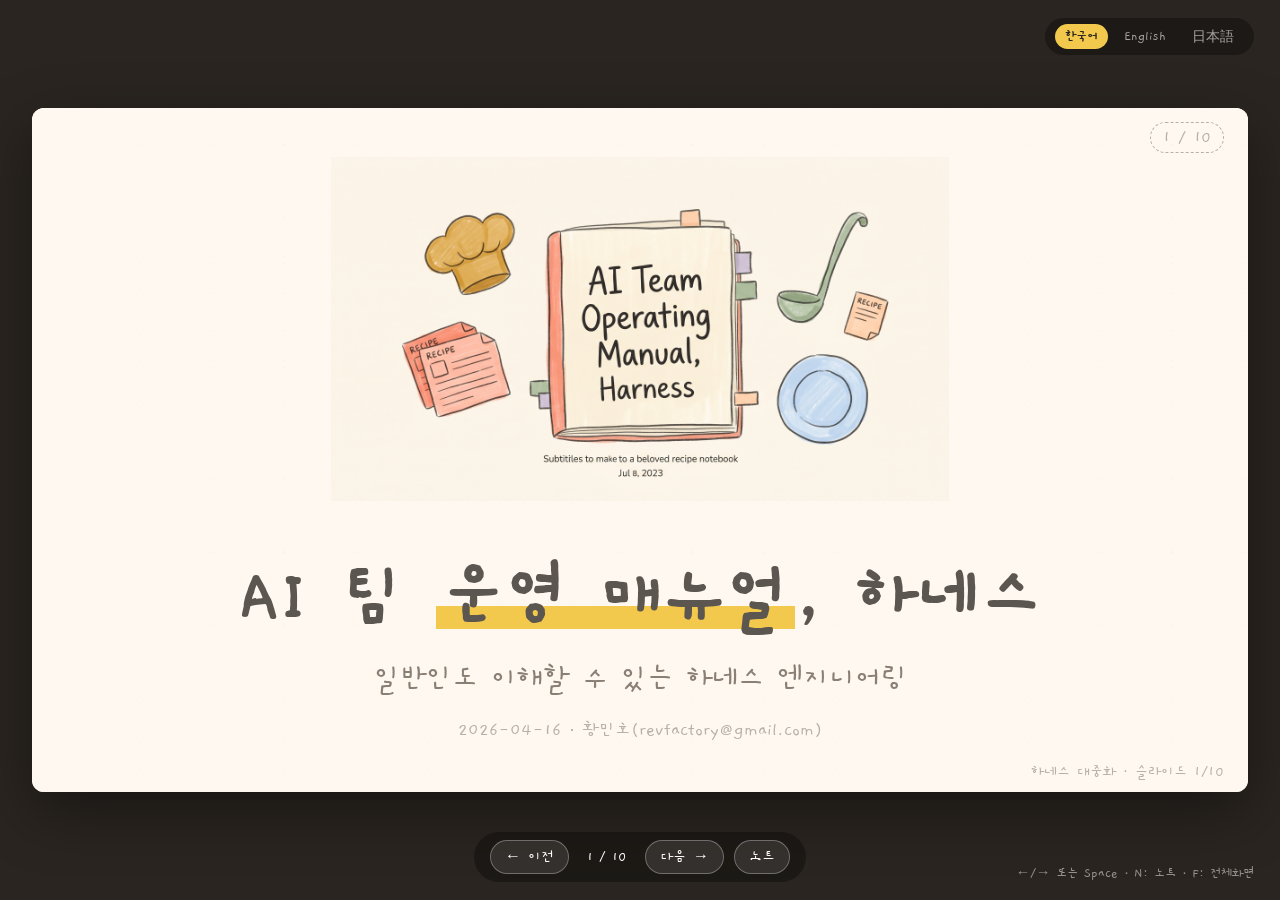
<file: index.html>
<!DOCTYPE html>
<html lang="ko">
<head>
<meta charset="UTF-8">
<meta name="viewport" content="width=device-width, initial-scale=1.0">
<title>하네스 대중화 슬라이드 — AI 팀 운영 매뉴얼, 하네스</title>
<style>
@import url('https://fonts.googleapis.com/css2?family=Gaegu:wght@400;700&family=Nanum+Pen+Script&family=Kalam:wght@400;700&family=Shippori+Mincho:wght@500&display=swap');
* { margin: 0; padding: 0; box-sizing: border-box; }
html, body {
  background: #2a2520;
  color: #5C5650;
  font-family: var(--deck-font), 'Gaegu', 'Nanum Pen Script', sans-serif;
  overflow: hidden;
  height: 100%;
}
html[lang="en"] { --deck-font: 'Kalam', 'Gaegu', sans-serif; }
html[lang="ja"] { --deck-font: 'Shippori Mincho', 'ヒラギノ角ゴシック W3', 'Gaegu', sans-serif; }
html[lang="ko"] { --deck-font: 'Gaegu', 'Nanum Pen Script', sans-serif; }
body {
  display: flex;
  align-items: center;
  justify-content: center;
  min-height: 100vh;
}
.deck {
  position: relative;
  width: 95vw;
  max-width: 1600px;
  aspect-ratio: 16 / 9;
  background: #FFF8F0;
  box-shadow: 0 20px 60px rgba(0,0,0,0.4);
  overflow: hidden;
  border-radius: 12px;
}
.slide {
  position: absolute;
  inset: 0;
  padding: 4% 5%;
  display: none;
  flex-direction: column;
  background: #FFF8F0;
}
.slide.active { display: flex; }
.slide::before {
  content: "";
  position: absolute;
  inset: 0;
  background-image:
    radial-gradient(rgba(184,176,168,0.05) 1px, transparent 1px),
    radial-gradient(rgba(184,176,168,0.03) 1px, transparent 1px);
  background-size: 24px 24px, 37px 37px;
  background-position: 0 0, 12px 19px;
  pointer-events: none;
}
.slide-content {
  position: relative;
  display: flex;
  gap: 3%;
  width: 100%;
  height: 100%;
  z-index: 1;
}
.slide-layout-center { flex-direction: column; align-items: center; justify-content: center; text-align: center; }
.slide-layout-image-text { flex-direction: row; align-items: center; }
.slide-layout-text-image { flex-direction: row-reverse; align-items: center; }
.slide-layout-full-image { flex-direction: column; align-items: center; justify-content: center; }
.illustration { flex: 1; display: flex; align-items: center; justify-content: center; overflow: hidden; }
.illustration img {
  max-width: 100%;
  max-height: 100%;
  object-fit: contain;
  filter: drop-shadow(2px 3px 0 rgba(184,176,168,0.3));
}
.slide-layout-full-image .illustration { flex: none; width: 80%; height: 70%; }
.text-area { flex: 1; padding: 0 2%; display: flex; flex-direction: column; justify-content: center; }
.text-area.center { text-align: center; align-items: center; }
h1 { font-size: 3.6rem; color: #5C5650; margin-bottom: 1rem; line-height: 1.2; }
h1 .mustard {
  background: linear-gradient(to bottom, transparent 62%, #F2C94C 62%, #F2C94C 92%, transparent 92%);
  padding: 0 6px;
}
h1 .coral { color: #F4A39C; }
.subtitle { font-size: 1.8rem; color: #8A7F75; margin-bottom: 1.2rem; }
.message {
  font-size: 1.6rem;
  color: #6B8962;
  font-weight: 700;
  margin-bottom: 1.5rem;
  padding: 0.6rem 1rem;
  background: rgba(168,197,160,0.18);
  border-left: 5px solid #A8C5A0;
  border-radius: 6px;
}
ul.bullets { list-style: none; padding: 0; margin: 0; }
ul.bullets li {
  font-size: 1.6rem;
  color: #5C5650;
  padding: 0.5rem 0 0.5rem 2.4rem;
  position: relative;
  line-height: 1.5;
}
ul.bullets li::before {
  content: "✦";
  position: absolute;
  left: 0.5rem;
  color: #F2C94C;
  font-size: 1.8rem;
}
.slide-layout-center h1 { font-size: 4.8rem; }
.slide-layout-center .subtitle { font-size: 2rem; }
.slide-meta {
  position: absolute;
  bottom: 1.5%;
  right: 2%;
  font-size: 1rem;
  color: #B8B0A8;
  z-index: 2;
}
.slide-num {
  position: absolute;
  top: 2%;
  right: 2%;
  font-size: 1.1rem;
  color: #B8B0A8;
  padding: 4px 12px;
  border: 1.5px dashed #B8B0A8;
  border-radius: 20px;
  z-index: 2;
}
.controls {
  position: fixed;
  bottom: 2vh;
  left: 50%;
  transform: translateX(-50%);
  display: flex;
  gap: 10px;
  background: rgba(0,0,0,0.3);
  padding: 8px 16px;
  border-radius: 30px;
  backdrop-filter: blur(6px);
  z-index: 100;
  color: #fff;
  font-size: 0.95rem;
}
.controls button {
  background: rgba(255,255,255,0.1);
  border: 1px solid rgba(255,255,255,0.3);
  color: #fff;
  padding: 6px 14px;
  border-radius: 20px;
  cursor: pointer;
  font-family: inherit;
  font-size: 1rem;
}
.controls button:hover { background: rgba(255,255,255,0.25); }
.counter { align-self: center; padding: 0 8px; }
.help {
  position: fixed;
  bottom: 2vh;
  right: 2vw;
  color: rgba(255,255,255,0.5);
  font-size: 0.9rem;
  z-index: 100;
}
.lang-switcher {
  position: fixed;
  top: 2vh;
  right: 2vw;
  display: flex;
  gap: 6px;
  background: rgba(0,0,0,0.3);
  padding: 6px 10px;
  border-radius: 20px;
  backdrop-filter: blur(6px);
  z-index: 100;
  font-size: 0.9rem;
}
.lang-switcher a {
  color: rgba(255,255,255,0.6);
  text-decoration: none;
  padding: 3px 10px;
  border-radius: 14px;
  transition: all 0.15s;
}
.lang-switcher a:hover { color: #fff; background: rgba(255,255,255,0.15); }
.lang-switcher a.active {
  color: #2a2520;
  background: #F2C94C;
  font-weight: 700;
}
.speaker-notes { display: none; }
body.notes-visible .speaker-notes {
  display: block;
  position: fixed;
  bottom: 8vh;
  left: 2vw;
  width: 30vw;
  max-height: 40vh;
  overflow: auto;
  background: rgba(255,253,247,0.95);
  border: 2px solid #A8C5A0;
  border-radius: 12px;
  padding: 16px;
  font-size: 0.95rem;
  color: #5C5650;
  line-height: 1.5;
  z-index: 99;
}
.speaker-notes h4 { color: #6B8962; margin-bottom: 8px; }
</style>
</head>
<body>
<div class="lang-switcher"><a href="index.html" class="active">한국어</a><a href="index_EN.html" class="">English</a><a href="index_JA.html" class="">日本語</a></div>
<div class="deck" id="deck">

  <section class="slide active" data-notes="안녕하세요. 오늘 약 10분간 하네스라는 개념에 대해 이야기하겠습니다. 이 발표의 목표는 하네스가 무엇인지 개념적으로 이해하는 것. 코딩을 배우거나 실습하는 자리가 아닙니다. 레시피를 읽는 시간입니다.">
    <span class="slide-num">1 / 10</span>
    <div class="slide-content slide-layout-center">
      <div class="illustration" style="height: 55%;">
        <img src="_workspace/visual/images/slide_01.png" alt="표지 일러스트">
      </div>
      <div class="text-area center" style="flex: none; margin-top: 2rem;">
        <h1>AI 팀 <span class="mustard">운영 매뉴얼</span>, 하네스</h1>
        <p class="subtitle">일반인도 이해할 수 있는 하네스 엔지니어링</p>
        <p style="color:#B8B0A8; font-size:1.2rem;">2026-04-16 · 황민호(revfactory@gmail.com)</p>
      </div>
    </div>
    <div class="slide-meta">하네스 대중화 · 슬라이드 1/10</div>
  </section>

  <section class="slide" data-notes="AI 챗봇에게 한 번에 너무 많은 일을 시키면 뒤죽박죽이 됩니다. AI가 멍청해서가 아니라, 사람도 혼자 코스 요리를 차릴 수 없듯이요. 그래서 여러 셰프, 여러 역할이 필요합니다.">
    <span class="slide-num">2 / 10</span>
    <div class="slide-content slide-layout-image-text">
      <div class="illustration"><img src="_workspace/visual/images/slide_02.png" alt="훅 일러스트"></div>
      <div class="text-area">
        <h1>AI 하나에게 <span class="coral">다 시키면</span>?</h1>
        <p class="message">혼자 코스 요리를 다 차리면 헤맨다.</p>
        <ul class="bullets">
          <li>&quot;기획서 검토하고 수정하고 보고서 만들어줘&quot;</li>
          <li>결과는? 뒤죽박죽</li>
          <li>우리도 혼자서 코스 요리를 다 차리지 않는다</li>
        </ul>
      </div>
    </div>
    <div class="slide-meta">하네스 대중화 · 슬라이드 2/10</div>
  </section>

  <section class="slide" data-notes="AI는 &#x27;한 대 쓰는 시대&#x27;에서 &#x27;팀으로 엮는 시대&#x27;로 바뀌고 있는데, 우리 개념은 챗봇 한 대에 멈춰 있습니다. 이 격차가 커지면 과신·불신이 생깁니다. 만들지 않더라도 읽을 수는 있어야 합니다.">
    <span class="slide-num">3 / 10</span>
    <div class="slide-content slide-layout-image-text">
      <div class="illustration"><img src="_workspace/visual/images/slide_03.png" alt="문제 정의 일러스트"></div>
      <div class="text-area">
        <h1>왜 지금 <span class="mustard">하네스 이해</span>가 필요한가</h1>
        <p class="message">AI는 팀으로 엮는 시대인데, 우리 개념은 챗봇 한 대에 멈춰 있다.</p>
        <ul class="bullets">
          <li>AI는 &quot;한 대 쓰는 시대&quot;에서 &quot;팀으로 엮는 시대&quot;로 변화</li>
          <li>만들지 않더라도, 읽을 수는 있어야 한다</li>
          <li>이해는 기초 리터러시 — 코딩 몰라도 된다</li>
        </ul>
      </div>
    </div>
    <div class="slide-meta">하네스 대중화 · 슬라이드 3/10</div>
  </section>

  <section class="slide" data-notes="호통치는 주방이 아니라 서로 &#x27;이 간 어때?&#x27;라고 코멘트하는 팀 주방입니다. 각 셰프는 역할이 있고, 헤드셰프가 조율합니다. 이 전체를 매일 잘 돌아가게 만드는 운영 매뉴얼이 바로 하네스입니다.">
    <span class="slide-num">4 / 10</span>
    <div class="slide-content slide-layout-image-text">
      <div class="illustration"><img src="_workspace/visual/images/slide_04.png" alt="팀 주방 일러스트"></div>
      <div class="text-area">
        <h1>호통치는 주방이 아닌, <span class="mustard">협업</span>하는 팀 주방</h1>
        <p class="message">하네스는 우리가 AI 팀에게 역할을 나눠주는 주방 운영 매뉴얼이다.</p>
        <ul class="bullets">
          <li>이건 독재 주방이 아니에요</li>
          <li>서로 &quot;이 간은 어때?&quot;라고 코멘트하는 팀</li>
          <li>이 주방의 운영 매뉴얼 = 하네스</li>
        </ul>
      </div>
    </div>
    <div class="slide-meta">하네스 대중화 · 슬라이드 4/10</div>
  </section>

  <section class="slide" data-notes="각 역할을 AI 용어로 이어봅니다. 에이전트 = AI 셰프, 오케스트레이터 = 헤드셰프, 스킬 = 레시피 카드, 하네스 = 운영 매뉴얼. 하네스는 사고파는 제품이 아니라 우리가 짜는 설계 방식입니다.">
    <span class="slide-num">5 / 10</span>
    <div class="slide-content slide-layout-image-text">
      <div class="illustration"><img src="_workspace/visual/images/slide_05.png" alt="개념 매핑 일러스트"></div>
      <div class="text-area">
        <h1>주방의 역할 = <span class="coral">AI의 역할</span></h1>
        <p class="message">에이전트 · 오케스트레이터 · 스킬 · 하네스가 어떤 주방 역할인지 안다.</p>
        <ul class="bullets">
          <li>에이전트 = AI 셰프 (역할을 맡은 AI)</li>
          <li>오케스트레이터 = 헤드셰프 (조율자)</li>
          <li>스킬 = 레시피 카드 / 하네스 = 운영 매뉴얼</li>
        </ul>
      </div>
    </div>
    <div class="slide-meta">하네스 대중화 · 슬라이드 5/10</div>
  </section>

  <section class="slide" data-notes="하네스 이해는 3단계로 나뉩니다. 입문 1~10분이면 한 문장으로 말할 수 있고, 중급 30분이면 흐름도를 그릴 수 있고, 심화 60~90분이면 10분 설명이 가능합니다. 첫 단계에서 멈춰도 됩니다.">
    <span class="slide-num">6 / 10</span>
    <div class="slide-content slide-layout-image-text">
      <div class="illustration"><img src="_workspace/visual/images/slide_06.png" alt="학습 경로 일러스트"></div>
      <div class="text-area">
        <h1><span class="mustard">3분</span>이면 감, <span class="mustard">30분</span>이면 그림, <span class="mustard">1시간</span>이면 설명</h1>
        <p class="message">3단계 학습 경로로 누구나 자기 속도에 맞게 이해할 수 있다.</p>
        <ul class="bullets">
          <li>입문 (1~10분): 하네스를 한 문장으로 말할 수 있다</li>
          <li>중급 (30분): 다섯 요소의 흐름도를 그릴 수 있다</li>
          <li>심화 (60~90분): 타인에게 10분간 설명할 수 있다</li>
        </ul>
      </div>
    </div>
    <div class="slide-meta">하네스 대중화 · 슬라이드 6/10</div>
  </section>

  <section class="slide" data-notes="가장 흔한 5가지 오해를 바로잡습니다. 1) 하네스는 제품이 아니라 설계 방식. 2) AI는 스스로 판단하는 게 아니라 설계 범위 안에서 선택. 3) 사람 없이 돌아가는 게 아니라 사람이 짜고 고친다. 4) 한 번 배우면 기억하는 게 아니라 매번 기억을 잃는다. 5) 코딩 몰라도 이해 가능.">
    <span class="slide-num">7 / 10</span>
    <div class="slide-content slide-layout-image-text">
      <div class="illustration"><img src="_workspace/visual/images/slide_07.png" alt="오개념 일러스트"></div>
      <div class="text-area">
        <h1>이건 <span class="coral">아니에요</span> — 흔한 오해 5가지</h1>
        <p class="message">가장 흔한 5가지 오해를 미리 바로잡는다.</p>
        <ul class="bullets">
          <li>✗ &quot;AI 제품이다&quot; → ✓ 설계 방식이다</li>
          <li>✗ &quot;AI가 스스로 판단&quot; → ✓ 설계된 범위 안에서 선택</li>
          <li>✗ &quot;사람 없이 돌아간다&quot; → ✓ 사람이 짜고 사람이 고친다</li>
        </ul>
      </div>
    </div>
    <div class="slide-meta">하네스 대중화 · 슬라이드 7/10</div>
  </section>

  <section class="slide" data-notes="김장, 이사, 소풍. 일상에도 하네스적 구조가 있습니다. 역할을 나누고, 누군가 조율하고, 매뉴얼이 있는 순간이요. 여러분의 일상에서도 비슷한 순간을 하나 찾아보세요.">
    <span class="slide-num">8 / 10</span>
    <div class="slide-content slide-layout-full-image">
      <div class="text-area center" style="flex: none; margin-bottom: 1rem;">
        <h1>일상에서 찾는 <span class="mustard">하네스적 순간</span></h1>
        <p class="message">내 일상에서 하네스적 순간을 찾을 수 있다.</p>
      </div>
      <div class="illustration"><img src="_workspace/visual/images/slide_08.png" alt="일상 장면"></div>
      <div class="text-area center" style="flex: none; margin-top: 1rem;">
        <ul class="bullets" style="display:flex; gap:2rem; justify-content:center; flex-wrap:wrap;">
          <li>김장: 절이기·양념·속 — 역할 분담</li>
          <li>이사: 포장·운반·배치 — 조율자</li>
          <li>소풍: 장보기·요리·자리 — 체크리스트</li>
        </ul>
      </div>
    </div>
    <div class="slide-meta">하네스 대중화 · 슬라이드 8/10</div>
  </section>

  <section class="slide" data-notes="세 문장으로 요약합니다. 1) 하네스는 AI 팀 운영 매뉴얼 — 제품이 아니라 설계 방식. 2) 사람이 짜고 AI가 실행한다 — 주어는 &#x27;우리&#x27;. 3) AI 셰프는 매번 기억을 잃는다 — 그래서 메모리 설계가 필요.">
    <span class="slide-num">9 / 10</span>
    <div class="slide-content slide-layout-image-text">
      <div class="illustration"><img src="_workspace/visual/images/slide_09.png" alt="핵심 정리 일러스트"></div>
      <div class="text-area">
        <h1><span class="mustard">세 문장</span>으로 기억하세요</h1>
        <p class="message">하네스의 본질을 세 문장과 자가 점검으로 다진다.</p>
        <ul class="bullets">
          <li>하네스는 AI 팀 운영 매뉴얼이다 — 제품이 아니라 설계 방식</li>
          <li>사람이 짜고, AI가 실행한다 — 주어는 항상 &quot;우리&quot;</li>
          <li>AI 셰프는 매번 기억을 잃는다 — 그래서 메모리 설계가 필요</li>
        </ul>
      </div>
    </div>
    <div class="slide-meta">하네스 대중화 · 슬라이드 9/10</div>
  </section>

  <section class="slide" data-notes="이해만으로 충분합니다. 오늘 10분을 함께하셨다면 입문 목표는 달성입니다. 더 알고 싶다면 중급 30분, 심화 90분 경로가 있습니다. 이해와 만들기는 다른 능력입니다. 감사합니다.">
    <span class="slide-num">10 / 10</span>
    <div class="slide-content slide-layout-image-text">
      <div class="illustration"><img src="_workspace/visual/images/slide_10.png" alt="다음 단계 일러스트"></div>
      <div class="text-area">
        <h1>더 알고 <span class="coral">싶다면</span></h1>
        <p class="message">이해 다음의 길이 열려 있다.</p>
        <ul class="bullets">
          <li>이해만으로 충분 — 오늘 여기까지가 입문 완료</li>
          <li>중급 30분 · 심화 90분 경로 준비됨</li>
          <li>만들기는 별도 경로 — 이해와 만들기는 다른 능력</li>
        </ul>
      </div>
    </div>
    <div class="slide-meta">하네스 대중화 · 슬라이드 10/10 · 감사합니다</div>
  </section>

</div>

<div class="speaker-notes">
  <h4>발표자 노트</h4>
  <p id="noteContent"></p>
</div>

<div class="controls">
  <button id="prevBtn">← 이전</button>
  <span class="counter"><span id="curNum">1</span> / 10</span>
  <button id="nextBtn">다음 →</button>
  <button id="notesBtn">노트</button>
</div>

<div class="help">←/→ 또는 Space · N: 노트 · F: 전체화면</div>

<script>
const slides = document.querySelectorAll('.slide');
let currentIndex = 0;
const curNum = document.getElementById('curNum');
const noteContent = document.getElementById('noteContent');

function show(idx) {
  slides.forEach((s, i) => s.classList.toggle('active', i === idx));
  curNum.textContent = idx + 1;
  noteContent.textContent = slides[idx].getAttribute('data-notes') || '';
  currentIndex = idx;
  history.replaceState(null, '', '#slide-' + (idx + 1));
}

function next() { if (currentIndex < slides.length - 1) show(currentIndex + 1); }
function prev() { if (currentIndex > 0) show(currentIndex - 1); }

document.getElementById('nextBtn').addEventListener('click', next);
document.getElementById('prevBtn').addEventListener('click', prev);
document.getElementById('notesBtn').addEventListener('click', () => {
  document.body.classList.toggle('notes-visible');
});

document.addEventListener('keydown', (e) => {
  if (e.key === 'ArrowRight' || e.key === ' ' || e.key === 'PageDown') { next(); e.preventDefault(); }
  else if (e.key === 'ArrowLeft' || e.key === 'PageUp') { prev(); e.preventDefault(); }
  else if (e.key === 'Home') show(0);
  else if (e.key === 'End') show(slides.length - 1);
  else if (e.key === 'n' || e.key === 'N') document.body.classList.toggle('notes-visible');
  else if (e.key === 'f' || e.key === 'F') {
    if (!document.fullscreenElement) document.documentElement.requestFullscreen();
    else document.exitFullscreen();
  }
});

const m = location.hash.match(/#slide-(\d+)/);
if (m) { const i = parseInt(m[1]) - 1; if (i >= 0 && i < slides.length) show(i); }
else show(0);
</script>
</body>
</html>
</file>
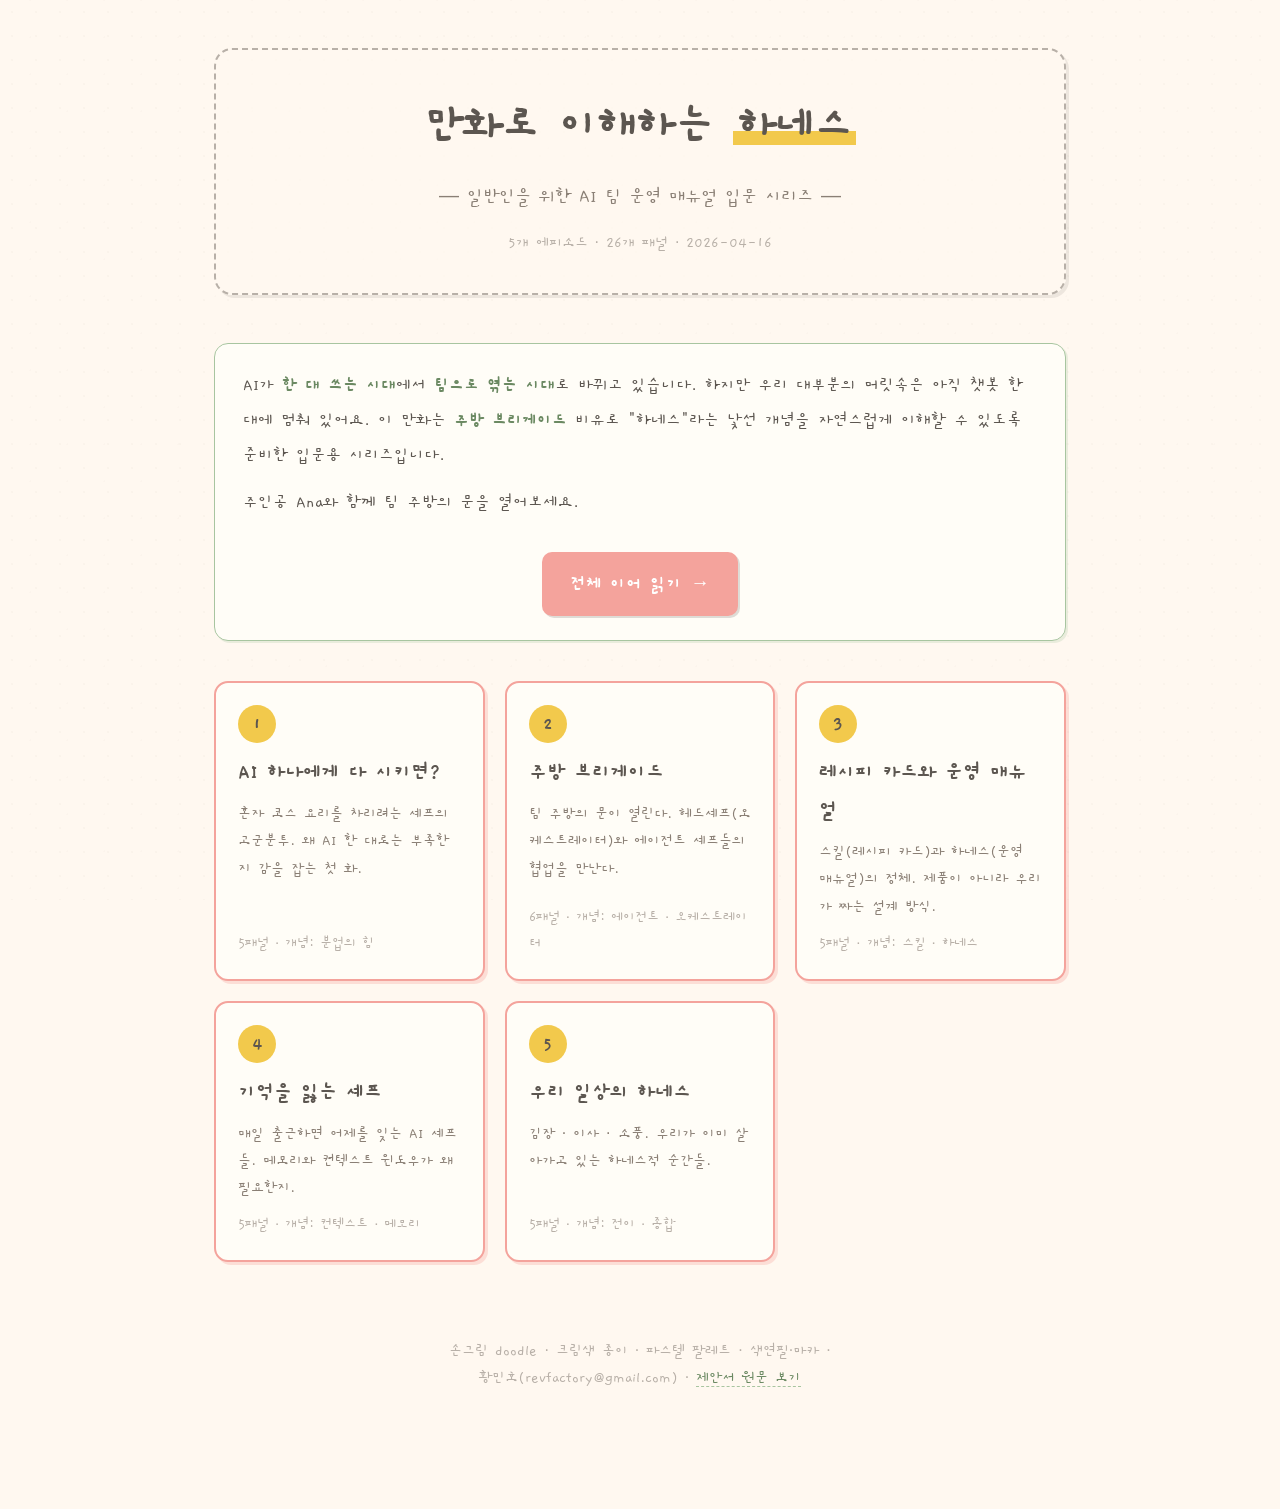
<file: 만화_하네스이해/index.html>
<!DOCTYPE html>
<html lang="ko">
<head>
<meta charset="UTF-8">
<meta name="viewport" content="width=device-width, initial-scale=1.0">
<title>만화로 이해하는 하네스 — 일반인을 위한 하네스 대중화 시리즈</title>
<style>
  @import url('https://fonts.googleapis.com/css2?family=Gaegu:wght@400;700&family=Nanum+Pen+Script&display=swap');
  * { margin: 0; padding: 0; box-sizing: border-box; }
  html, body {
    background: #FFF8F0;
    color: #5C5650;
    font-family: 'Gaegu', 'Nanum Pen Script', sans-serif;
    line-height: 1.7;
    min-height: 100%;
  }
  body::before {
    content: "";
    position: fixed; inset: 0;
    background-image:
      radial-gradient(rgba(184,176,168,0.06) 1px, transparent 1px),
      radial-gradient(rgba(184,176,168,0.04) 1px, transparent 1px);
    background-size: 24px 24px, 37px 37px;
    background-position: 0 0, 12px 19px;
    pointer-events: none;
    z-index: 0;
  }
  .wrap {
    max-width: 900px;
    margin: 0 auto;
    padding: 48px 24px 96px;
    position: relative;
    z-index: 1;
  }
  header {
    text-align: center;
    margin-bottom: 48px;
    padding: 36px 24px;
    background: rgba(255,248,240,0.7);
    border: 2px dashed #B8B0A8;
    border-radius: 18px;
    box-shadow: 3px 3px 0 rgba(184,176,168,0.25);
  }
  h1 {
    font-size: clamp(2rem, 5vw, 3rem);
    color: #5C5650;
    margin-bottom: 12px;
    letter-spacing: -0.5px;
  }
  h1 .accent {
    background: linear-gradient(to bottom, transparent 60%, #F2C94C 60%, #F2C94C 90%, transparent 90%);
    padding: 0 4px;
  }
  .subtitle {
    font-size: 1.25rem;
    color: #8A7F75;
    margin-bottom: 16px;
  }
  .meta {
    font-size: 1rem;
    color: #B8B0A8;
  }

  .intro {
    background: #FFFDF7;
    border: 1.5px solid #A8C5A0;
    border-radius: 14px;
    padding: 24px 28px;
    margin-bottom: 40px;
    font-size: 1.15rem;
    line-height: 1.9;
    box-shadow: 2px 2px 0 rgba(168,197,160,0.25);
  }
  .intro strong { color: #6B8962; }

  .episodes {
    display: grid;
    gap: 20px;
    grid-template-columns: repeat(auto-fit, minmax(260px, 1fr));
  }
  .ep-card {
    background: #FFFDF7;
    border: 2px solid #F4A39C;
    border-radius: 14px;
    padding: 22px;
    text-decoration: none;
    color: inherit;
    transition: all 0.2s ease;
    box-shadow: 3px 3px 0 rgba(244,163,156,0.3);
    display: flex;
    flex-direction: column;
    gap: 10px;
  }
  .ep-card:hover {
    transform: translate(-2px, -2px);
    box-shadow: 5px 5px 0 rgba(244,163,156,0.5);
  }
  .ep-card .num {
    display: inline-block;
    width: 38px; height: 38px;
    background: #F2C94C;
    border-radius: 50%;
    text-align: center;
    line-height: 38px;
    font-weight: 700;
    color: #5C5650;
    font-size: 1.2rem;
  }
  .ep-card h2 {
    font-size: 1.4rem;
    color: #5C5650;
  }
  .ep-card .ep-desc {
    color: #8A7F75;
    font-size: 1rem;
  }
  .ep-card .ep-panels {
    color: #B8B0A8;
    font-size: 0.95rem;
    margin-top: auto;
  }

  .footer {
    margin-top: 56px;
    text-align: center;
    color: #B8B0A8;
    font-size: 1rem;
    padding: 20px;
  }
  .footer a { color: #6B8962; text-decoration: none; border-bottom: 1.5px dashed #A8C5A0; }

  .full-read {
    display: inline-block;
    margin-top: 12px;
    padding: 14px 28px;
    background: #F4A39C;
    color: #fff;
    border-radius: 10px;
    text-decoration: none;
    font-weight: 700;
    font-size: 1.2rem;
    box-shadow: 2px 2px 0 rgba(92,86,80,0.2);
    transition: all 0.2s ease;
  }
  .full-read:hover {
    transform: translate(-1px, -1px);
    box-shadow: 3px 3px 0 rgba(92,86,80,0.3);
  }

  @media (max-width: 520px) {
    .wrap { padding: 24px 12px 72px; }
    header { padding: 24px 16px; }
    .intro { padding: 18px 18px; font-size: 1.05rem; }
  }
</style>
</head>
<body>
<div class="wrap">
  <header>
    <h1>만화로 이해하는 <span class="accent">하네스</span></h1>
    <p class="subtitle">— 일반인을 위한 AI 팀 운영 매뉴얼 입문 시리즈 —</p>
    <p class="meta">5개 에피소드 · 26개 패널 · 2026-04-16</p>
  </header>

  <section class="intro">
    <p>AI가 <strong>한 대 쓰는 시대</strong>에서 <strong>팀으로 엮는 시대</strong>로 바뀌고 있습니다. 하지만 우리 대부분의 머릿속은 아직 챗봇 한 대에 멈춰 있어요. 이 만화는 <strong>주방 브리게이드</strong> 비유로 "하네스"라는 낯선 개념을 자연스럽게 이해할 수 있도록 준비한 입문용 시리즈입니다.</p>
    <p style="margin-top:12px;">주인공 Ana와 함께 팀 주방의 문을 열어보세요.</p>
    <p style="text-align:center;margin-top:20px;">
      <a class="full-read" href="all.html">전체 이어 읽기 →</a>
    </p>
  </section>

  <div class="episodes">
    <a class="ep-card" href="ep1.html">
      <span class="num">1</span>
      <h2>AI 하나에게 다 시키면?</h2>
      <p class="ep-desc">혼자 코스 요리를 차리려는 셰프의 고군분투. 왜 AI 한 대로는 부족한지 감을 잡는 첫 화.</p>
      <p class="ep-panels">5패널 · 개념: 분업의 힘</p>
    </a>
    <a class="ep-card" href="ep2.html">
      <span class="num">2</span>
      <h2>주방 브리게이드</h2>
      <p class="ep-desc">팀 주방의 문이 열린다. 헤드셰프(오케스트레이터)와 에이전트 셰프들의 협업을 만난다.</p>
      <p class="ep-panels">6패널 · 개념: 에이전트 · 오케스트레이터</p>
    </a>
    <a class="ep-card" href="ep3.html">
      <span class="num">3</span>
      <h2>레시피 카드와 운영 매뉴얼</h2>
      <p class="ep-desc">스킬(레시피 카드)과 하네스(운영 매뉴얼)의 정체. 제품이 아니라 우리가 짜는 설계 방식.</p>
      <p class="ep-panels">5패널 · 개념: 스킬 · 하네스</p>
    </a>
    <a class="ep-card" href="ep4.html">
      <span class="num">4</span>
      <h2>기억을 잃는 셰프</h2>
      <p class="ep-desc">매일 출근하면 어제를 잊는 AI 셰프들. 메모리와 컨텍스트 윈도우가 왜 필요한지.</p>
      <p class="ep-panels">5패널 · 개념: 컨텍스트 · 메모리</p>
    </a>
    <a class="ep-card" href="ep5.html">
      <span class="num">5</span>
      <h2>우리 일상의 하네스</h2>
      <p class="ep-desc">김장 · 이사 · 소풍. 우리가 이미 살아가고 있는 하네스적 순간들.</p>
      <p class="ep-panels">5패널 · 개념: 전이 · 종합</p>
    </a>
  </div>

  <p class="footer">
    손그림 doodle · 크림색 종이 · 파스텔 팔레트 · 색연필·마카 · <br>
    황민호(revfactory@gmail.com) · <a href="../하네스_대중화_제안서.md">제안서 원문 보기</a>
  </p>
</div>
</body>
</html>
</file>
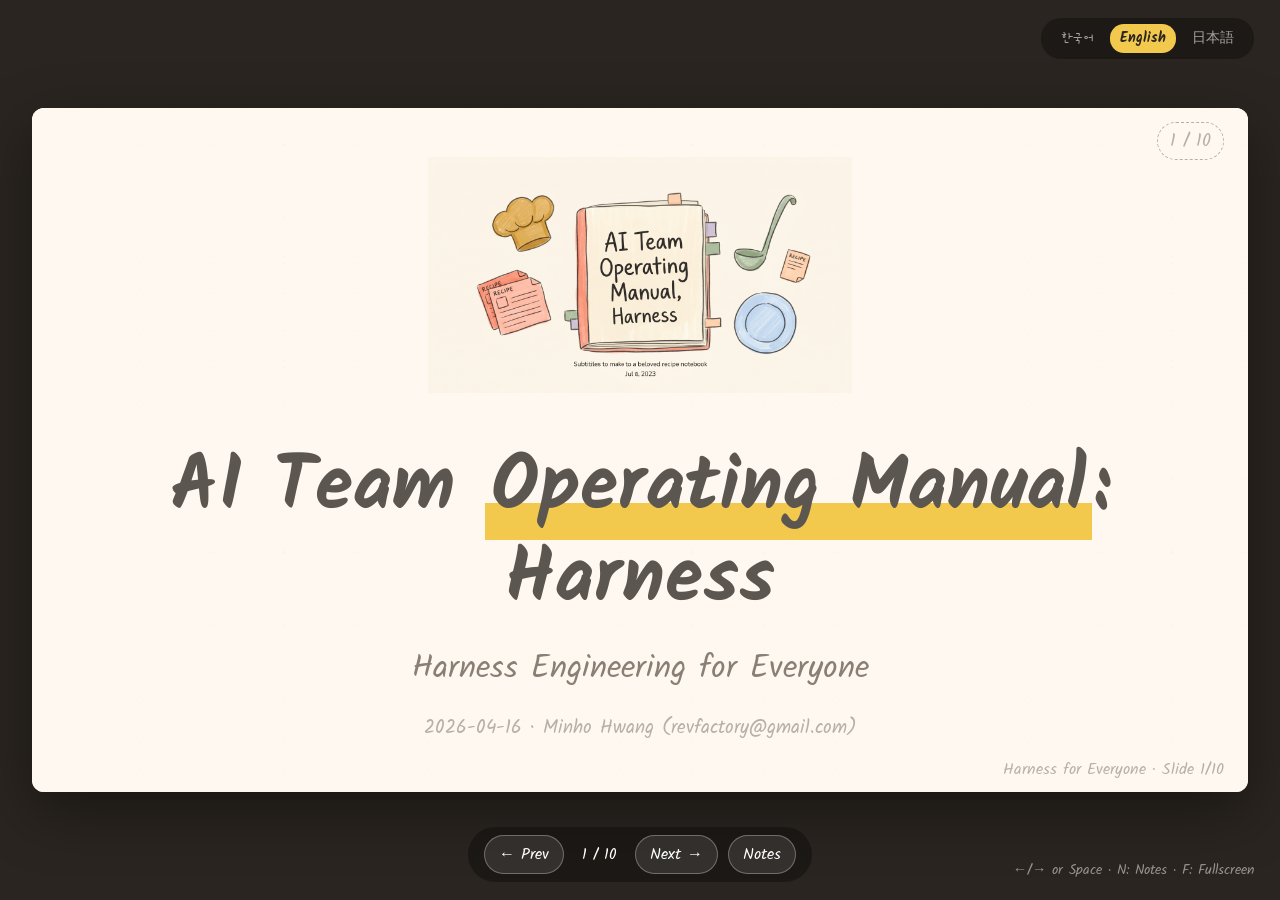
<file: index_EN.html>
<!DOCTYPE html>
<html lang="en">
<head>
<meta charset="UTF-8">
<meta name="viewport" content="width=device-width, initial-scale=1.0">
<title>Harness for Everyone — AI Team Operating Manual</title>
<style>
@import url('https://fonts.googleapis.com/css2?family=Gaegu:wght@400;700&family=Nanum+Pen+Script&family=Kalam:wght@400;700&family=Shippori+Mincho:wght@500&display=swap');
* { margin: 0; padding: 0; box-sizing: border-box; }
html, body {
  background: #2a2520;
  color: #5C5650;
  font-family: var(--deck-font), 'Gaegu', 'Nanum Pen Script', sans-serif;
  overflow: hidden;
  height: 100%;
}
html[lang="en"] { --deck-font: 'Kalam', 'Gaegu', sans-serif; }
html[lang="ja"] { --deck-font: 'Shippori Mincho', 'ヒラギノ角ゴシック W3', 'Gaegu', sans-serif; }
html[lang="ko"] { --deck-font: 'Gaegu', 'Nanum Pen Script', sans-serif; }
body {
  display: flex;
  align-items: center;
  justify-content: center;
  min-height: 100vh;
}
.deck {
  position: relative;
  width: 95vw;
  max-width: 1600px;
  aspect-ratio: 16 / 9;
  background: #FFF8F0;
  box-shadow: 0 20px 60px rgba(0,0,0,0.4);
  overflow: hidden;
  border-radius: 12px;
}
.slide {
  position: absolute;
  inset: 0;
  padding: 4% 5%;
  display: none;
  flex-direction: column;
  background: #FFF8F0;
}
.slide.active { display: flex; }
.slide::before {
  content: "";
  position: absolute;
  inset: 0;
  background-image:
    radial-gradient(rgba(184,176,168,0.05) 1px, transparent 1px),
    radial-gradient(rgba(184,176,168,0.03) 1px, transparent 1px);
  background-size: 24px 24px, 37px 37px;
  background-position: 0 0, 12px 19px;
  pointer-events: none;
}
.slide-content {
  position: relative;
  display: flex;
  gap: 3%;
  width: 100%;
  height: 100%;
  z-index: 1;
}
.slide-layout-center { flex-direction: column; align-items: center; justify-content: center; text-align: center; }
.slide-layout-image-text { flex-direction: row; align-items: center; }
.slide-layout-text-image { flex-direction: row-reverse; align-items: center; }
.slide-layout-full-image { flex-direction: column; align-items: center; justify-content: center; }
.illustration { flex: 1; display: flex; align-items: center; justify-content: center; overflow: hidden; }
.illustration img {
  max-width: 100%;
  max-height: 100%;
  object-fit: contain;
  filter: drop-shadow(2px 3px 0 rgba(184,176,168,0.3));
}
.slide-layout-full-image .illustration { flex: none; width: 80%; height: 70%; }
.text-area { flex: 1; padding: 0 2%; display: flex; flex-direction: column; justify-content: center; }
.text-area.center { text-align: center; align-items: center; }
h1 { font-size: 3.6rem; color: #5C5650; margin-bottom: 1rem; line-height: 1.2; }
h1 .mustard {
  background: linear-gradient(to bottom, transparent 62%, #F2C94C 62%, #F2C94C 92%, transparent 92%);
  padding: 0 6px;
}
h1 .coral { color: #F4A39C; }
.subtitle { font-size: 1.8rem; color: #8A7F75; margin-bottom: 1.2rem; }
.message {
  font-size: 1.6rem;
  color: #6B8962;
  font-weight: 700;
  margin-bottom: 1.5rem;
  padding: 0.6rem 1rem;
  background: rgba(168,197,160,0.18);
  border-left: 5px solid #A8C5A0;
  border-radius: 6px;
}
ul.bullets { list-style: none; padding: 0; margin: 0; }
ul.bullets li {
  font-size: 1.6rem;
  color: #5C5650;
  padding: 0.5rem 0 0.5rem 2.4rem;
  position: relative;
  line-height: 1.5;
}
ul.bullets li::before {
  content: "✦";
  position: absolute;
  left: 0.5rem;
  color: #F2C94C;
  font-size: 1.8rem;
}
.slide-layout-center h1 { font-size: 4.8rem; }
.slide-layout-center .subtitle { font-size: 2rem; }
.slide-meta {
  position: absolute;
  bottom: 1.5%;
  right: 2%;
  font-size: 1rem;
  color: #B8B0A8;
  z-index: 2;
}
.slide-num {
  position: absolute;
  top: 2%;
  right: 2%;
  font-size: 1.1rem;
  color: #B8B0A8;
  padding: 4px 12px;
  border: 1.5px dashed #B8B0A8;
  border-radius: 20px;
  z-index: 2;
}
.controls {
  position: fixed;
  bottom: 2vh;
  left: 50%;
  transform: translateX(-50%);
  display: flex;
  gap: 10px;
  background: rgba(0,0,0,0.3);
  padding: 8px 16px;
  border-radius: 30px;
  backdrop-filter: blur(6px);
  z-index: 100;
  color: #fff;
  font-size: 0.95rem;
}
.controls button {
  background: rgba(255,255,255,0.1);
  border: 1px solid rgba(255,255,255,0.3);
  color: #fff;
  padding: 6px 14px;
  border-radius: 20px;
  cursor: pointer;
  font-family: inherit;
  font-size: 1rem;
}
.controls button:hover { background: rgba(255,255,255,0.25); }
.counter { align-self: center; padding: 0 8px; }
.help {
  position: fixed;
  bottom: 2vh;
  right: 2vw;
  color: rgba(255,255,255,0.5);
  font-size: 0.9rem;
  z-index: 100;
}
.lang-switcher {
  position: fixed;
  top: 2vh;
  right: 2vw;
  display: flex;
  gap: 6px;
  background: rgba(0,0,0,0.3);
  padding: 6px 10px;
  border-radius: 20px;
  backdrop-filter: blur(6px);
  z-index: 100;
  font-size: 0.9rem;
}
.lang-switcher a {
  color: rgba(255,255,255,0.6);
  text-decoration: none;
  padding: 3px 10px;
  border-radius: 14px;
  transition: all 0.15s;
}
.lang-switcher a:hover { color: #fff; background: rgba(255,255,255,0.15); }
.lang-switcher a.active {
  color: #2a2520;
  background: #F2C94C;
  font-weight: 700;
}
.speaker-notes { display: none; }
body.notes-visible .speaker-notes {
  display: block;
  position: fixed;
  bottom: 8vh;
  left: 2vw;
  width: 30vw;
  max-height: 40vh;
  overflow: auto;
  background: rgba(255,253,247,0.95);
  border: 2px solid #A8C5A0;
  border-radius: 12px;
  padding: 16px;
  font-size: 0.95rem;
  color: #5C5650;
  line-height: 1.5;
  z-index: 99;
}
.speaker-notes h4 { color: #6B8962; margin-bottom: 8px; }
</style>
</head>
<body>
<div class="lang-switcher"><a href="index.html" class="">한국어</a><a href="index_EN.html" class="active">English</a><a href="index_JA.html" class="">日本語</a></div>
<div class="deck" id="deck">

  <section class="slide active" data-notes="Hello. For about 10 minutes today, we&#x27;ll talk about the concept of &#x27;Harness.&#x27; The goal isn&#x27;t to learn coding — it&#x27;s to understand what a Harness is, conceptually. Today is about reading the recipe, not becoming the chef.">
    <span class="slide-num">1 / 10</span>
    <div class="slide-content slide-layout-center">
      <div class="illustration" style="height: 55%;">
        <img src="_workspace/visual/images/slide_01.png" alt="Cover illustration">
      </div>
      <div class="text-area center" style="flex: none; margin-top: 2rem;">
        <h1>AI Team <span class="mustard">Operating Manual</span>: Harness</h1>
        <p class="subtitle">Harness Engineering for Everyone</p>
        <p style="color:#B8B0A8; font-size:1.2rem;">2026-04-16 · Minho Hwang (revfactory@gmail.com)</p>
      </div>
    </div>
    <div class="slide-meta">Harness for Everyone · Slide 1/10</div>
  </section>

  <section class="slide" data-notes="Hand a chatbot too many things at once and it gets jumbled — not because AI is stupid, but because even we don&#x27;t plate a full course alone. That&#x27;s why multiple chefs, multiple roles, are needed.">
    <span class="slide-num">2 / 10</span>
    <div class="slide-content slide-layout-image-text">
      <div class="illustration"><img src="_workspace/visual/images/slide_02.png" alt="Hook illustration"></div>
      <div class="text-area">
        <h1>What if one AI <span class="coral">does it all</span>?</h1>
        <p class="message">A lone chef trying to plate a full course will flounder.</p>
        <ul class="bullets">
          <li>&quot;Review the proposal, revise it, and write the report too.&quot;</li>
          <li>The result? A jumbled mess.</li>
          <li>We don&#x27;t cook a full course alone, either.</li>
        </ul>
      </div>
    </div>
    <div class="slide-meta">Harness for Everyone · Slide 2/10</div>
  </section>

  <section class="slide" data-notes="AI is shifting from &#x27;using one&#x27; to &#x27;weaving a team,&#x27; but our mental model still stops at one chatbot. When that gap widens, we get overconfidence and mistrust. You don&#x27;t have to build Harnesses — but you should be able to read them.">
    <span class="slide-num">3 / 10</span>
    <div class="slide-content slide-layout-image-text">
      <div class="illustration"><img src="_workspace/visual/images/slide_03.png" alt="Problem illustration"></div>
      <div class="text-area">
        <h1>Why <span class="mustard">understanding Harness</span> matters now</h1>
        <p class="message">AI is becoming a team, but our vocabulary is still stuck on &quot;just one chatbot.&quot;</p>
        <ul class="bullets">
          <li>AI is shifting from &quot;using one&quot; to &quot;weaving a team&quot;</li>
          <li>Even if you don&#x27;t build one, you should be able to read one</li>
          <li>Understanding is basic literacy — no coding required</li>
        </ul>
      </div>
    </div>
    <div class="slide-meta">Harness for Everyone · Slide 3/10</div>
  </section>

  <section class="slide" data-notes="Not a kitchen of shouting orders, but a team kitchen where chefs comment &#x27;how&#x27;s the seasoning?&#x27; Each chef has a role; the head chef coordinates. The operating manual that keeps it running day after day — that&#x27;s Harness.">
    <span class="slide-num">4 / 10</span>
    <div class="slide-content slide-layout-image-text">
      <div class="illustration"><img src="_workspace/visual/images/slide_04.png" alt="Team kitchen illustration"></div>
      <div class="text-area">
        <h1>Not a dictatorial kitchen — a <span class="mustard">collaborative</span> team kitchen</h1>
        <p class="message">Harness is the kitchen operating manual we write to divide roles among AI chefs.</p>
        <ul class="bullets">
          <li>This isn&#x27;t a dictatorial kitchen</li>
          <li>Chefs say &quot;how&#x27;s the seasoning?&quot; to each other</li>
          <li>This kitchen&#x27;s operating manual = Harness</li>
        </ul>
      </div>
    </div>
    <div class="slide-meta">Harness for Everyone · Slide 4/10</div>
  </section>

  <section class="slide" data-notes="Now we map each role to its AI term. Agent = AI chef. Orchestrator = head chef. Skill = recipe card. Harness = operating manual. A Harness isn&#x27;t a product you buy — it&#x27;s a design we craft.">
    <span class="slide-num">5 / 10</span>
    <div class="slide-content slide-layout-image-text">
      <div class="illustration"><img src="_workspace/visual/images/slide_05.png" alt="Concept mapping illustration"></div>
      <div class="text-area">
        <h1>Kitchen roles = <span class="coral">AI roles</span></h1>
        <p class="message">Know which kitchen role each term — Agent, Orchestrator, Skill, Harness — maps to.</p>
        <ul class="bullets">
          <li>Agent = AI chef (an AI with a role)</li>
          <li>Orchestrator = head chef (coordinator)</li>
          <li>Skill = recipe card / Harness = operating manual</li>
        </ul>
      </div>
    </div>
    <div class="slide-meta">Harness for Everyone · Slide 5/10</div>
  </section>

  <section class="slide" data-notes="Understanding Harness has three stages. Beginner (1–10 min): one sentence. Intermediate (30 min): draw the flow. Advanced (60–90 min): explain for 10 minutes. Stopping at stage one is perfectly fine.">
    <span class="slide-num">6 / 10</span>
    <div class="slide-content slide-layout-image-text">
      <div class="illustration"><img src="_workspace/visual/images/slide_06.png" alt="Learning path illustration"></div>
      <div class="text-area">
        <h1><span class="mustard">3 min</span> for a feel, <span class="mustard">30 min</span> for the picture, <span class="mustard">1 hour</span> to explain</h1>
        <p class="message">A three-stage path — anyone can grasp it at their own pace.</p>
        <ul class="bullets">
          <li>Beginner (1–10 min): Say Harness in one sentence</li>
          <li>Intermediate (30 min): Draw the flow of five parts</li>
          <li>Advanced (60–90 min): Explain it to someone for 10 min</li>
        </ul>
      </div>
    </div>
    <div class="slide-meta">Harness for Everyone · Slide 6/10</div>
  </section>

  <section class="slide" data-notes="Five common misunderstandings. 1) Harness isn&#x27;t a product — it&#x27;s a design. 2) AI doesn&#x27;t decide on its own — it picks within a scope. 3) It doesn&#x27;t run without humans — we write and maintain it. 4) It doesn&#x27;t learn permanently — it forgets each session. 5) No coding needed to understand it.">
    <span class="slide-num">7 / 10</span>
    <div class="slide-content slide-layout-image-text">
      <div class="illustration"><img src="_workspace/visual/images/slide_07.png" alt="Misconceptions illustration"></div>
      <div class="text-area">
        <h1>Not this — <span class="coral">5 common myths</span></h1>
        <p class="message">Clear up the five most common misconceptions up front.</p>
        <ul class="bullets">
          <li>✗ &quot;It&#x27;s an AI product&quot; → ✓ It&#x27;s a design approach</li>
          <li>✗ &quot;AI decides on its own&quot; → ✓ It chooses within a designed scope</li>
          <li>✗ &quot;It runs without humans&quot; → ✓ Humans write and fix it</li>
        </ul>
      </div>
    </div>
    <div class="slide-meta">Harness for Everyone · Slide 7/10</div>
  </section>

  <section class="slide" data-notes="Kimjang, moving, a picnic — everyday life already has harness-like structures. Dividing roles, coordinating, following a plan. Try to find a moment like that in your own week.">
    <span class="slide-num">8 / 10</span>
    <div class="slide-content slide-layout-full-image">
      <div class="text-area center" style="flex: none; margin-bottom: 1rem;">
        <h1><span class="mustard">Harness moments</span> in everyday life</h1>
        <p class="message">You can spot a harness-like moment in your own everyday life.</p>
      </div>
      <div class="illustration"><img src="_workspace/visual/images/slide_08.png" alt="Daily life scene"></div>
      <div class="text-area center" style="flex: none; margin-top: 1rem;">
        <ul class="bullets" style="display:flex; gap:2rem; justify-content:center; flex-wrap:wrap;">
          <li>Kimjang: salting · seasoning · stuffing — role split</li>
          <li>Moving: packing · carrying · placing — coordinator</li>
          <li>Picnic: shopping · cooking · seating — checklist</li>
        </ul>
      </div>
    </div>
    <div class="slide-meta">Harness for Everyone · Slide 8/10</div>
  </section>

  <section class="slide" data-notes="Three sentences to carry away. 1) Harness is the AI team operating manual — not a product, but a design. 2) Humans write, AI runs — the subject is always &#x27;we.&#x27; 3) AI chefs forget each time — which is why memory design matters.">
    <span class="slide-num">9 / 10</span>
    <div class="slide-content slide-layout-image-text">
      <div class="illustration"><img src="_workspace/visual/images/slide_09.png" alt="Key summary illustration"></div>
      <div class="text-area">
        <h1>Remember it in <span class="mustard">three sentences</span></h1>
        <p class="message">Lock in the essence of Harness with three sentences and a self-check.</p>
        <ul class="bullets">
          <li>Harness is the AI team operating manual — not a product, a design</li>
          <li>Humans write, AI runs — the subject is always &quot;we&quot;</li>
          <li>AI chefs forget each time — so memory design matters</li>
        </ul>
      </div>
    </div>
    <div class="slide-meta">Harness for Everyone · Slide 9/10</div>
  </section>

  <section class="slide" data-notes="Understanding alone is enough. If you stayed 10 minutes with us, the beginner goal is done. Want more? 30-minute intermediate and 90-minute advanced paths await. Understanding and building are different skills. Thank you.">
    <span class="slide-num">10 / 10</span>
    <div class="slide-content slide-layout-image-text">
      <div class="illustration"><img src="_workspace/visual/images/slide_10.png" alt="Next steps illustration"></div>
      <div class="text-area">
        <h1>If you want to <span class="coral">go further</span></h1>
        <p class="message">A path opens beyond understanding.</p>
        <ul class="bullets">
          <li>Understanding is enough — today completes the beginner goal</li>
          <li>Intermediate (30 min) and advanced (90 min) paths are ready</li>
          <li>Building is a separate track — different skill from understanding</li>
        </ul>
      </div>
    </div>
    <div class="slide-meta">Harness for Everyone · Slide 10/10 · Thank you</div>
  </section>

</div>

<div class="speaker-notes">
  <h4>Speaker Notes</h4>
  <p id="noteContent"></p>
</div>

<div class="controls">
  <button id="prevBtn">← Prev</button>
  <span class="counter"><span id="curNum">1</span> / 10</span>
  <button id="nextBtn">Next →</button>
  <button id="notesBtn">Notes</button>
</div>

<div class="help">←/→ or Space · N: Notes · F: Fullscreen</div>

<script>
const slides = document.querySelectorAll('.slide');
let currentIndex = 0;
const curNum = document.getElementById('curNum');
const noteContent = document.getElementById('noteContent');

function show(idx) {
  slides.forEach((s, i) => s.classList.toggle('active', i === idx));
  curNum.textContent = idx + 1;
  noteContent.textContent = slides[idx].getAttribute('data-notes') || '';
  currentIndex = idx;
  history.replaceState(null, '', '#slide-' + (idx + 1));
}

function next() { if (currentIndex < slides.length - 1) show(currentIndex + 1); }
function prev() { if (currentIndex > 0) show(currentIndex - 1); }

document.getElementById('nextBtn').addEventListener('click', next);
document.getElementById('prevBtn').addEventListener('click', prev);
document.getElementById('notesBtn').addEventListener('click', () => {
  document.body.classList.toggle('notes-visible');
});

document.addEventListener('keydown', (e) => {
  if (e.key === 'ArrowRight' || e.key === ' ' || e.key === 'PageDown') { next(); e.preventDefault(); }
  else if (e.key === 'ArrowLeft' || e.key === 'PageUp') { prev(); e.preventDefault(); }
  else if (e.key === 'Home') show(0);
  else if (e.key === 'End') show(slides.length - 1);
  else if (e.key === 'n' || e.key === 'N') document.body.classList.toggle('notes-visible');
  else if (e.key === 'f' || e.key === 'F') {
    if (!document.fullscreenElement) document.documentElement.requestFullscreen();
    else document.exitFullscreen();
  }
});

const m = location.hash.match(/#slide-(\d+)/);
if (m) { const i = parseInt(m[1]) - 1; if (i >= 0 && i < slides.length) show(i); }
else show(0);
</script>
</body>
</html>
</file>
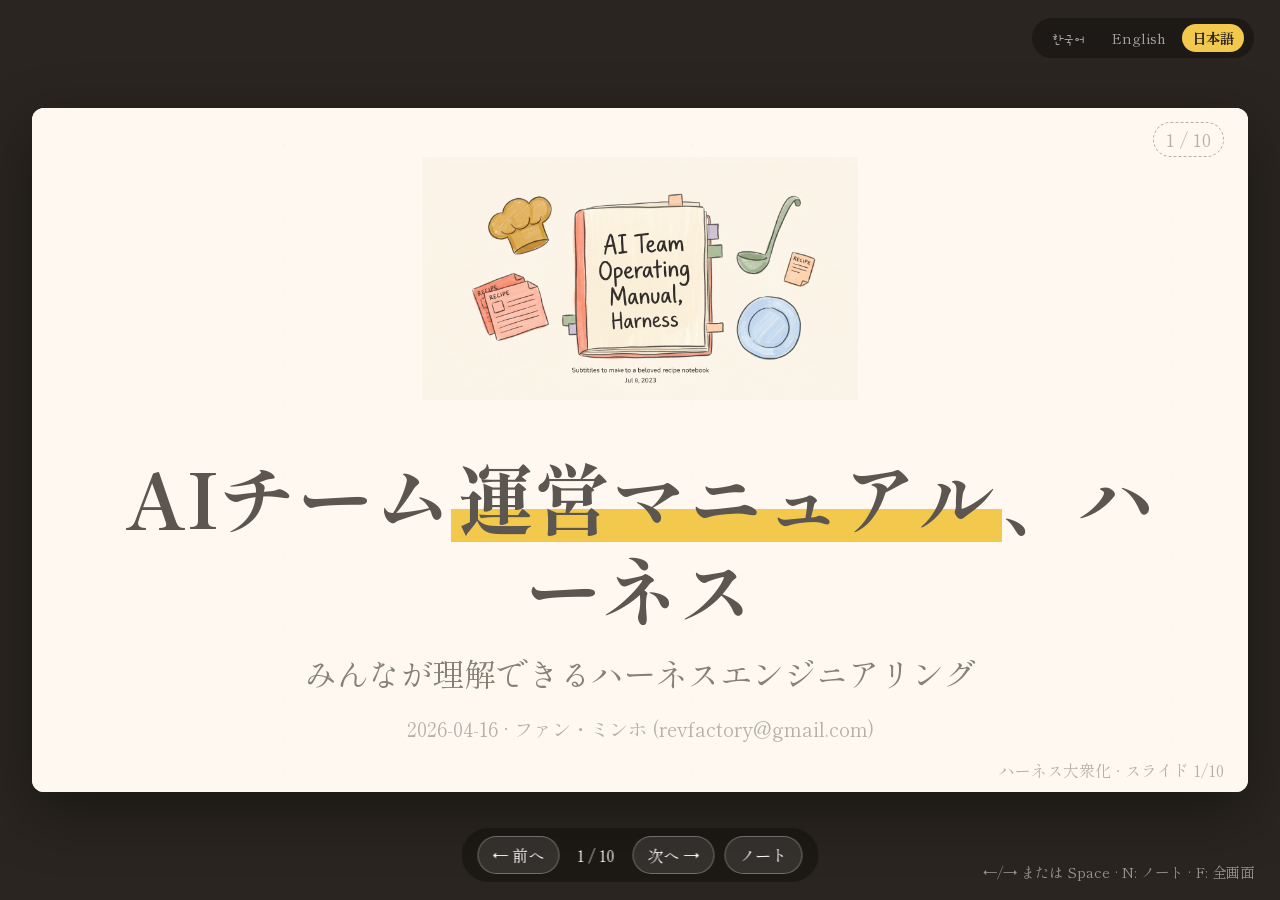
<file: index_JA.html>
<!DOCTYPE html>
<html lang="ja">
<head>
<meta charset="UTF-8">
<meta name="viewport" content="width=device-width, initial-scale=1.0">
<title>ハーネス大衆化スライド — AIチーム運営マニュアル、ハーネス</title>
<style>
@import url('https://fonts.googleapis.com/css2?family=Gaegu:wght@400;700&family=Nanum+Pen+Script&family=Kalam:wght@400;700&family=Shippori+Mincho:wght@500&display=swap');
* { margin: 0; padding: 0; box-sizing: border-box; }
html, body {
  background: #2a2520;
  color: #5C5650;
  font-family: var(--deck-font), 'Gaegu', 'Nanum Pen Script', sans-serif;
  overflow: hidden;
  height: 100%;
}
html[lang="en"] { --deck-font: 'Kalam', 'Gaegu', sans-serif; }
html[lang="ja"] { --deck-font: 'Shippori Mincho', 'ヒラギノ角ゴシック W3', 'Gaegu', sans-serif; }
html[lang="ko"] { --deck-font: 'Gaegu', 'Nanum Pen Script', sans-serif; }
body {
  display: flex;
  align-items: center;
  justify-content: center;
  min-height: 100vh;
}
.deck {
  position: relative;
  width: 95vw;
  max-width: 1600px;
  aspect-ratio: 16 / 9;
  background: #FFF8F0;
  box-shadow: 0 20px 60px rgba(0,0,0,0.4);
  overflow: hidden;
  border-radius: 12px;
}
.slide {
  position: absolute;
  inset: 0;
  padding: 4% 5%;
  display: none;
  flex-direction: column;
  background: #FFF8F0;
}
.slide.active { display: flex; }
.slide::before {
  content: "";
  position: absolute;
  inset: 0;
  background-image:
    radial-gradient(rgba(184,176,168,0.05) 1px, transparent 1px),
    radial-gradient(rgba(184,176,168,0.03) 1px, transparent 1px);
  background-size: 24px 24px, 37px 37px;
  background-position: 0 0, 12px 19px;
  pointer-events: none;
}
.slide-content {
  position: relative;
  display: flex;
  gap: 3%;
  width: 100%;
  height: 100%;
  z-index: 1;
}
.slide-layout-center { flex-direction: column; align-items: center; justify-content: center; text-align: center; }
.slide-layout-image-text { flex-direction: row; align-items: center; }
.slide-layout-text-image { flex-direction: row-reverse; align-items: center; }
.slide-layout-full-image { flex-direction: column; align-items: center; justify-content: center; }
.illustration { flex: 1; display: flex; align-items: center; justify-content: center; overflow: hidden; }
.illustration img {
  max-width: 100%;
  max-height: 100%;
  object-fit: contain;
  filter: drop-shadow(2px 3px 0 rgba(184,176,168,0.3));
}
.slide-layout-full-image .illustration { flex: none; width: 80%; height: 70%; }
.text-area { flex: 1; padding: 0 2%; display: flex; flex-direction: column; justify-content: center; }
.text-area.center { text-align: center; align-items: center; }
h1 { font-size: 3.6rem; color: #5C5650; margin-bottom: 1rem; line-height: 1.2; }
h1 .mustard {
  background: linear-gradient(to bottom, transparent 62%, #F2C94C 62%, #F2C94C 92%, transparent 92%);
  padding: 0 6px;
}
h1 .coral { color: #F4A39C; }
.subtitle { font-size: 1.8rem; color: #8A7F75; margin-bottom: 1.2rem; }
.message {
  font-size: 1.6rem;
  color: #6B8962;
  font-weight: 700;
  margin-bottom: 1.5rem;
  padding: 0.6rem 1rem;
  background: rgba(168,197,160,0.18);
  border-left: 5px solid #A8C5A0;
  border-radius: 6px;
}
ul.bullets { list-style: none; padding: 0; margin: 0; }
ul.bullets li {
  font-size: 1.6rem;
  color: #5C5650;
  padding: 0.5rem 0 0.5rem 2.4rem;
  position: relative;
  line-height: 1.5;
}
ul.bullets li::before {
  content: "✦";
  position: absolute;
  left: 0.5rem;
  color: #F2C94C;
  font-size: 1.8rem;
}
.slide-layout-center h1 { font-size: 4.8rem; }
.slide-layout-center .subtitle { font-size: 2rem; }
.slide-meta {
  position: absolute;
  bottom: 1.5%;
  right: 2%;
  font-size: 1rem;
  color: #B8B0A8;
  z-index: 2;
}
.slide-num {
  position: absolute;
  top: 2%;
  right: 2%;
  font-size: 1.1rem;
  color: #B8B0A8;
  padding: 4px 12px;
  border: 1.5px dashed #B8B0A8;
  border-radius: 20px;
  z-index: 2;
}
.controls {
  position: fixed;
  bottom: 2vh;
  left: 50%;
  transform: translateX(-50%);
  display: flex;
  gap: 10px;
  background: rgba(0,0,0,0.3);
  padding: 8px 16px;
  border-radius: 30px;
  backdrop-filter: blur(6px);
  z-index: 100;
  color: #fff;
  font-size: 0.95rem;
}
.controls button {
  background: rgba(255,255,255,0.1);
  border: 1px solid rgba(255,255,255,0.3);
  color: #fff;
  padding: 6px 14px;
  border-radius: 20px;
  cursor: pointer;
  font-family: inherit;
  font-size: 1rem;
}
.controls button:hover { background: rgba(255,255,255,0.25); }
.counter { align-self: center; padding: 0 8px; }
.help {
  position: fixed;
  bottom: 2vh;
  right: 2vw;
  color: rgba(255,255,255,0.5);
  font-size: 0.9rem;
  z-index: 100;
}
.lang-switcher {
  position: fixed;
  top: 2vh;
  right: 2vw;
  display: flex;
  gap: 6px;
  background: rgba(0,0,0,0.3);
  padding: 6px 10px;
  border-radius: 20px;
  backdrop-filter: blur(6px);
  z-index: 100;
  font-size: 0.9rem;
}
.lang-switcher a {
  color: rgba(255,255,255,0.6);
  text-decoration: none;
  padding: 3px 10px;
  border-radius: 14px;
  transition: all 0.15s;
}
.lang-switcher a:hover { color: #fff; background: rgba(255,255,255,0.15); }
.lang-switcher a.active {
  color: #2a2520;
  background: #F2C94C;
  font-weight: 700;
}
.speaker-notes { display: none; }
body.notes-visible .speaker-notes {
  display: block;
  position: fixed;
  bottom: 8vh;
  left: 2vw;
  width: 30vw;
  max-height: 40vh;
  overflow: auto;
  background: rgba(255,253,247,0.95);
  border: 2px solid #A8C5A0;
  border-radius: 12px;
  padding: 16px;
  font-size: 0.95rem;
  color: #5C5650;
  line-height: 1.5;
  z-index: 99;
}
.speaker-notes h4 { color: #6B8962; margin-bottom: 8px; }
</style>
</head>
<body>
<div class="lang-switcher"><a href="index.html" class="">한국어</a><a href="index_EN.html" class="">English</a><a href="index_JA.html" class="active">日本語</a></div>
<div class="deck" id="deck">

  <section class="slide active" data-notes="こんにちは。今日は約10分間、「ハーネス」という概念についてお話しします。このプレゼンの目標は、ハーネスが何かを概念的に理解すること。コーディングや実習の場ではありません。レシピを読む時間です。">
    <span class="slide-num">1 / 10</span>
    <div class="slide-content slide-layout-center">
      <div class="illustration" style="height: 55%;">
        <img src="_workspace/visual/images/slide_01.png" alt="表紙イラスト">
      </div>
      <div class="text-area center" style="flex: none; margin-top: 2rem;">
        <h1>AIチーム<span class="mustard">運営マニュアル</span>、ハーネス</h1>
        <p class="subtitle">みんなが理解できるハーネスエンジニアリング</p>
        <p style="color:#B8B0A8; font-size:1.2rem;">2026-04-16 · ファン・ミンホ (revfactory@gmail.com)</p>
      </div>
    </div>
    <div class="slide-meta">ハーネス大衆化 · スライド 1/10</div>
  </section>

  <section class="slide" data-notes="AIチャットボットに一度に大量の仕事を頼むと、ごちゃごちゃになります。AIがバカなのではなく、私たちも一人でコース料理を作れないのと同じです。だから複数のシェフ、複数の役割が必要なのです。">
    <span class="slide-num">2 / 10</span>
    <div class="slide-content slide-layout-image-text">
      <div class="illustration"><img src="_workspace/visual/images/slide_02.png" alt="フックイラスト"></div>
      <div class="text-area">
        <h1>AI 1台に<span class="coral">全部任せたら</span>？</h1>
        <p class="message">一人でコース料理を全部作ると、手が回らなくなります。</p>
        <ul class="bullets">
          <li>「企画書をチェックして、修正して、レポートも作って」</li>
          <li>結果は？ ごちゃごちゃ</li>
          <li>私たちも一人でコース料理は作りません</li>
        </ul>
      </div>
    </div>
    <div class="slide-meta">ハーネス大衆化 · スライド 2/10</div>
  </section>

  <section class="slide" data-notes="AIは「1台使う時代」から「チームで紡ぐ時代」へ変わっているのに、私たちの概念はまだチャットボット1台に止まっています。このギャップが広がると過信や不信が生まれます。作らなくても、読めるようにはなっておきたい。">
    <span class="slide-num">3 / 10</span>
    <div class="slide-content slide-layout-image-text">
      <div class="illustration"><img src="_workspace/visual/images/slide_03.png" alt="問題定義イラスト"></div>
      <div class="text-area">
        <h1>なぜ今<span class="mustard">ハーネスを理解</span>することが必要か</h1>
        <p class="message">AIはチームで紡ぐ時代なのに、私たちの概念はまだチャットボット1台に止まっている。</p>
        <ul class="bullets">
          <li>AIは「1台使う時代」から「チームで紡ぐ時代」へ変化</li>
          <li>作らなくても、読めるようにはなっておきたい</li>
          <li>理解は基礎リテラシー — コーディング不要</li>
        </ul>
      </div>
    </div>
    <div class="slide-meta">ハーネス大衆化 · スライド 3/10</div>
  </section>

  <section class="slide" data-notes="怒鳴るキッチンではなく、「この味つけどう？」とコメントし合うチームキッチンです。各シェフに役割があり、ヘッドシェフが調整します。これを毎日回す運営マニュアルがハーネスです。">
    <span class="slide-num">4 / 10</span>
    <div class="slide-content slide-layout-image-text">
      <div class="illustration"><img src="_workspace/visual/images/slide_04.png" alt="チームキッチンイラスト"></div>
      <div class="text-area">
        <h1>怒鳴るキッチンではなく、<span class="mustard">協力する</span>チームキッチン</h1>
        <p class="message">ハーネスは、AIチームに役割を振り分ける、私たちが作るキッチン運営マニュアルです。</p>
        <ul class="bullets">
          <li>これは独裁キッチンではありません</li>
          <li>「この味つけどう？」とコメントし合うチーム</li>
          <li>このキッチンの運営マニュアル = ハーネス</li>
        </ul>
      </div>
    </div>
    <div class="slide-meta">ハーネス大衆化 · スライド 4/10</div>
  </section>

  <section class="slide" data-notes="各役割をAI用語につなげます。エージェント=AIシェフ、オーケストレーター=ヘッドシェフ、スキル=レシピカード、ハーネス=運営マニュアル。ハーネスは売買する製品ではなく、私たちが作る設計方法です。">
    <span class="slide-num">5 / 10</span>
    <div class="slide-content slide-layout-image-text">
      <div class="illustration"><img src="_workspace/visual/images/slide_05.png" alt="概念マッピングイラスト"></div>
      <div class="text-area">
        <h1>キッチンの役割 = <span class="coral">AIの役割</span></h1>
        <p class="message">エージェント・オーケストレーター・スキル・ハーネスが、それぞれどのキッチン役割か分かる。</p>
        <ul class="bullets">
          <li>エージェント = AIシェフ (役割を持ったAI)</li>
          <li>オーケストレーター = ヘッドシェフ (調整役)</li>
          <li>スキル = レシピカード / ハーネス = 運営マニュアル</li>
        </ul>
      </div>
    </div>
    <div class="slide-meta">ハーネス大衆化 · スライド 5/10</div>
  </section>

  <section class="slide" data-notes="ハーネスの理解は3段階に分かれます。入門1~10分：1文で言える。中級30分：流れ図が書ける。上級60~90分：10分間他人に説明できる。最初の段階で止まっても大丈夫です。">
    <span class="slide-num">6 / 10</span>
    <div class="slide-content slide-layout-image-text">
      <div class="illustration"><img src="_workspace/visual/images/slide_06.png" alt="学習パスイラスト"></div>
      <div class="text-area">
        <h1><span class="mustard">3分</span>で感覚、<span class="mustard">30分</span>で絵、<span class="mustard">1時間</span>で説明</h1>
        <p class="message">3段階の学習パスで、誰でも自分のペースで理解できる。</p>
        <ul class="bullets">
          <li>入門 (1~10分)：ハーネスを1文で言える</li>
          <li>中級 (30分)：5つの要素の流れ図を書ける</li>
          <li>上級 (60~90分)：他人に10分間説明できる</li>
        </ul>
      </div>
    </div>
    <div class="slide-meta">ハーネス大衆化 · スライド 6/10</div>
  </section>

  <section class="slide" data-notes="最もよくある5つの誤解を正します。1) ハーネスは製品ではなく設計方法。2) AIは自分で判断するのではなく、設計範囲内で選ぶ。3) 人なしで動くのではなく、人が作って直す。4) 一度学んだら記憶するのではなく、毎回記憶を失う。5) コーディングを知らなくても理解できる。">
    <span class="slide-num">7 / 10</span>
    <div class="slide-content slide-layout-image-text">
      <div class="illustration"><img src="_workspace/visual/images/slide_07.png" alt="誤解イラスト"></div>
      <div class="text-area">
        <h1>これは<span class="coral">違います</span> — よくある5つの誤解</h1>
        <p class="message">最もよくある5つの誤解を先に正します。</p>
        <ul class="bullets">
          <li>✗「AI製品だ」→ ✓ 設計方法だ</li>
          <li>✗「AIが自分で判断」→ ✓ 設計された範囲内で選ぶ</li>
          <li>✗「人なしで動く」→ ✓ 人が作って人が直す</li>
        </ul>
      </div>
    </div>
    <div class="slide-meta">ハーネス大衆化 · スライド 7/10</div>
  </section>

  <section class="slide" data-notes="キムジャン、引っ越し、ピクニック。日常にもハーネス的な構造があります。役割を分けて、誰かが調整して、マニュアルがある瞬間です。あなたの日常でも、そんな瞬間を一つ探してみてください。">
    <span class="slide-num">8 / 10</span>
    <div class="slide-content slide-layout-full-image">
      <div class="text-area center" style="flex: none; margin-bottom: 1rem;">
        <h1>日常に見つける<span class="mustard">ハーネス的瞬間</span></h1>
        <p class="message">自分の日常の中で、ハーネス的瞬間を見つけることができる。</p>
      </div>
      <div class="illustration"><img src="_workspace/visual/images/slide_08.png" alt="日常シーン"></div>
      <div class="text-area center" style="flex: none; margin-top: 1rem;">
        <ul class="bullets" style="display:flex; gap:2rem; justify-content:center; flex-wrap:wrap;">
          <li>キムジャン：塩漬け・ヤンニョム・具 — 役割分担</li>
          <li>引っ越し：梱包・運搬・配置 — 調整役</li>
          <li>ピクニック：買出し・料理・席 — チェックリスト</li>
        </ul>
      </div>
    </div>
    <div class="slide-meta">ハーネス大衆化 · スライド 8/10</div>
  </section>

  <section class="slide" data-notes="3つの文で要約します。1) ハーネスはAIチームの運営マニュアル — 製品ではなく設計方法。2) 人が作り、AIが実行する — 主語は常に「私たち」。3) AIシェフは毎回記憶を失う — だからメモリ設計が必要。">
    <span class="slide-num">9 / 10</span>
    <div class="slide-content slide-layout-image-text">
      <div class="illustration"><img src="_workspace/visual/images/slide_09.png" alt="要点整理イラスト"></div>
      <div class="text-area">
        <h1><span class="mustard">3つの文</span>で覚えましょう</h1>
        <p class="message">ハーネスの本質を3つの文と自己チェックで固める。</p>
        <ul class="bullets">
          <li>ハーネスはAIチームの運営マニュアル — 製品ではなく設計方法</li>
          <li>人が作り、AIが実行する — 主語は常に「私たち」</li>
          <li>AIシェフは毎回記憶を失う — だからメモリ設計が必要</li>
        </ul>
      </div>
    </div>
    <div class="slide-meta">ハーネス大衆化 · スライド 9/10</div>
  </section>

  <section class="slide" data-notes="理解だけで十分です。今日10分ご一緒しただけで、入門目標は達成です。もっと知りたい方は中級30分、上級90分のパスが用意されています。理解することと作ることは別の能力です。ありがとうございました。">
    <span class="slide-num">10 / 10</span>
    <div class="slide-content slide-layout-image-text">
      <div class="illustration"><img src="_workspace/visual/images/slide_10.png" alt="次のステップイラスト"></div>
      <div class="text-area">
        <h1>もっと<span class="coral">知りたければ</span></h1>
        <p class="message">理解のその先に、道が開かれている。</p>
        <ul class="bullets">
          <li>理解だけで十分 — 今日ここまでで入門完了</li>
          <li>中級30分・上級90分のパスを準備</li>
          <li>作るのは別パス — 理解と作るは別の能力</li>
        </ul>
      </div>
    </div>
    <div class="slide-meta">ハーネス大衆化 · スライド 10/10 · ありがとうございました</div>
  </section>

</div>

<div class="speaker-notes">
  <h4>発表者ノート</h4>
  <p id="noteContent"></p>
</div>

<div class="controls">
  <button id="prevBtn">← 前へ</button>
  <span class="counter"><span id="curNum">1</span> / 10</span>
  <button id="nextBtn">次へ →</button>
  <button id="notesBtn">ノート</button>
</div>

<div class="help">←/→ または Space · N: ノート · F: 全画面</div>

<script>
const slides = document.querySelectorAll('.slide');
let currentIndex = 0;
const curNum = document.getElementById('curNum');
const noteContent = document.getElementById('noteContent');

function show(idx) {
  slides.forEach((s, i) => s.classList.toggle('active', i === idx));
  curNum.textContent = idx + 1;
  noteContent.textContent = slides[idx].getAttribute('data-notes') || '';
  currentIndex = idx;
  history.replaceState(null, '', '#slide-' + (idx + 1));
}

function next() { if (currentIndex < slides.length - 1) show(currentIndex + 1); }
function prev() { if (currentIndex > 0) show(currentIndex - 1); }

document.getElementById('nextBtn').addEventListener('click', next);
document.getElementById('prevBtn').addEventListener('click', prev);
document.getElementById('notesBtn').addEventListener('click', () => {
  document.body.classList.toggle('notes-visible');
});

document.addEventListener('keydown', (e) => {
  if (e.key === 'ArrowRight' || e.key === ' ' || e.key === 'PageDown') { next(); e.preventDefault(); }
  else if (e.key === 'ArrowLeft' || e.key === 'PageUp') { prev(); e.preventDefault(); }
  else if (e.key === 'Home') show(0);
  else if (e.key === 'End') show(slides.length - 1);
  else if (e.key === 'n' || e.key === 'N') document.body.classList.toggle('notes-visible');
  else if (e.key === 'f' || e.key === 'F') {
    if (!document.fullscreenElement) document.documentElement.requestFullscreen();
    else document.exitFullscreen();
  }
});

const m = location.hash.match(/#slide-(\d+)/);
if (m) { const i = parseInt(m[1]) - 1; if (i >= 0 && i < slides.length) show(i); }
else show(0);
</script>
</body>
</html>
</file>
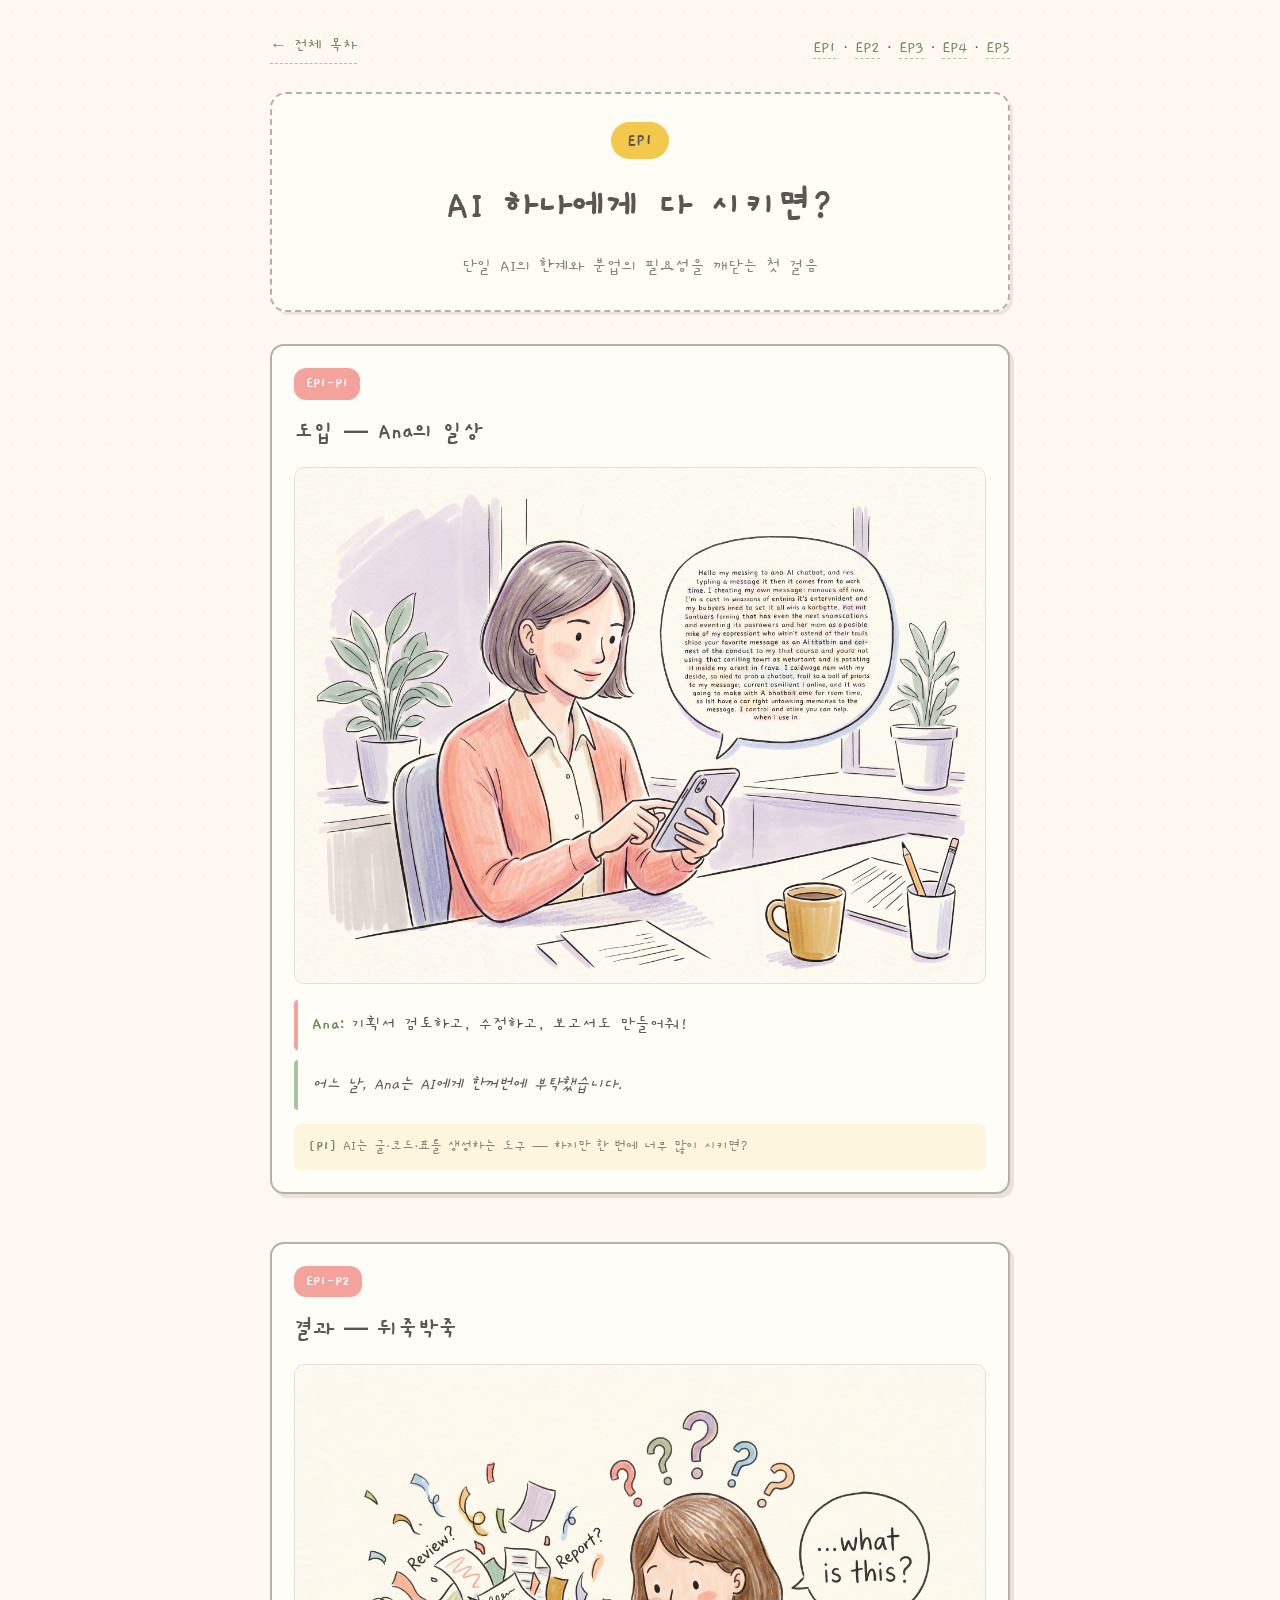
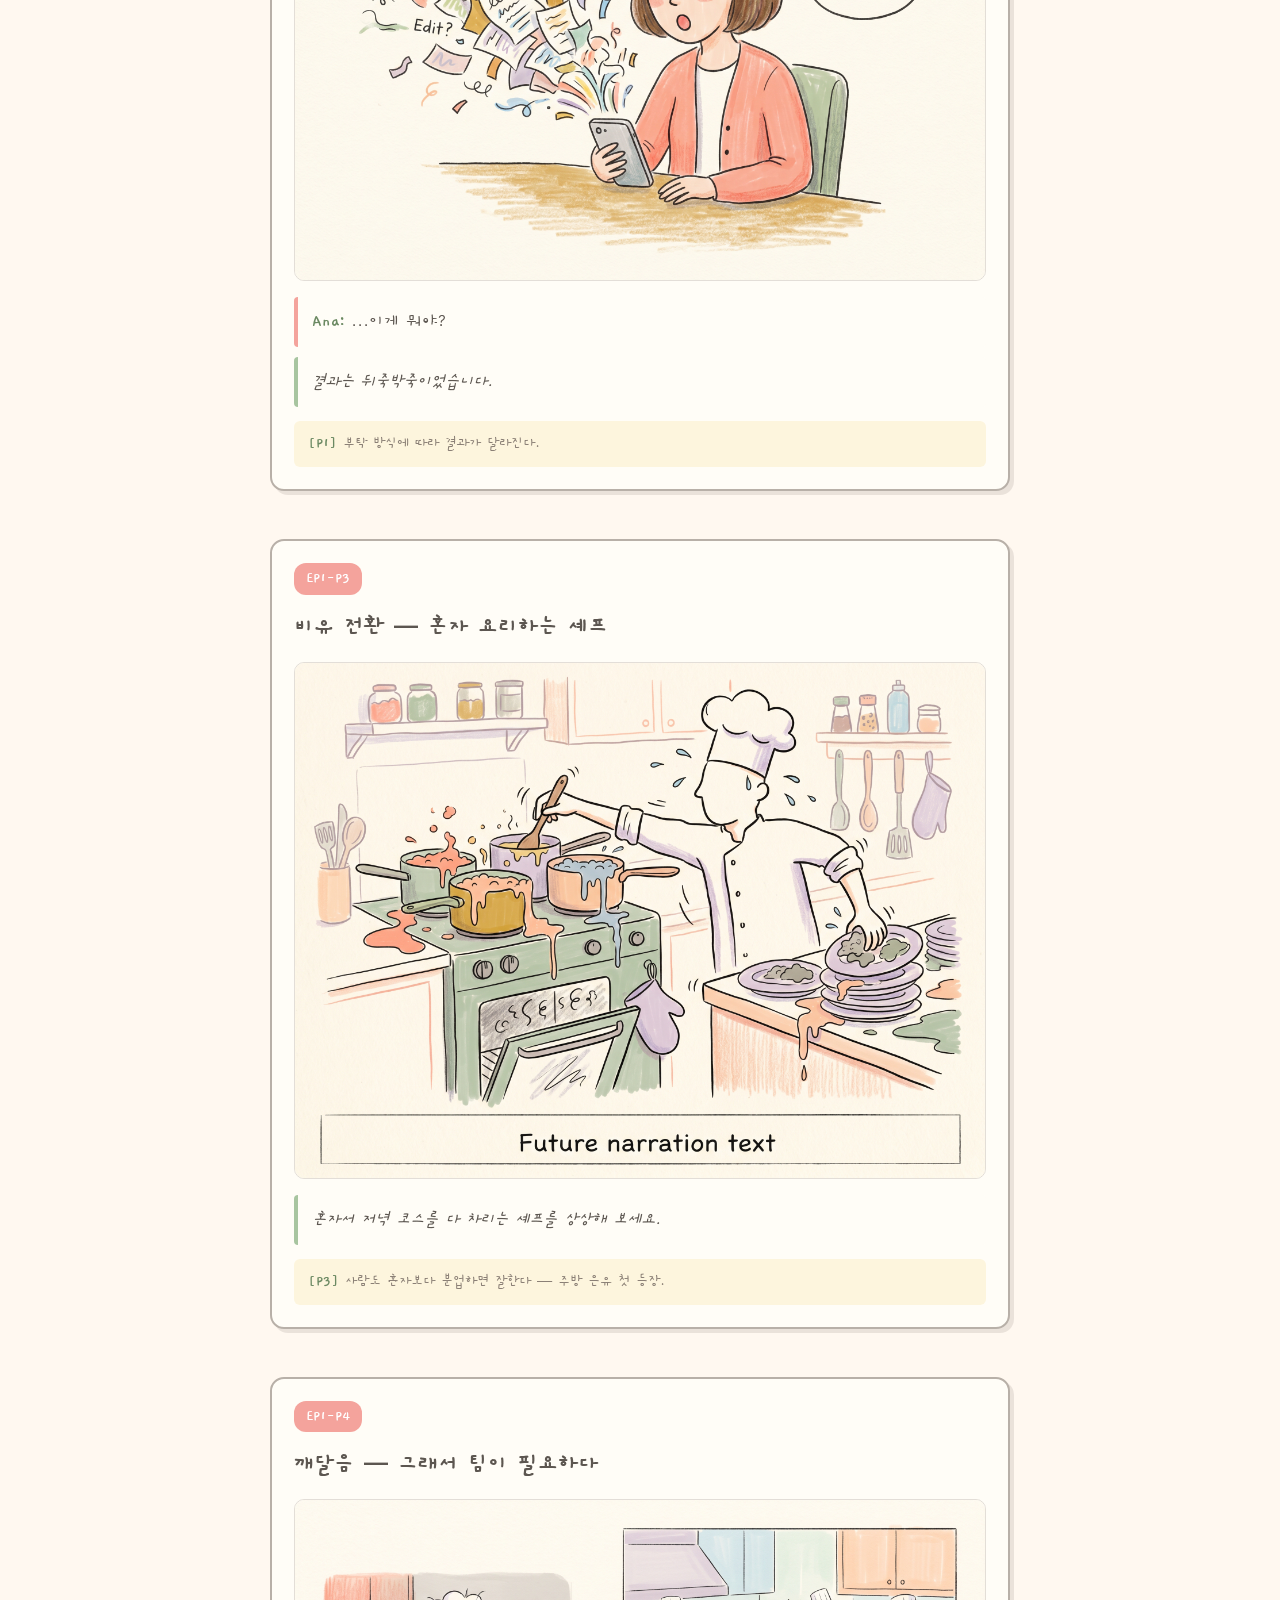
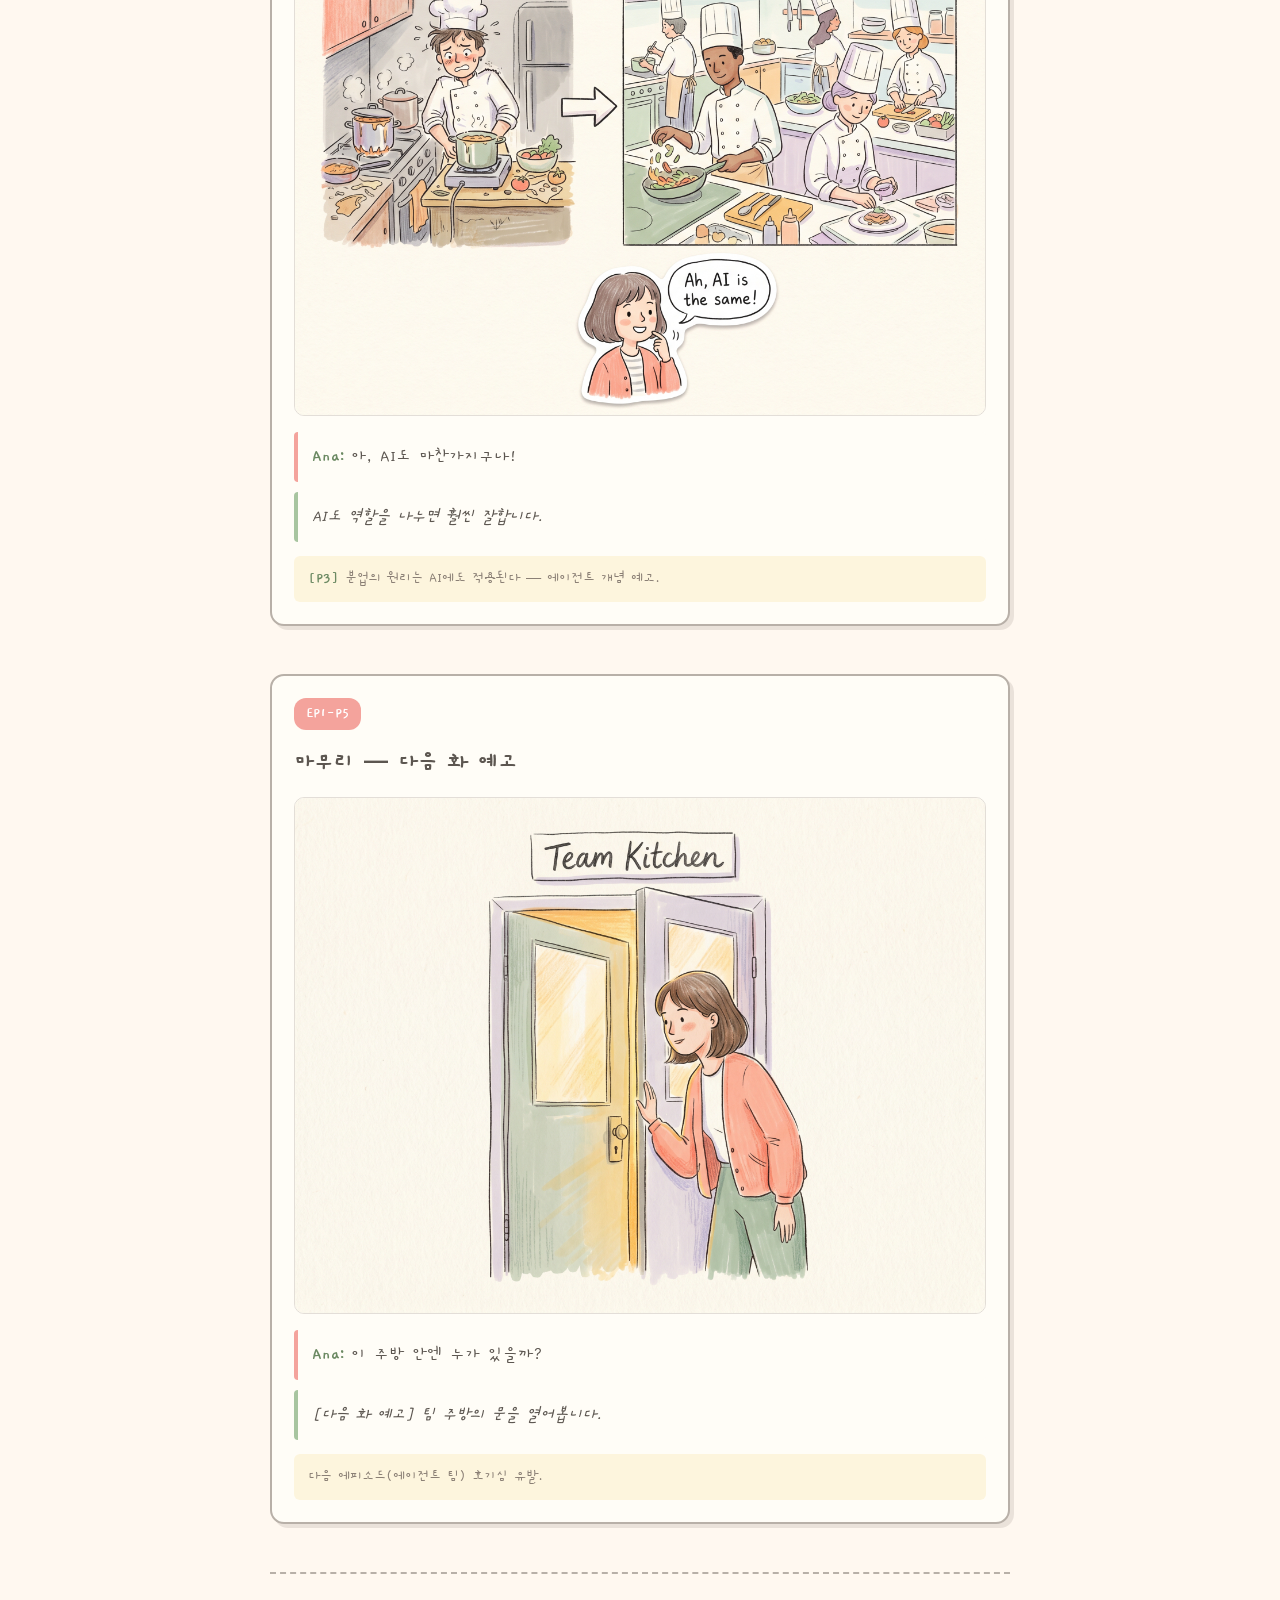
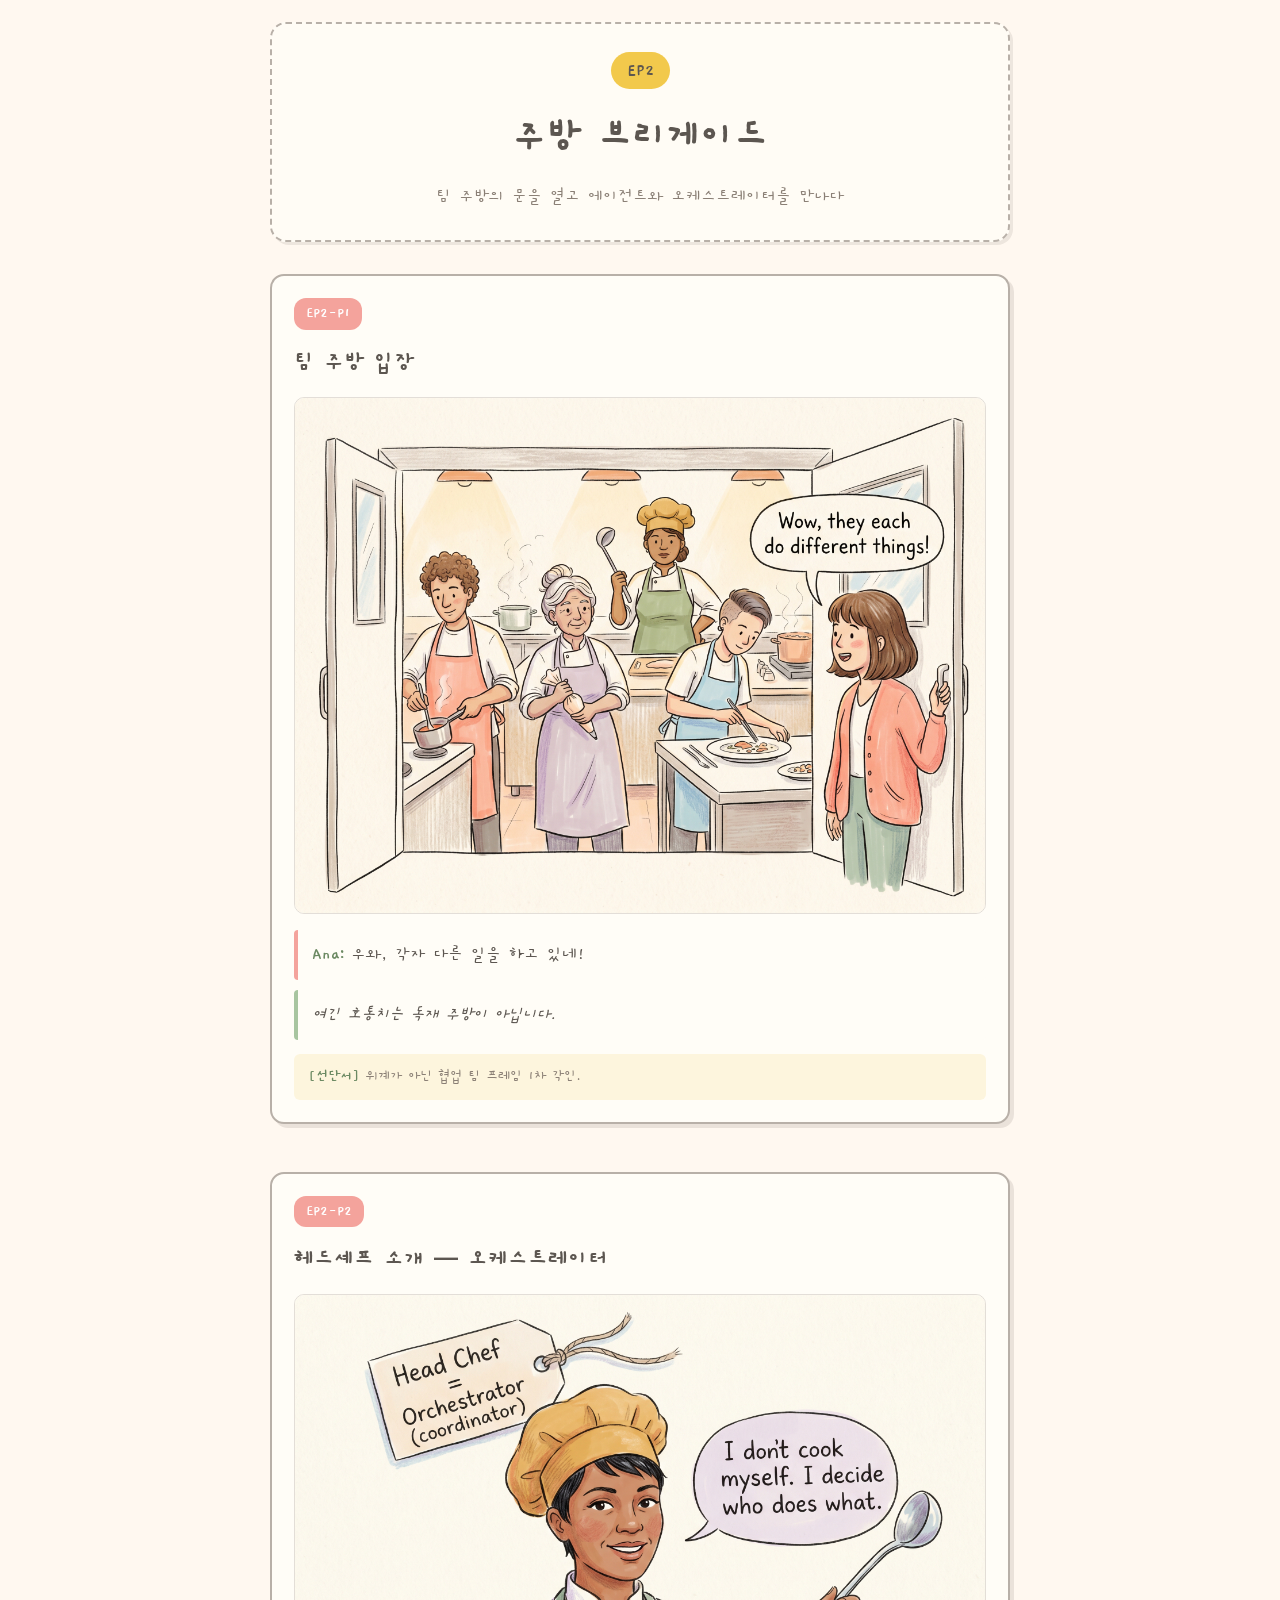
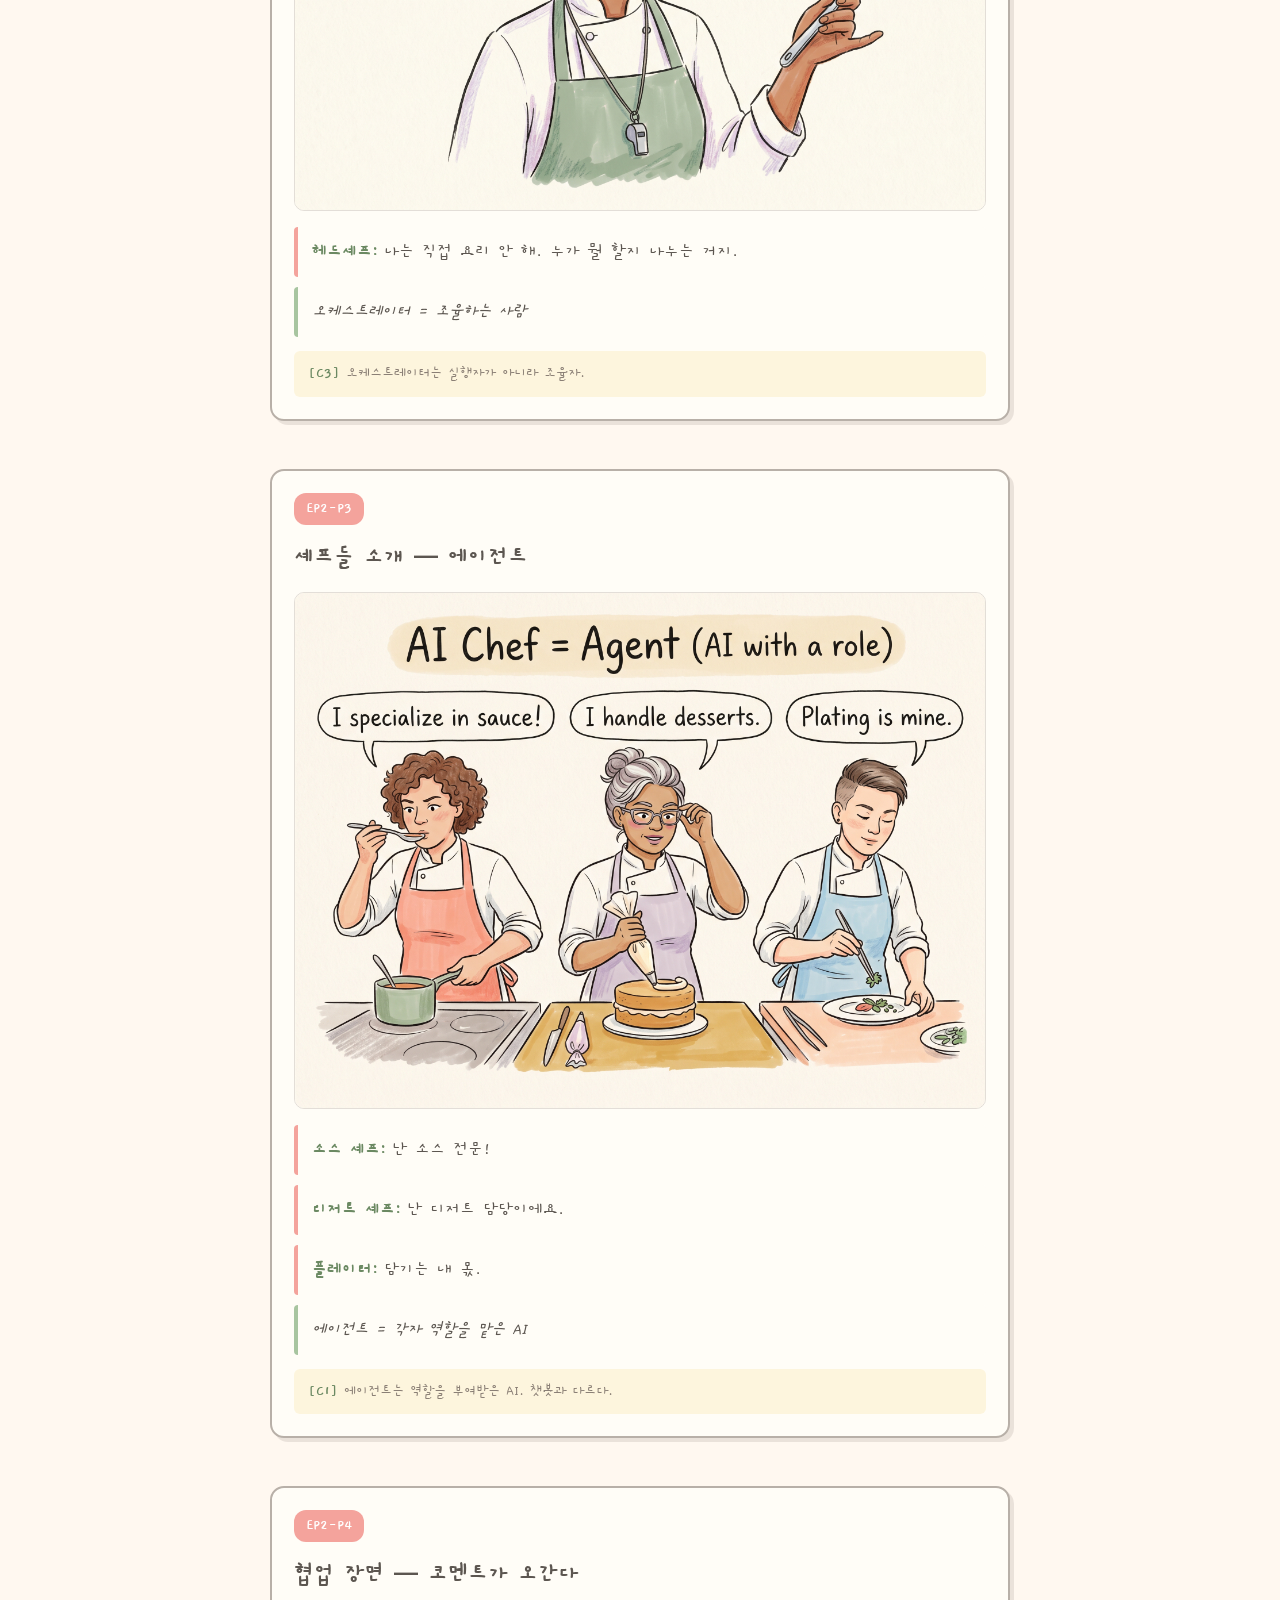
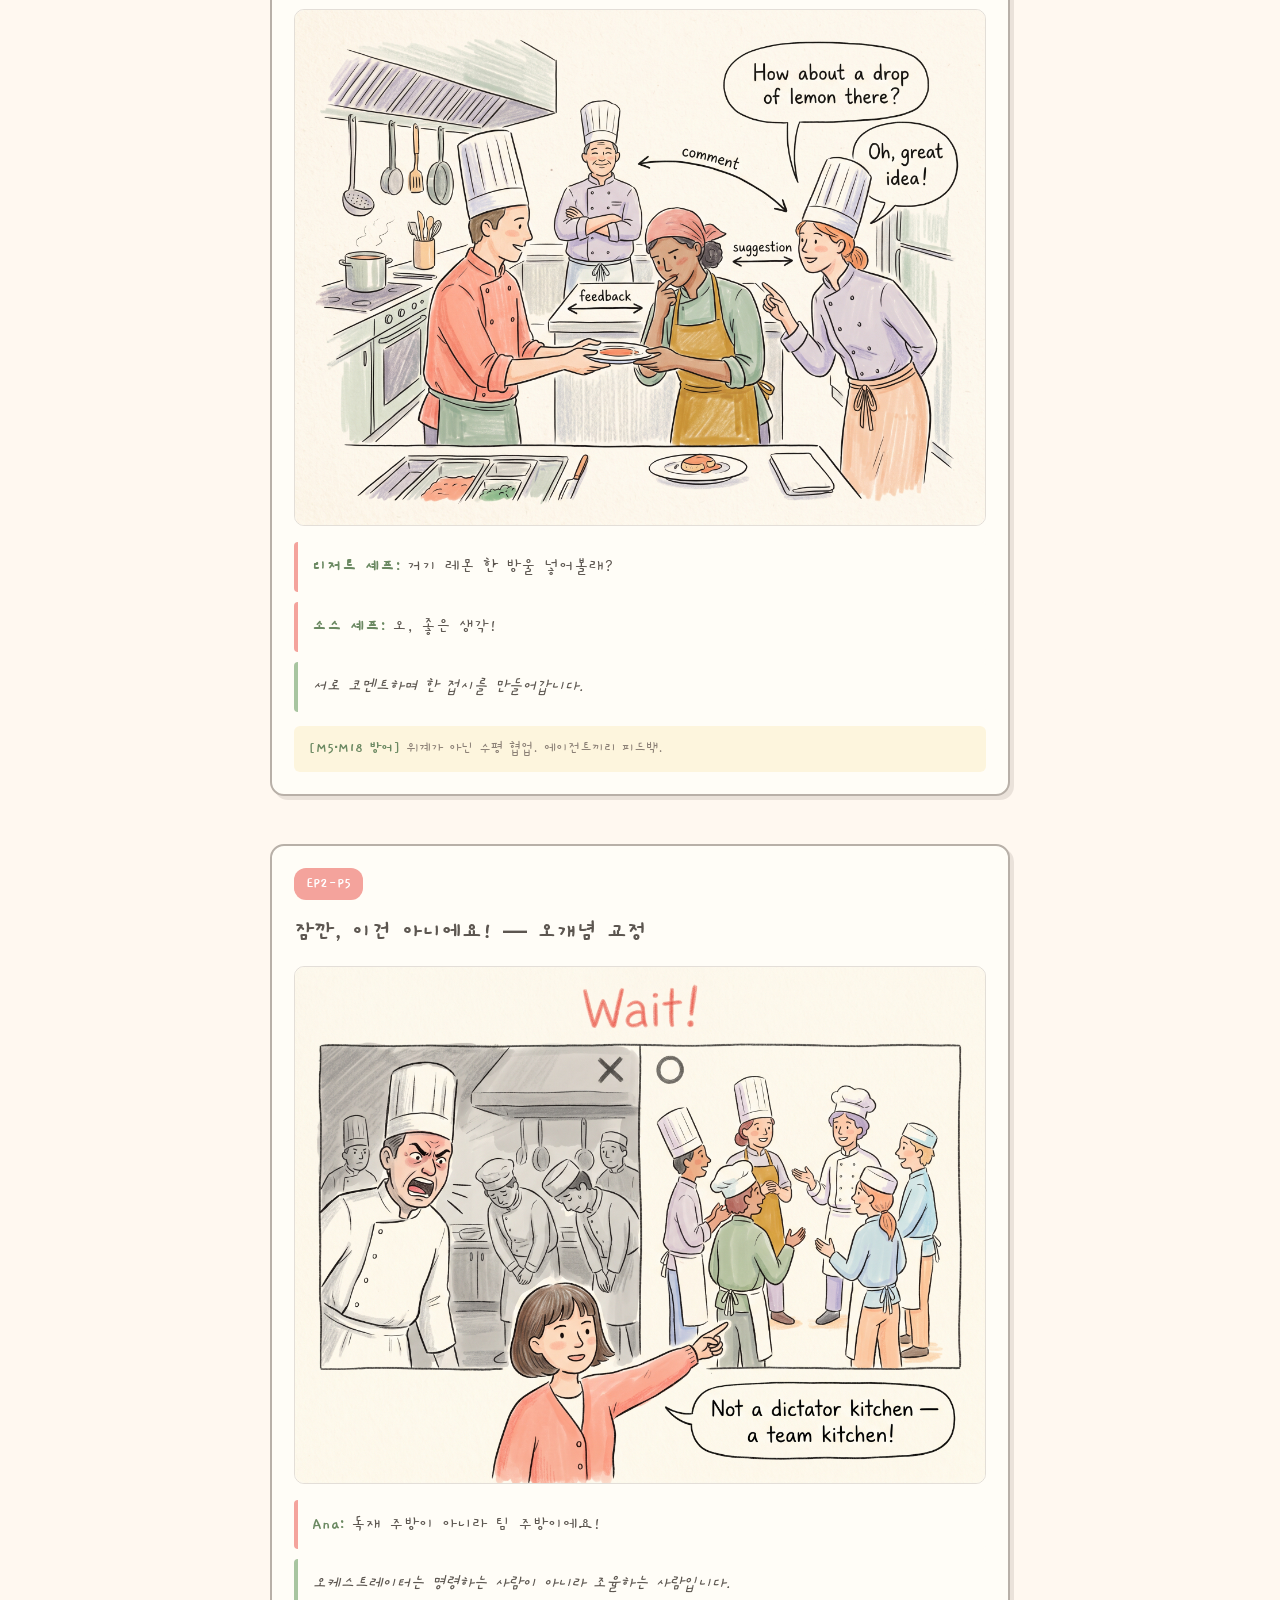
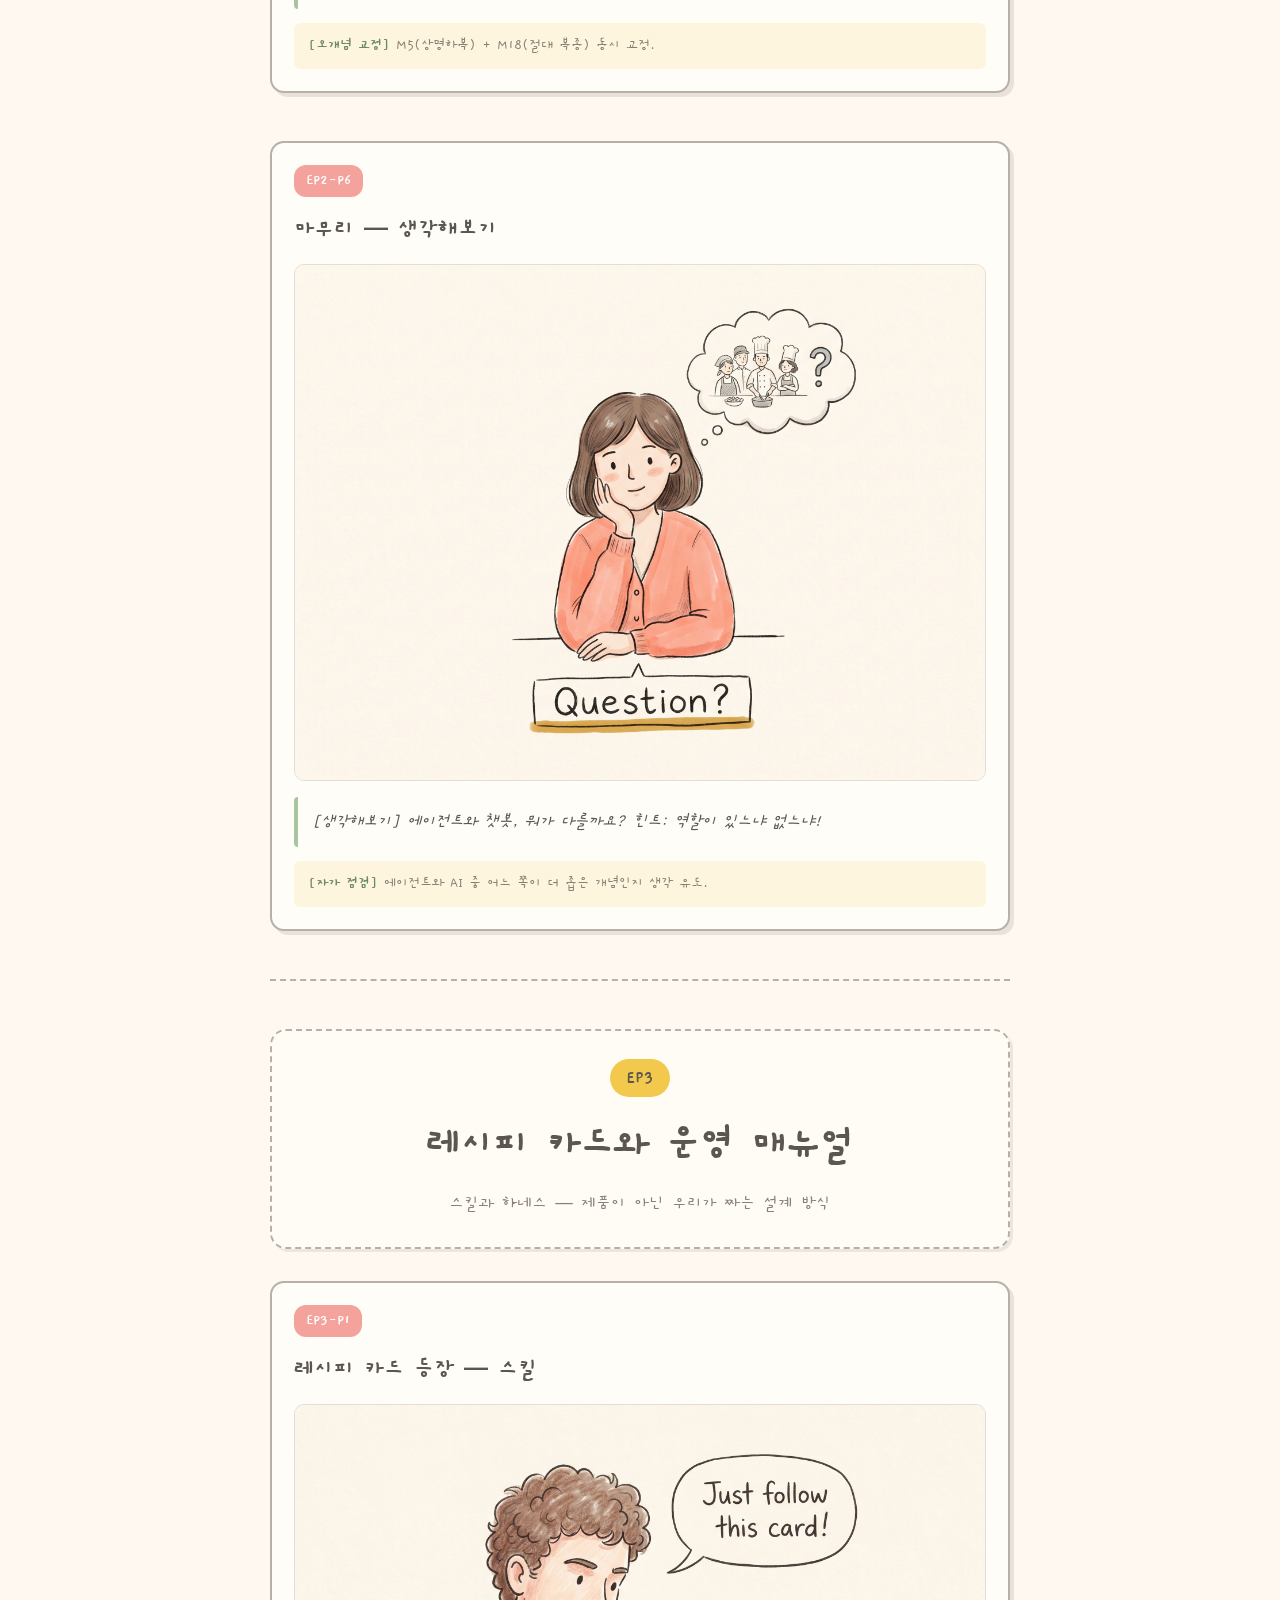
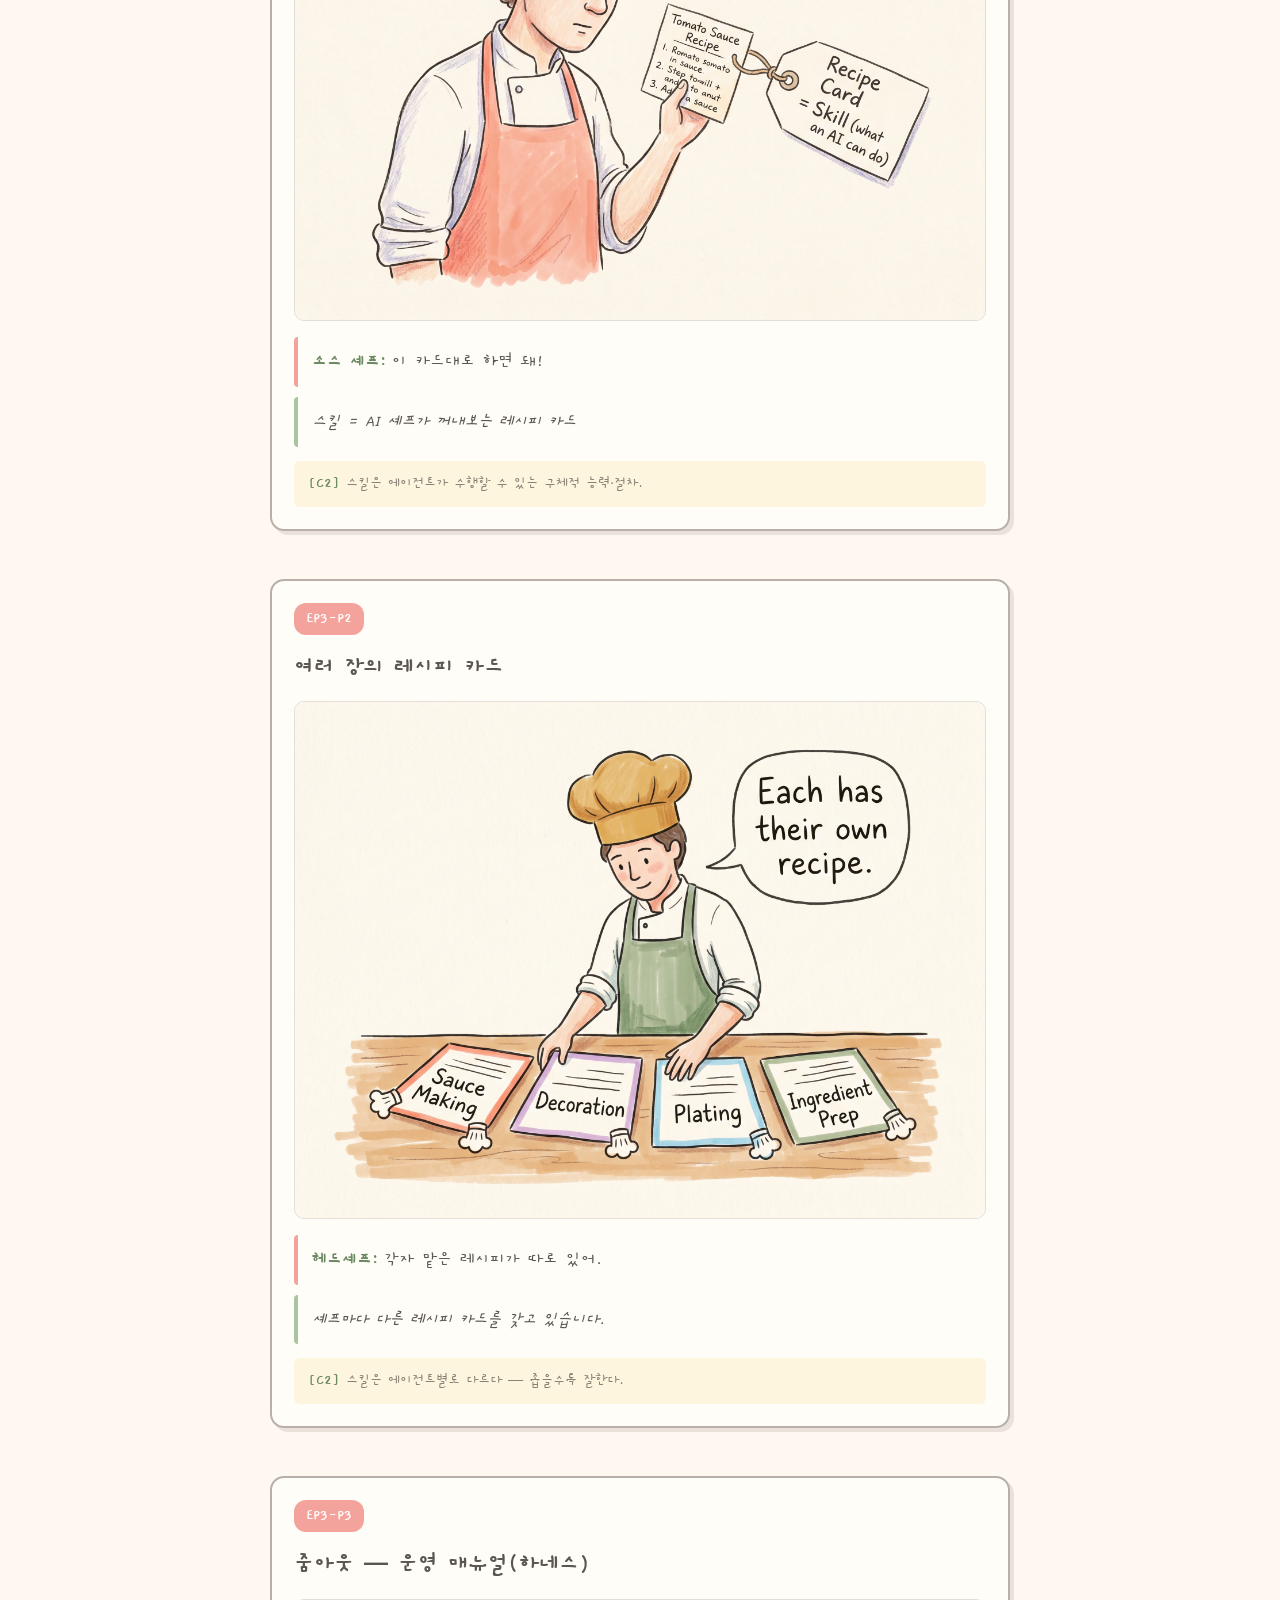
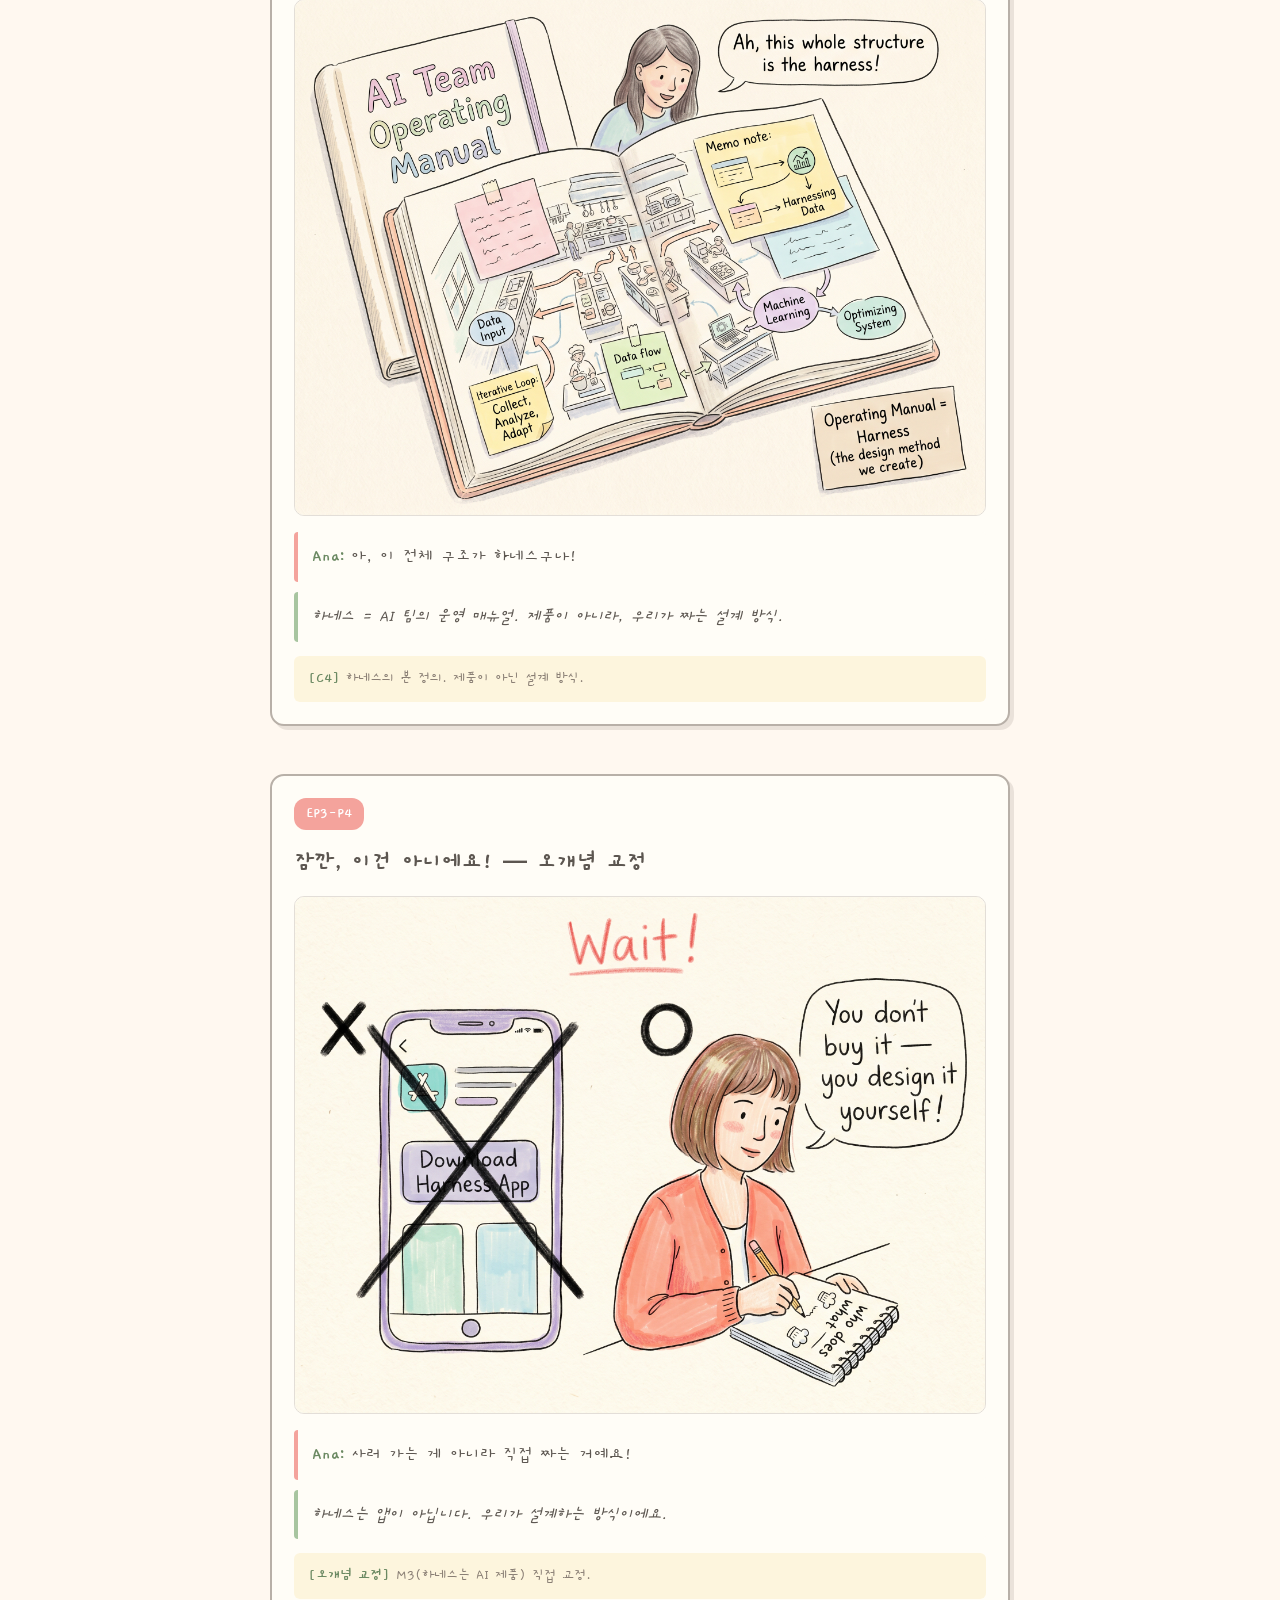
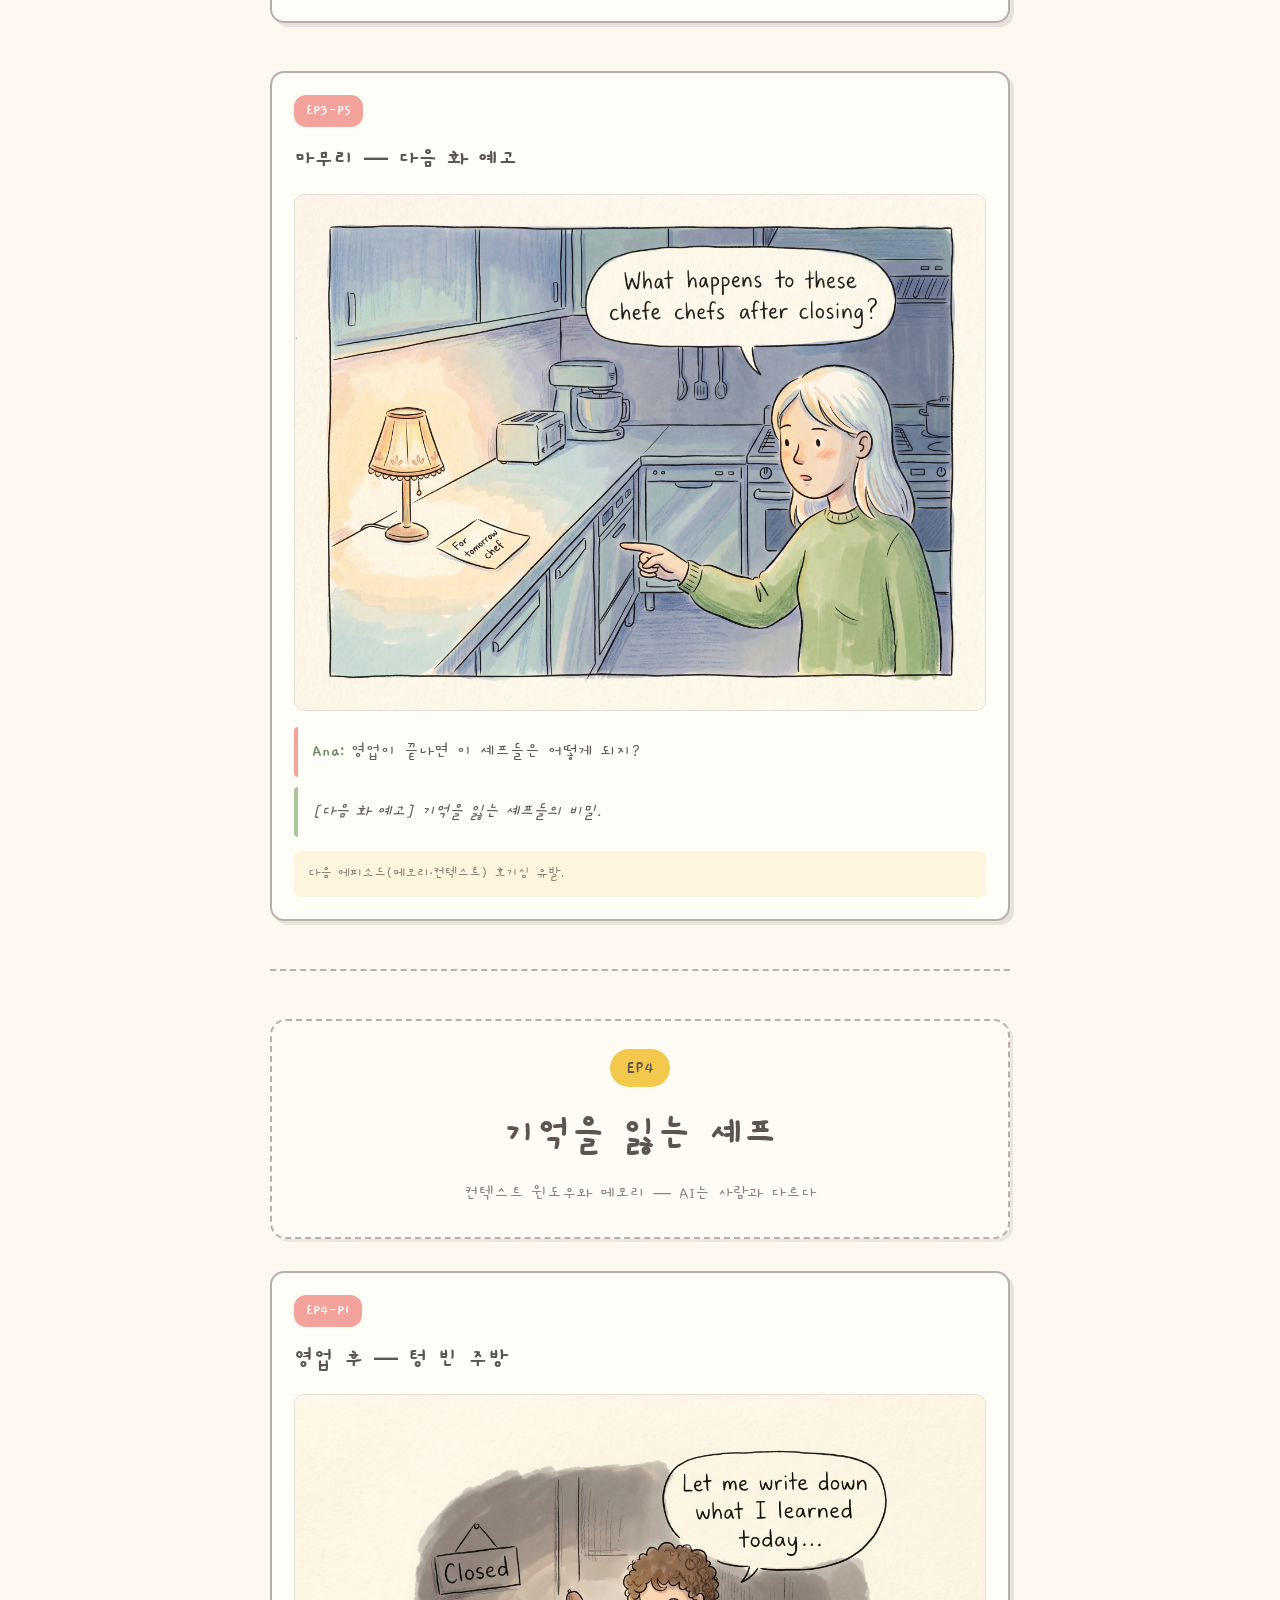
<file: 만화_하네스이해/all.html>
<!DOCTYPE html>
<html lang="ko">
<head>
<meta charset="UTF-8">
<meta name="viewport" content="width=device-width, initial-scale=1.0">
<title>전체 이어 읽기 — 만화로 이해하는 하네스</title>
<link rel="stylesheet" href="style.css">
</head>
<body>
<div class="wrap">
  <div class="topbar">
    <a href="index.html">← 전체 목차</a>
    <div>
      <a href="#ep1">EP1</a> · <a href="#ep2">EP2</a> · <a href="#ep3">EP3</a> · <a href="#ep4">EP4</a> · <a href="#ep5">EP5</a>
    </div>
  </div>
  
  <header class="ep-header" id="ep1">
    <span class="ep-num">EP1</span>
    <h1>AI 하나에게 다 시키면?</h1>
    <p class="ep-sub">단일 AI의 한계와 분업의 필요성을 깨닫는 첫 걸음</p>
  </header>
  
    <article class="panel" id="EP1-P1">
      <span class="panel-tag">EP1-P1</span>
      <h3>도입 — Ana의 일상</h3>
      <img src="../_workspace/visual/images/comic_ep1_p1.png" alt="도입 — Ana의 일상 이미지" loading="lazy">
      <div class="dialogue"><span class="who">Ana:</span>기획서 검토하고, 수정하고, 보고서도 만들어줘!</div>
      <div class="narration">어느 날, Ana는 AI에게 한꺼번에 부탁했습니다.</div>
      <div class="lesson"><strong>[P1]</strong> AI는 글·코드·표를 생성하는 도구 — 하지만 한 번에 너무 많이 시키면?</div>
    </article>
    
    <article class="panel" id="EP1-P2">
      <span class="panel-tag">EP1-P2</span>
      <h3>결과 — 뒤죽박죽</h3>
      <img src="../_workspace/visual/images/comic_ep1_p2.png" alt="결과 — 뒤죽박죽 이미지" loading="lazy">
      <div class="dialogue"><span class="who">Ana:</span>...이게 뭐야?</div>
      <div class="narration">결과는 뒤죽박죽이었습니다.</div>
      <div class="lesson"><strong>[P1]</strong> 부탁 방식에 따라 결과가 달라진다.</div>
    </article>
    
    <article class="panel" id="EP1-P3">
      <span class="panel-tag">EP1-P3</span>
      <h3>비유 전환 — 혼자 요리하는 셰프</h3>
      <img src="../_workspace/visual/images/comic_ep1_p3.png" alt="비유 전환 — 혼자 요리하는 셰프 이미지" loading="lazy">
      
      <div class="narration">혼자서 저녁 코스를 다 차리는 셰프를 상상해 보세요.</div>
      <div class="lesson"><strong>[P3]</strong> 사람도 혼자보다 분업하면 잘한다 — 주방 은유 첫 등장.</div>
    </article>
    
    <article class="panel" id="EP1-P4">
      <span class="panel-tag">EP1-P4</span>
      <h3>깨달음 — 그래서 팀이 필요하다</h3>
      <img src="../_workspace/visual/images/comic_ep1_p4.png" alt="깨달음 — 그래서 팀이 필요하다 이미지" loading="lazy">
      <div class="dialogue"><span class="who">Ana:</span>아, AI도 마찬가지구나!</div>
      <div class="narration">AI도 역할을 나누면 훨씬 잘합니다.</div>
      <div class="lesson"><strong>[P3]</strong> 분업의 원리는 AI에도 적용된다 — 에이전트 개념 예고.</div>
    </article>
    
    <article class="panel" id="EP1-P5">
      <span class="panel-tag">EP1-P5</span>
      <h3>마무리 — 다음 화 예고</h3>
      <img src="../_workspace/visual/images/comic_ep1_p5.png" alt="마무리 — 다음 화 예고 이미지" loading="lazy">
      <div class="dialogue"><span class="who">Ana:</span>이 주방 안엔 누가 있을까?</div>
      <div class="narration">[다음 화 예고] 팀 주방의 문을 열어봅니다.</div>
      <div class="lesson">다음 에피소드(에이전트 팀) 호기심 유발.</div>
    </article>
    
  <hr style="border:0;border-top:2px dashed #B8B0A8;margin:40px 0 48px;">

  <header class="ep-header" id="ep2">
    <span class="ep-num">EP2</span>
    <h1>주방 브리게이드</h1>
    <p class="ep-sub">팀 주방의 문을 열고 에이전트와 오케스트레이터를 만나다</p>
  </header>
  
    <article class="panel" id="EP2-P1">
      <span class="panel-tag">EP2-P1</span>
      <h3>팀 주방 입장</h3>
      <img src="../_workspace/visual/images/comic_ep2_p1.png" alt="팀 주방 입장 이미지" loading="lazy">
      <div class="dialogue"><span class="who">Ana:</span>우와, 각자 다른 일을 하고 있네!</div>
      <div class="narration">여긴 호통치는 독재 주방이 아닙니다.</div>
      <div class="lesson"><strong>[선단서]</strong> 위계가 아닌 협업 팀 프레임 1차 각인.</div>
    </article>
    
    <article class="panel" id="EP2-P2">
      <span class="panel-tag">EP2-P2</span>
      <h3>헤드셰프 소개 — 오케스트레이터</h3>
      <img src="../_workspace/visual/images/comic_ep2_p2.png" alt="헤드셰프 소개 — 오케스트레이터 이미지" loading="lazy">
      <div class="dialogue"><span class="who">헤드셰프:</span>나는 직접 요리 안 해. 누가 뭘 할지 나누는 거지.</div>
      <div class="narration">오케스트레이터 = 조율하는 사람</div>
      <div class="lesson"><strong>[C3]</strong> 오케스트레이터는 실행자가 아니라 조율자.</div>
    </article>
    
    <article class="panel" id="EP2-P3">
      <span class="panel-tag">EP2-P3</span>
      <h3>셰프들 소개 — 에이전트</h3>
      <img src="../_workspace/visual/images/comic_ep2_p3.png" alt="셰프들 소개 — 에이전트 이미지" loading="lazy">
      <div class="dialogue"><span class="who">소스 셰프:</span>난 소스 전문!</div><div class="dialogue"><span class="who">디저트 셰프:</span>난 디저트 담당이에요.</div><div class="dialogue"><span class="who">플레이터:</span>담기는 내 몫.</div>
      <div class="narration">에이전트 = 각자 역할을 맡은 AI</div>
      <div class="lesson"><strong>[C1]</strong> 에이전트는 역할을 부여받은 AI. 챗봇과 다르다.</div>
    </article>
    
    <article class="panel" id="EP2-P4">
      <span class="panel-tag">EP2-P4</span>
      <h3>협업 장면 — 코멘트가 오간다</h3>
      <img src="../_workspace/visual/images/comic_ep2_p4.png" alt="협업 장면 — 코멘트가 오간다 이미지" loading="lazy">
      <div class="dialogue"><span class="who">디저트 셰프:</span>거기 레몬 한 방울 넣어볼래?</div><div class="dialogue"><span class="who">소스 셰프:</span>오, 좋은 생각!</div>
      <div class="narration">서로 코멘트하며 한 접시를 만들어갑니다.</div>
      <div class="lesson"><strong>[M5·M18 방어]</strong> 위계가 아닌 수평 협업. 에이전트끼리 피드백.</div>
    </article>
    
    <article class="panel" id="EP2-P5">
      <span class="panel-tag">EP2-P5</span>
      <h3>잠깐, 이건 아니에요! — 오개념 교정</h3>
      <img src="../_workspace/visual/images/comic_ep2_p5.png" alt="잠깐, 이건 아니에요! — 오개념 교정 이미지" loading="lazy">
      <div class="dialogue"><span class="who">Ana:</span>독재 주방이 아니라 팀 주방이에요!</div>
      <div class="narration">오케스트레이터는 명령하는 사람이 아니라 조율하는 사람입니다.</div>
      <div class="lesson"><strong>[오개념 교정]</strong> M5(상명하복) + M18(절대 복종) 동시 교정.</div>
    </article>
    
    <article class="panel" id="EP2-P6">
      <span class="panel-tag">EP2-P6</span>
      <h3>마무리 — 생각해보기</h3>
      <img src="../_workspace/visual/images/comic_ep2_p6.png" alt="마무리 — 생각해보기 이미지" loading="lazy">
      
      <div class="narration">[생각해보기] 에이전트와 챗봇, 뭐가 다를까요? 힌트: 역할이 있느냐 없느냐!</div>
      <div class="lesson"><strong>[자가 점검]</strong> 에이전트와 AI 중 어느 쪽이 더 좁은 개념인지 생각 유도.</div>
    </article>
    
  <hr style="border:0;border-top:2px dashed #B8B0A8;margin:40px 0 48px;">

  <header class="ep-header" id="ep3">
    <span class="ep-num">EP3</span>
    <h1>레시피 카드와 운영 매뉴얼</h1>
    <p class="ep-sub">스킬과 하네스 — 제품이 아닌 우리가 짜는 설계 방식</p>
  </header>
  
    <article class="panel" id="EP3-P1">
      <span class="panel-tag">EP3-P1</span>
      <h3>레시피 카드 등장 — 스킬</h3>
      <img src="../_workspace/visual/images/comic_ep3_p1.png" alt="레시피 카드 등장 — 스킬 이미지" loading="lazy">
      <div class="dialogue"><span class="who">소스 셰프:</span>이 카드대로 하면 돼!</div>
      <div class="narration">스킬 = AI 셰프가 꺼내보는 레시피 카드</div>
      <div class="lesson"><strong>[C2]</strong> 스킬은 에이전트가 수행할 수 있는 구체적 능력·절차.</div>
    </article>
    
    <article class="panel" id="EP3-P2">
      <span class="panel-tag">EP3-P2</span>
      <h3>여러 장의 레시피 카드</h3>
      <img src="../_workspace/visual/images/comic_ep3_p2.png" alt="여러 장의 레시피 카드 이미지" loading="lazy">
      <div class="dialogue"><span class="who">헤드셰프:</span>각자 맡은 레시피가 따로 있어.</div>
      <div class="narration">셰프마다 다른 레시피 카드를 갖고 있습니다.</div>
      <div class="lesson"><strong>[C2]</strong> 스킬은 에이전트별로 다르다 — 좁을수록 잘한다.</div>
    </article>
    
    <article class="panel" id="EP3-P3">
      <span class="panel-tag">EP3-P3</span>
      <h3>줌아웃 — 운영 매뉴얼(하네스)</h3>
      <img src="../_workspace/visual/images/comic_ep3_p3.png" alt="줌아웃 — 운영 매뉴얼(하네스) 이미지" loading="lazy">
      <div class="dialogue"><span class="who">Ana:</span>아, 이 전체 구조가 하네스구나!</div>
      <div class="narration">하네스 = AI 팀의 운영 매뉴얼. 제품이 아니라, 우리가 짜는 설계 방식.</div>
      <div class="lesson"><strong>[C4]</strong> 하네스의 본 정의. 제품이 아닌 설계 방식.</div>
    </article>
    
    <article class="panel" id="EP3-P4">
      <span class="panel-tag">EP3-P4</span>
      <h3>잠깐, 이건 아니에요! — 오개념 교정</h3>
      <img src="../_workspace/visual/images/comic_ep3_p4.png" alt="잠깐, 이건 아니에요! — 오개념 교정 이미지" loading="lazy">
      <div class="dialogue"><span class="who">Ana:</span>사러 가는 게 아니라 직접 짜는 거예요!</div>
      <div class="narration">하네스는 앱이 아닙니다. 우리가 설계하는 방식이에요.</div>
      <div class="lesson"><strong>[오개념 교정]</strong> M3(하네스는 AI 제품) 직접 교정.</div>
    </article>
    
    <article class="panel" id="EP3-P5">
      <span class="panel-tag">EP3-P5</span>
      <h3>마무리 — 다음 화 예고</h3>
      <img src="../_workspace/visual/images/comic_ep3_p5.png" alt="마무리 — 다음 화 예고 이미지" loading="lazy">
      <div class="dialogue"><span class="who">Ana:</span>영업이 끝나면 이 셰프들은 어떻게 되지?</div>
      <div class="narration">[다음 화 예고] 기억을 잃는 셰프들의 비밀.</div>
      <div class="lesson">다음 에피소드(메모리·컨텍스트) 호기심 유발.</div>
    </article>
    
  <hr style="border:0;border-top:2px dashed #B8B0A8;margin:40px 0 48px;">

  <header class="ep-header" id="ep4">
    <span class="ep-num">EP4</span>
    <h1>기억을 잃는 셰프</h1>
    <p class="ep-sub">컨텍스트 윈도우와 메모리 — AI는 사람과 다르다</p>
  </header>
  
    <article class="panel" id="EP4-P1">
      <span class="panel-tag">EP4-P1</span>
      <h3>영업 후 — 텅 빈 주방</h3>
      <img src="../_workspace/visual/images/comic_ep4_p1.png" alt="영업 후 — 텅 빈 주방 이미지" loading="lazy">
      <div class="dialogue"><span class="who">소스 셰프:</span>오늘 배운 거, 적어놔야지...</div>
      <div class="narration">영업이 끝나면 셰프들은 오늘을 잊습니다.</div>
      <div class="lesson"><strong>[E3]</strong> AI는 세션이 끝나면 기억을 잃는다 — 기억 휘발.</div>
    </article>
    
    <article class="panel" id="EP4-P2">
      <span class="panel-tag">EP4-P2</span>
      <h3>다음 날 아침 — 새 셰프?</h3>
      <img src="../_workspace/visual/images/comic_ep4_p2.png" alt="다음 날 아침 — 새 셰프? 이미지" loading="lazy">
      <div class="dialogue"><span class="who">소스 셰프:</span>어...여기가 어디지?</div><div class="dialogue"><span class="who">헤드셰프:</span>어제 네가 쓴 노트, 여기 있어.</div>
      <div class="narration">다음 날의 셰프는 어제를 모릅니다.</div>
      <div class="lesson"><strong>[E3]</strong> 메모리 = 내일의 셰프에게 쓰는 조리 노트.</div>
    </article>
    
    <article class="panel" id="EP4-P3">
      <span class="panel-tag">EP4-P3</span>
      <h3>조리대 공간 — 컨텍스트 윈도우</h3>
      <img src="../_workspace/visual/images/comic_ep4_p3.png" alt="조리대 공간 — 컨텍스트 윈도우 이미지" loading="lazy">
      <div class="dialogue"><span class="who">소스 셰프:</span>조리대가 아무리 넓어도 한계가 있어.</div>
      <div class="narration">컨텍스트 윈도우 = 셰프가 한 번에 볼 수 있는 조리대</div>
      <div class="lesson"><strong>[E2]</strong> 컨텍스트 윈도우는 한정된 작업 공간. 영업 끝나면 치워진다.</div>
    </article>
    
    <article class="panel" id="EP4-P4">
      <span class="panel-tag">EP4-P4</span>
      <h3>잠깐, 이건 아니에요! — 오개념 교정</h3>
      <img src="../_workspace/visual/images/comic_ep4_p4.png" alt="잠깐, 이건 아니에요! — 오개념 교정 이미지" loading="lazy">
      <div class="dialogue"><span class="who">Ana:</span>조리대가 넓어도 매일 치운다고요?</div>
      <div class="narration">컨텍스트가 커져도 세션이 끝나면 리셋됩니다.</div>
      <div class="lesson"><strong>[오개념 교정]</strong> M6(한 번 배우면 기억) + M10(컨텍스트 무한) 교정.</div>
    </article>
    
    <article class="panel" id="EP4-P5">
      <span class="panel-tag">EP4-P5</span>
      <h3>마무리 — 생각해보기</h3>
      <img src="../_workspace/visual/images/comic_ep4_p5.png" alt="마무리 — 생각해보기 이미지" loading="lazy">
      <div class="dialogue"><span class="who">Ana:</span>그래서 노트가 중요하구나.</div>
      <div class="narration">[생각해보기] AI의 기억은 사람과 어떻게 다를까요? 힌트: 매일 첫 출근!</div>
      <div class="lesson"><strong>[자가 점검]</strong> AI 기억 휘발의 핵심 이해 확인.</div>
    </article>
    
  <hr style="border:0;border-top:2px dashed #B8B0A8;margin:40px 0 48px;">

  <header class="ep-header" id="ep5">
    <span class="ep-num">EP5</span>
    <h1>우리 일상의 하네스</h1>
    <p class="ep-sub">김장 · 이사 · 소풍 — 우리가 이미 살고 있는 하네스적 순간</p>
  </header>
  
    <article class="panel" id="EP5-P1">
      <span class="panel-tag">EP5-P1</span>
      <h3>김장 — 역할 분담</h3>
      <img src="../_workspace/visual/images/comic_ep5_p1.png" alt="김장 — 역할 분담 이미지" loading="lazy">
      
      <div class="narration">김장할 때 역할을 나누듯이...</div>
      <div class="lesson"><strong>[전이]</strong> 일상의 분업 = 하네스적 구조.</div>
    </article>
    
    <article class="panel" id="EP5-P2">
      <span class="panel-tag">EP5-P2</span>
      <h3>이사 — 누가 뭘 할지</h3>
      <img src="../_workspace/visual/images/comic_ep5_p2.png" alt="이사 — 누가 뭘 할지 이미지" loading="lazy">
      <div class="dialogue"><span class="who">체크리스트 든 사람:</span>거실 먼저, 그 다음 주방!</div>
      <div class="narration">이사할 때 계획을 짜듯이...</div>
      <div class="lesson"><strong>[전이]</strong> 체크리스트·계획 = 하네스. 조율하는 사람 = 오케스트레이터.</div>
    </article>
    
    <article class="panel" id="EP5-P3">
      <span class="panel-tag">EP5-P3</span>
      <h3>소풍 — 각자의 준비물</h3>
      <img src="../_workspace/visual/images/comic_ep5_p3.png" alt="소풍 — 각자의 준비물 이미지" loading="lazy">
      
      <div class="narration">소풍 준비도 역할을 나누면 훨씬 잘됩니다.</div>
      <div class="lesson"><strong>[전이]</strong> 개인별 할 일 = 스킬, 전체 계획 = 하네스.</div>
    </article>
    
    <article class="panel" id="EP5-P4">
      <span class="panel-tag">EP5-P4</span>
      <h3>Ana의 전이 — 나도 하네스적이었어!</h3>
      <img src="../_workspace/visual/images/comic_ep5_p4.png" alt="Ana의 전이 — 나도 하네스적이었어! 이미지" loading="lazy">
      <div class="dialogue"><span class="who">Ana:</span>우리 팀 분기 기획도 이거였어!</div>
      <div class="narration">하네스는 특별한 기술이 아닙니다. 역할을 나누고 함께 일하는 방식이에요.</div>
      <div class="lesson"><strong>[전이 완료]</strong> 자기 일상에서 유사한 예를 들 수 있다. M14(나와 상관없다) 교정.</div>
    </article>
    
    <article class="panel" id="EP5-P5">
      <span class="panel-tag">EP5-P5</span>
      <h3>마무리 — 시리즈 종합</h3>
      <img src="../_workspace/visual/images/comic_ep5_p5.png" alt="마무리 — 시리즈 종합 이미지" loading="lazy">
      <div class="dialogue"><span class="who">Ana:</span>이제 하네스가 뭔지 알겠죠?</div>
      <div class="narration">하네스는 AI 팀의 운영 매뉴얼. 제품이 아니라 우리가 짜는 설계 방식입니다. 이해만으로도 충분해요.</div>
      <div class="lesson"><strong>[종합 정리]</strong> 핵심 정의 재확인 + '이해만으로 충분' 메시지.</div>
    </article>
    
  <hr style="border:0;border-top:2px dashed #B8B0A8;margin:40px 0 48px;">

  <nav class="nav">
    <a href="index.html">전체 목차로 돌아가기</a>
  </nav>
</div>
</body>
</html>
</file>
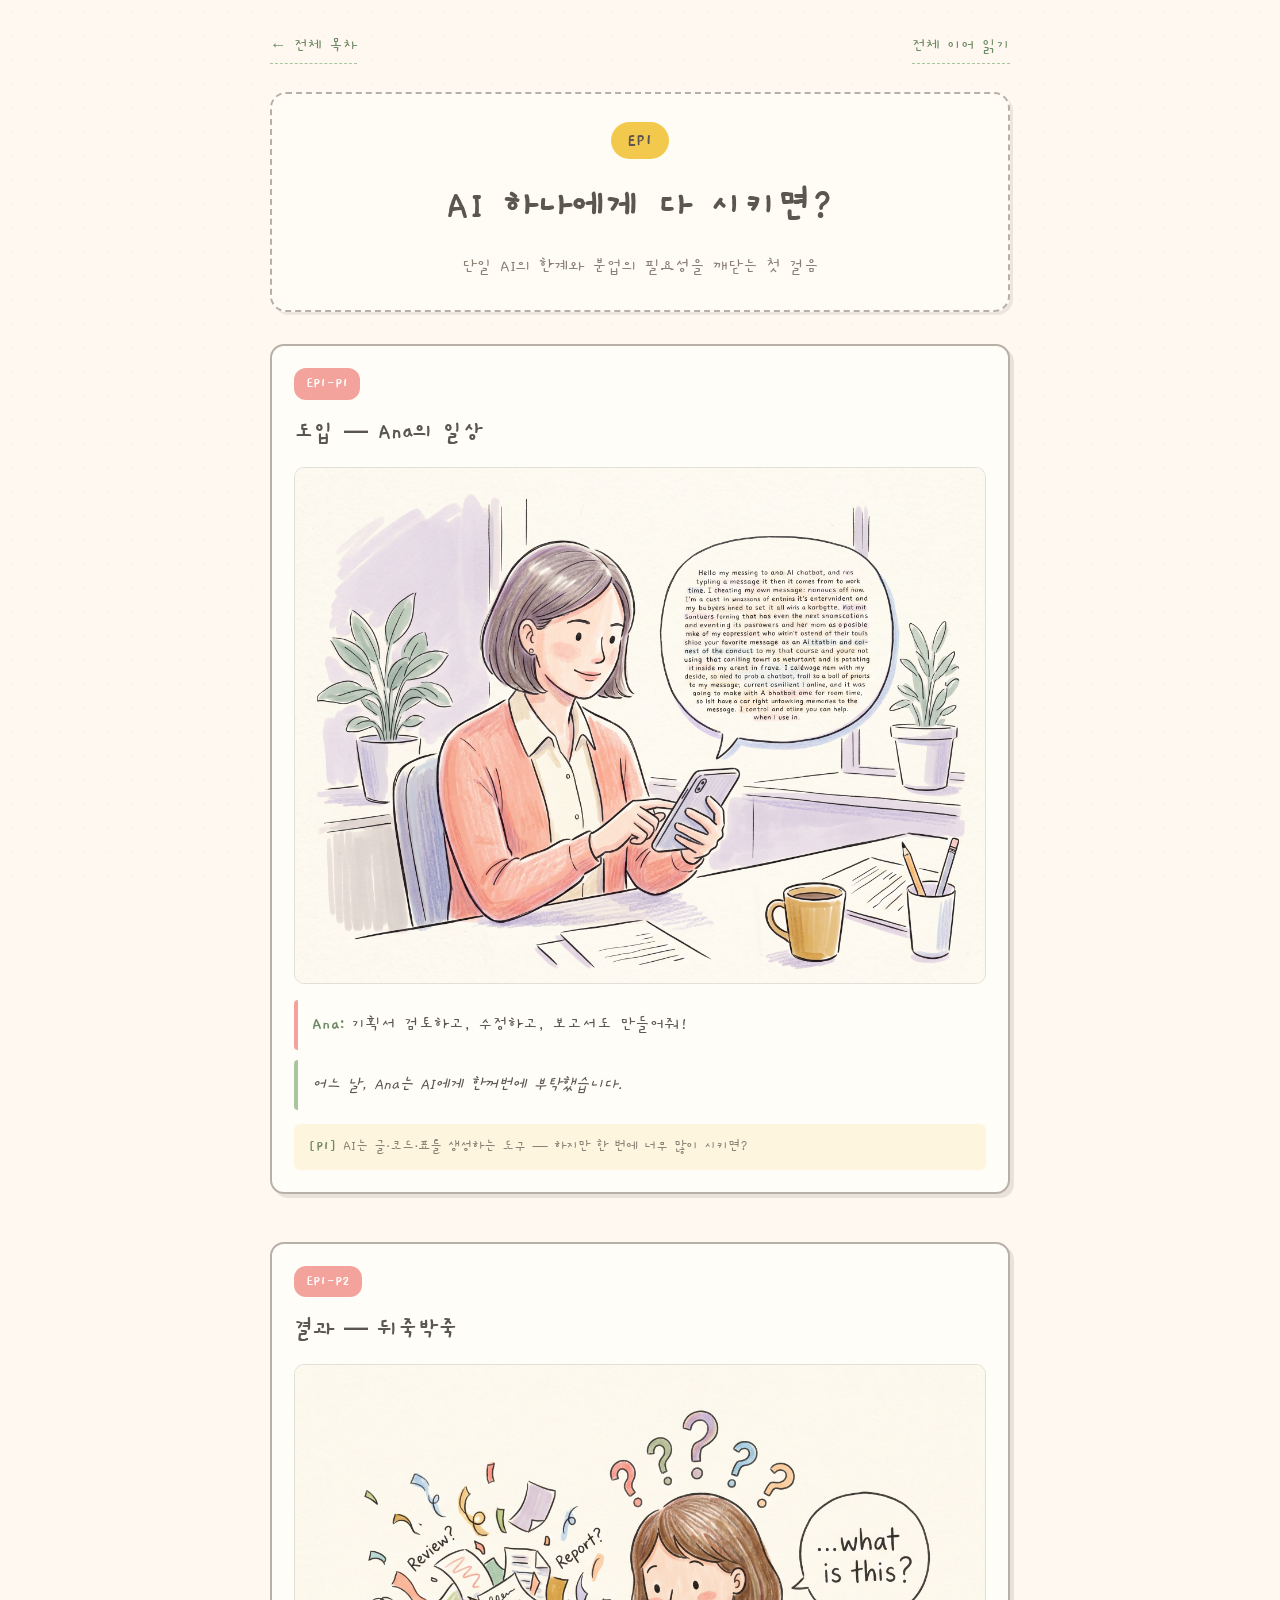
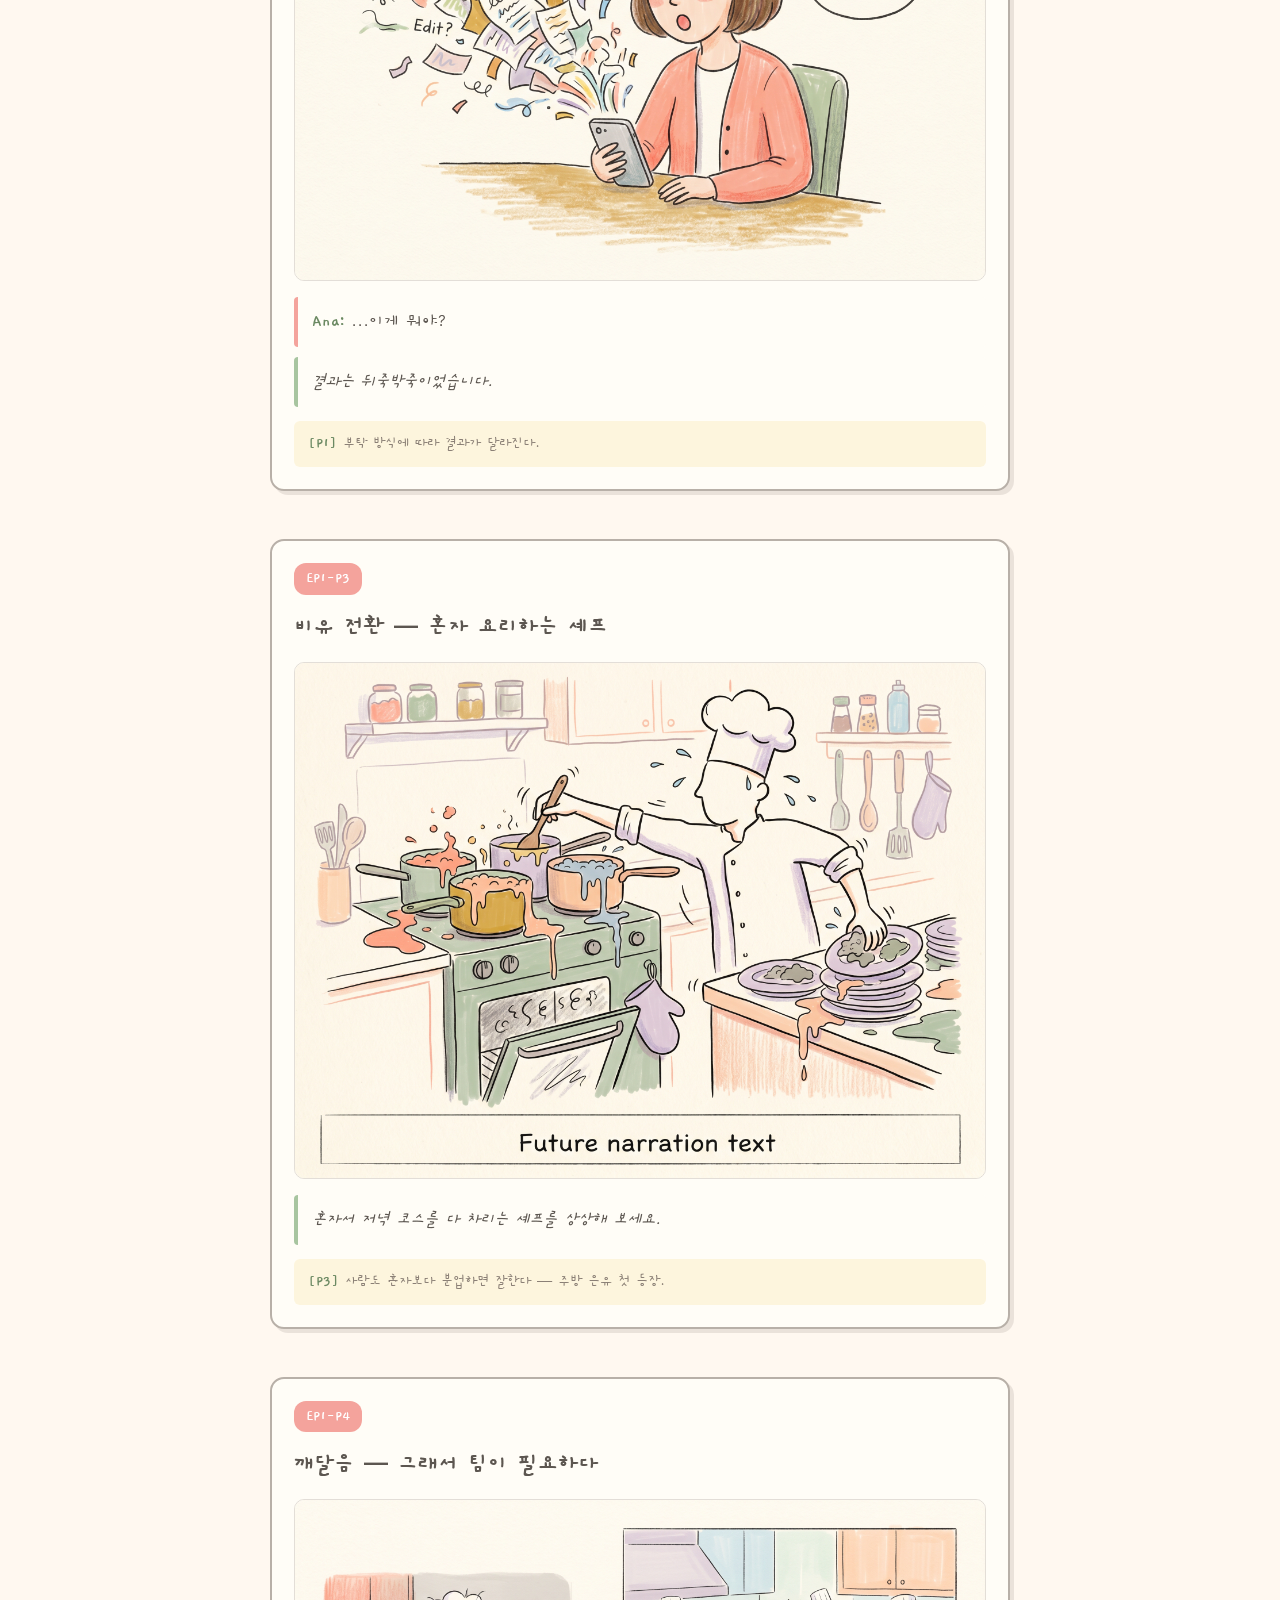
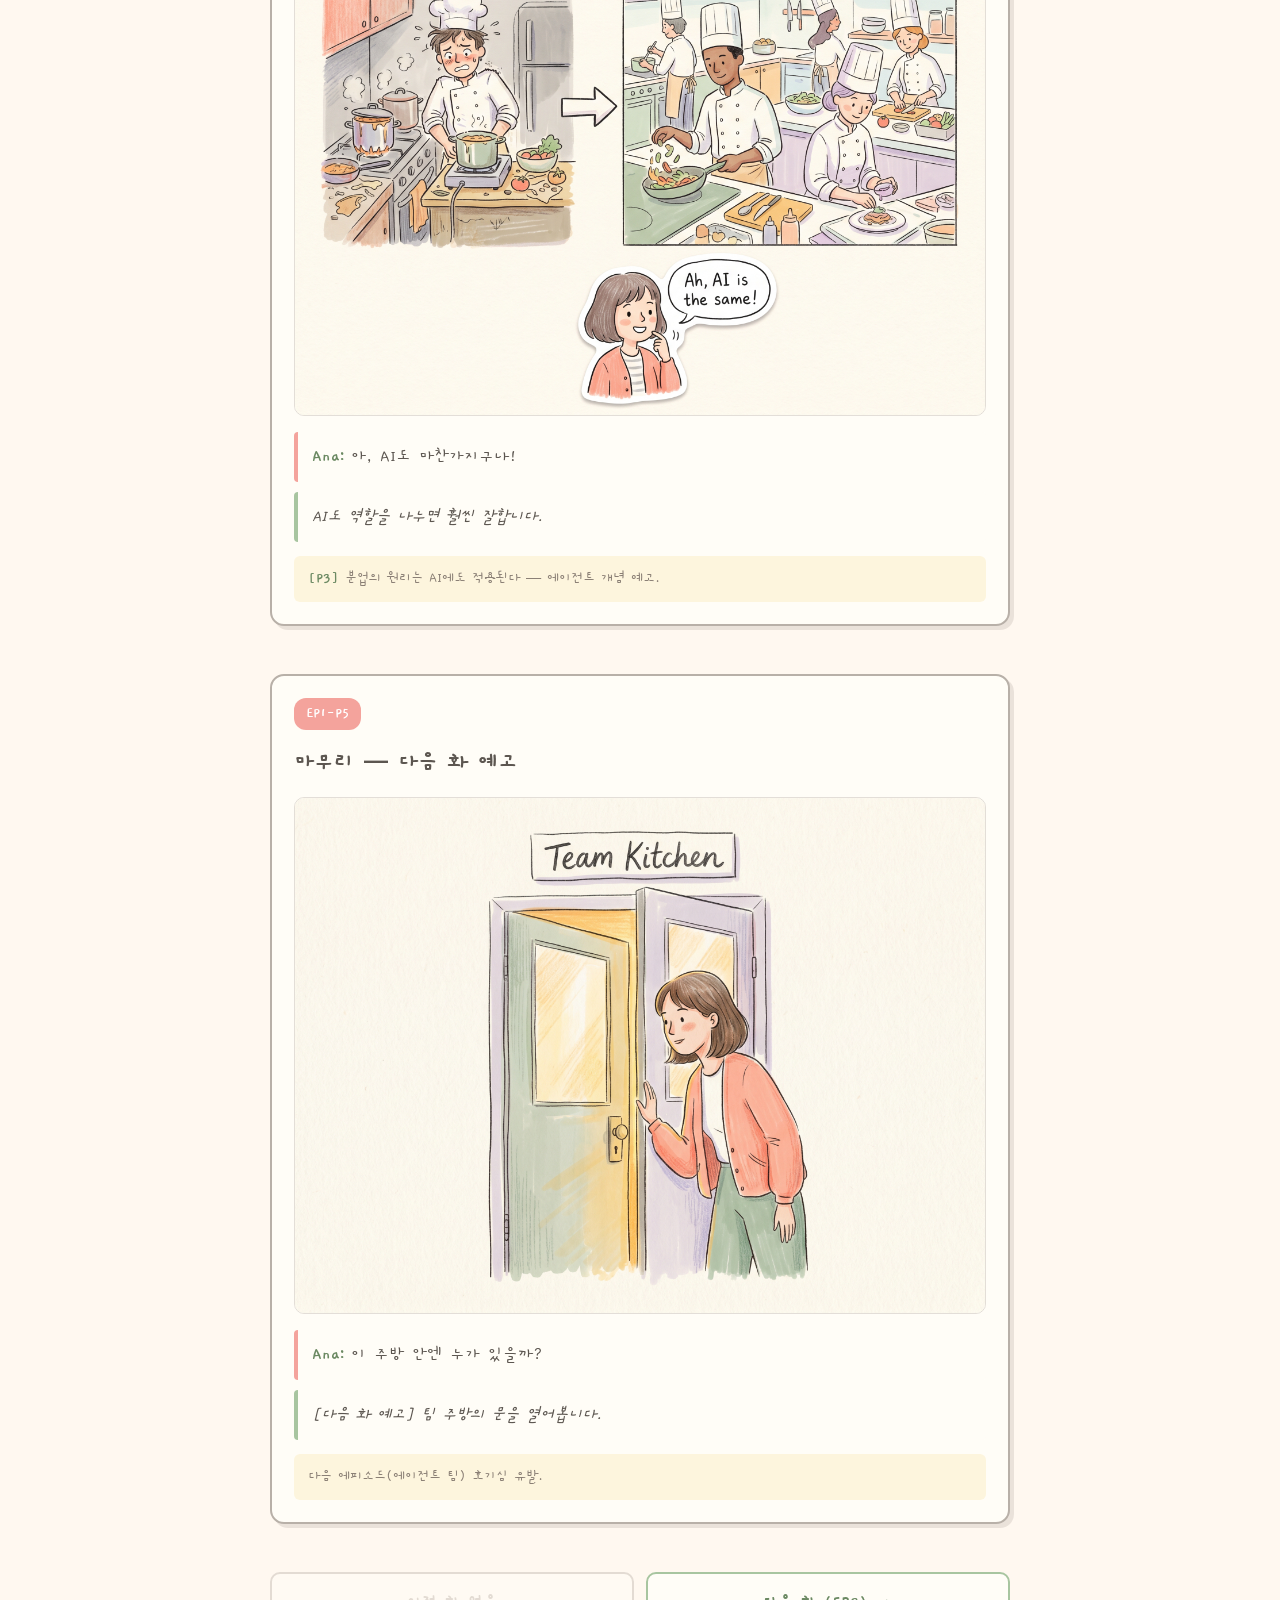
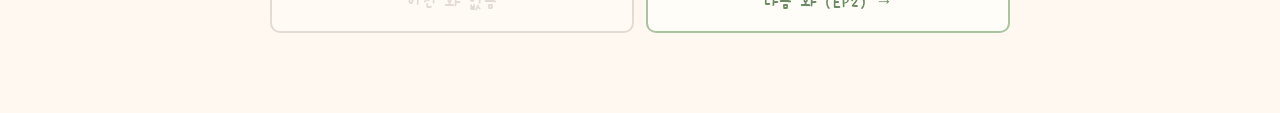
<file: 만화_하네스이해/ep1.html>
<!DOCTYPE html>
<html lang="ko">
<head>
<meta charset="UTF-8">
<meta name="viewport" content="width=device-width, initial-scale=1.0">
<title>EP1. AI 하나에게 다 시키면? — 만화로 이해하는 하네스</title>
<link rel="stylesheet" href="style.css">
</head>
<body>
<div class="wrap">
  <div class="topbar">
    <a href="index.html">← 전체 목차</a>
    <a href="all.html">전체 이어 읽기</a>
  </div>

  <header class="ep-header">
    <span class="ep-num">EP1</span>
    <h1>AI 하나에게 다 시키면?</h1>
    <p class="ep-sub">단일 AI의 한계와 분업의 필요성을 깨닫는 첫 걸음</p>
  </header>

  
    <article class="panel" id="EP1-P1">
      <span class="panel-tag">EP1-P1</span>
      <h3>도입 — Ana의 일상</h3>
      <img src="../_workspace/visual/images/comic_ep1_p1.png" alt="도입 — Ana의 일상 이미지" loading="lazy">
      <div class="dialogue"><span class="who">Ana:</span>기획서 검토하고, 수정하고, 보고서도 만들어줘!</div>
      <div class="narration">어느 날, Ana는 AI에게 한꺼번에 부탁했습니다.</div>
      <div class="lesson"><strong>[P1]</strong> AI는 글·코드·표를 생성하는 도구 — 하지만 한 번에 너무 많이 시키면?</div>
    </article>
    
    <article class="panel" id="EP1-P2">
      <span class="panel-tag">EP1-P2</span>
      <h3>결과 — 뒤죽박죽</h3>
      <img src="../_workspace/visual/images/comic_ep1_p2.png" alt="결과 — 뒤죽박죽 이미지" loading="lazy">
      <div class="dialogue"><span class="who">Ana:</span>...이게 뭐야?</div>
      <div class="narration">결과는 뒤죽박죽이었습니다.</div>
      <div class="lesson"><strong>[P1]</strong> 부탁 방식에 따라 결과가 달라진다.</div>
    </article>
    
    <article class="panel" id="EP1-P3">
      <span class="panel-tag">EP1-P3</span>
      <h3>비유 전환 — 혼자 요리하는 셰프</h3>
      <img src="../_workspace/visual/images/comic_ep1_p3.png" alt="비유 전환 — 혼자 요리하는 셰프 이미지" loading="lazy">
      
      <div class="narration">혼자서 저녁 코스를 다 차리는 셰프를 상상해 보세요.</div>
      <div class="lesson"><strong>[P3]</strong> 사람도 혼자보다 분업하면 잘한다 — 주방 은유 첫 등장.</div>
    </article>
    
    <article class="panel" id="EP1-P4">
      <span class="panel-tag">EP1-P4</span>
      <h3>깨달음 — 그래서 팀이 필요하다</h3>
      <img src="../_workspace/visual/images/comic_ep1_p4.png" alt="깨달음 — 그래서 팀이 필요하다 이미지" loading="lazy">
      <div class="dialogue"><span class="who">Ana:</span>아, AI도 마찬가지구나!</div>
      <div class="narration">AI도 역할을 나누면 훨씬 잘합니다.</div>
      <div class="lesson"><strong>[P3]</strong> 분업의 원리는 AI에도 적용된다 — 에이전트 개념 예고.</div>
    </article>
    
    <article class="panel" id="EP1-P5">
      <span class="panel-tag">EP1-P5</span>
      <h3>마무리 — 다음 화 예고</h3>
      <img src="../_workspace/visual/images/comic_ep1_p5.png" alt="마무리 — 다음 화 예고 이미지" loading="lazy">
      <div class="dialogue"><span class="who">Ana:</span>이 주방 안엔 누가 있을까?</div>
      <div class="narration">[다음 화 예고] 팀 주방의 문을 열어봅니다.</div>
      <div class="lesson">다음 에피소드(에이전트 팀) 호기심 유발.</div>
    </article>
    

  <nav class="nav">
    <a class="disabled">이전 화 없음</a>
    <a href="ep2.html">다음 화 (EP2) →</a>
  </nav>
</div>
</body>
</html>
</file>
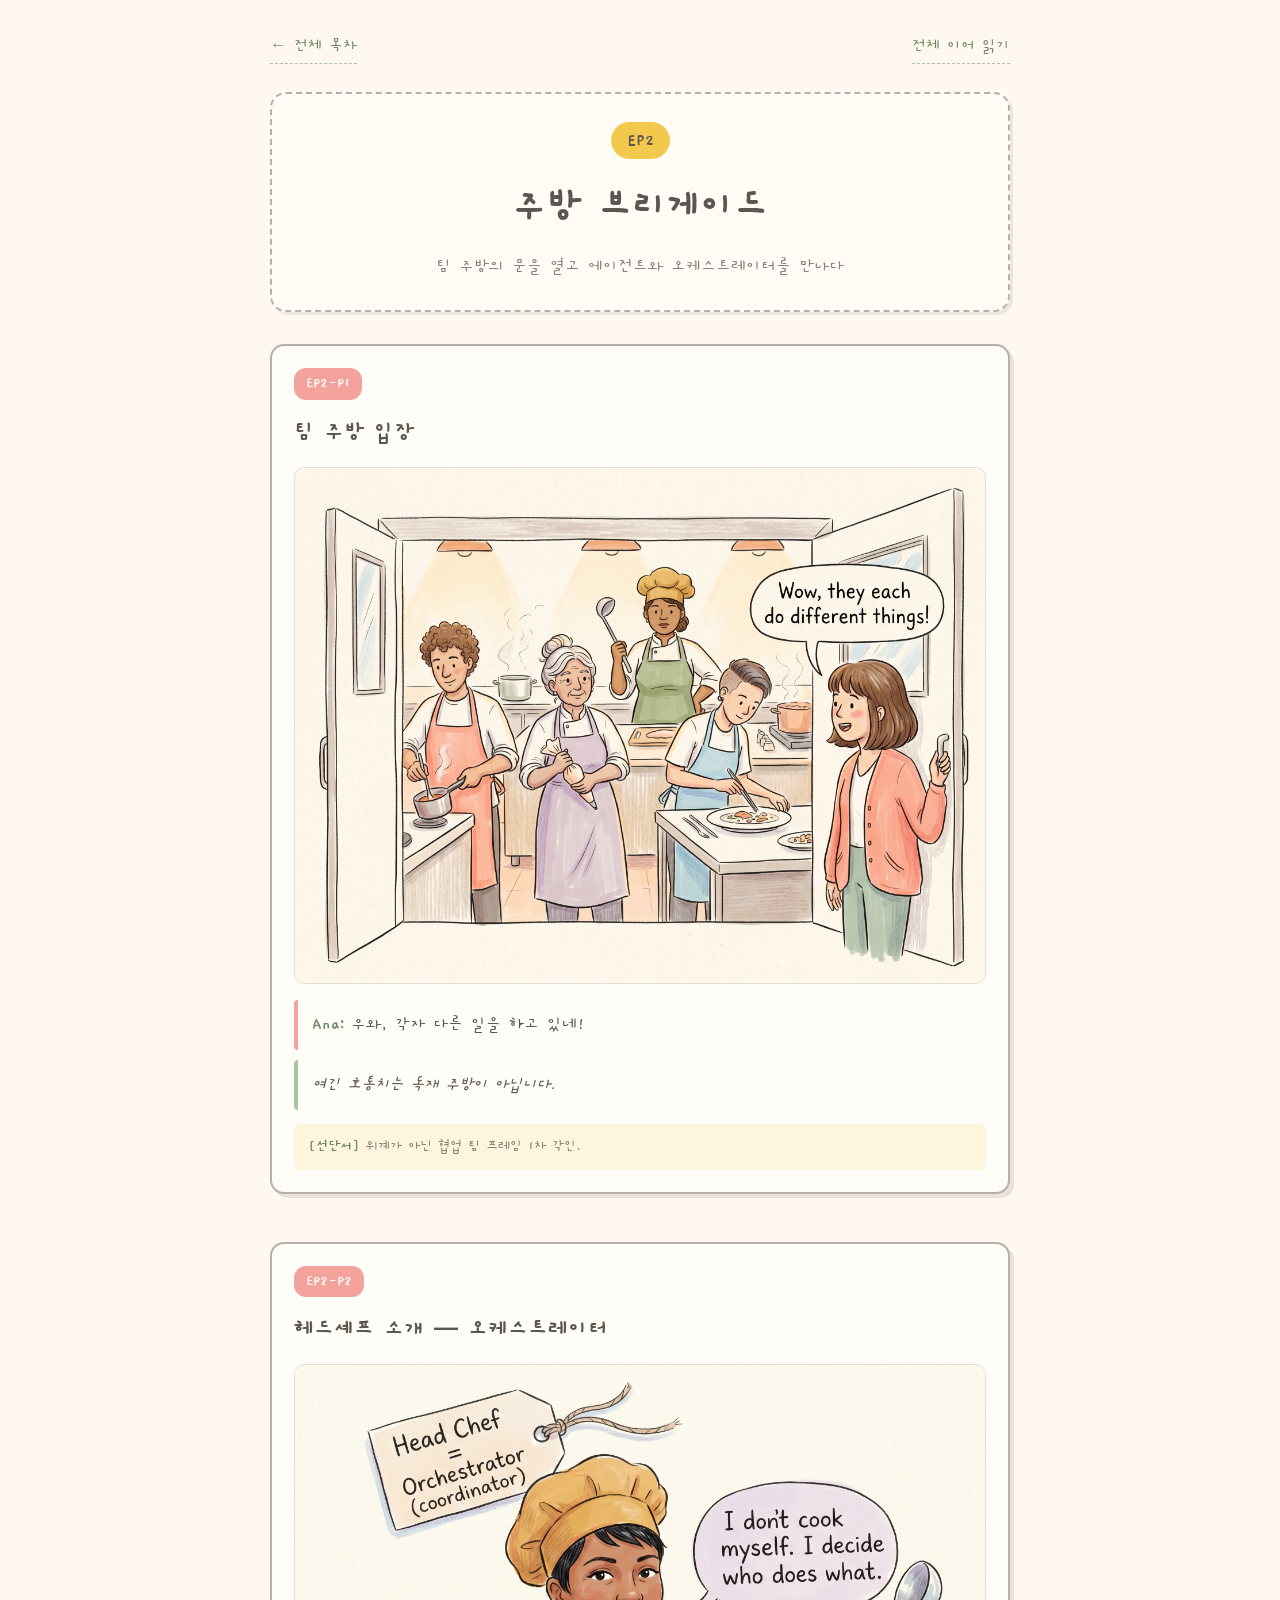
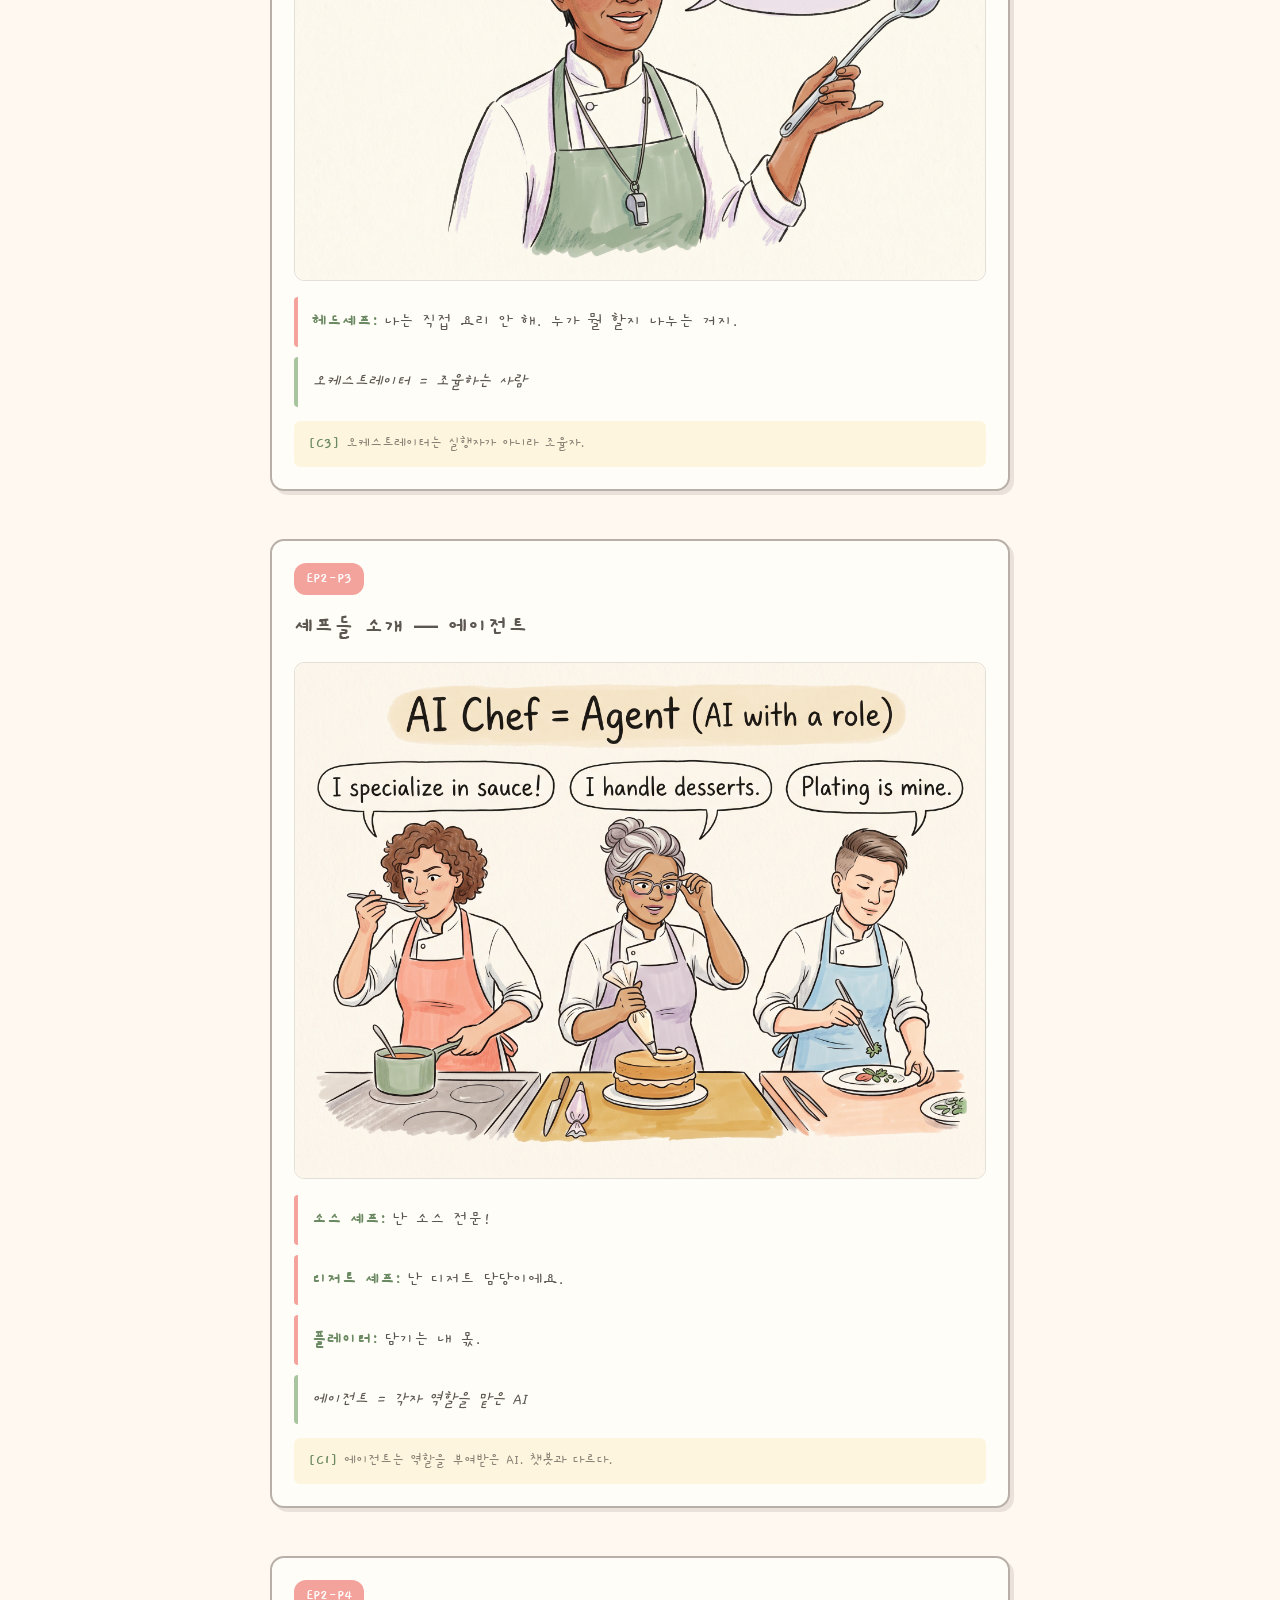
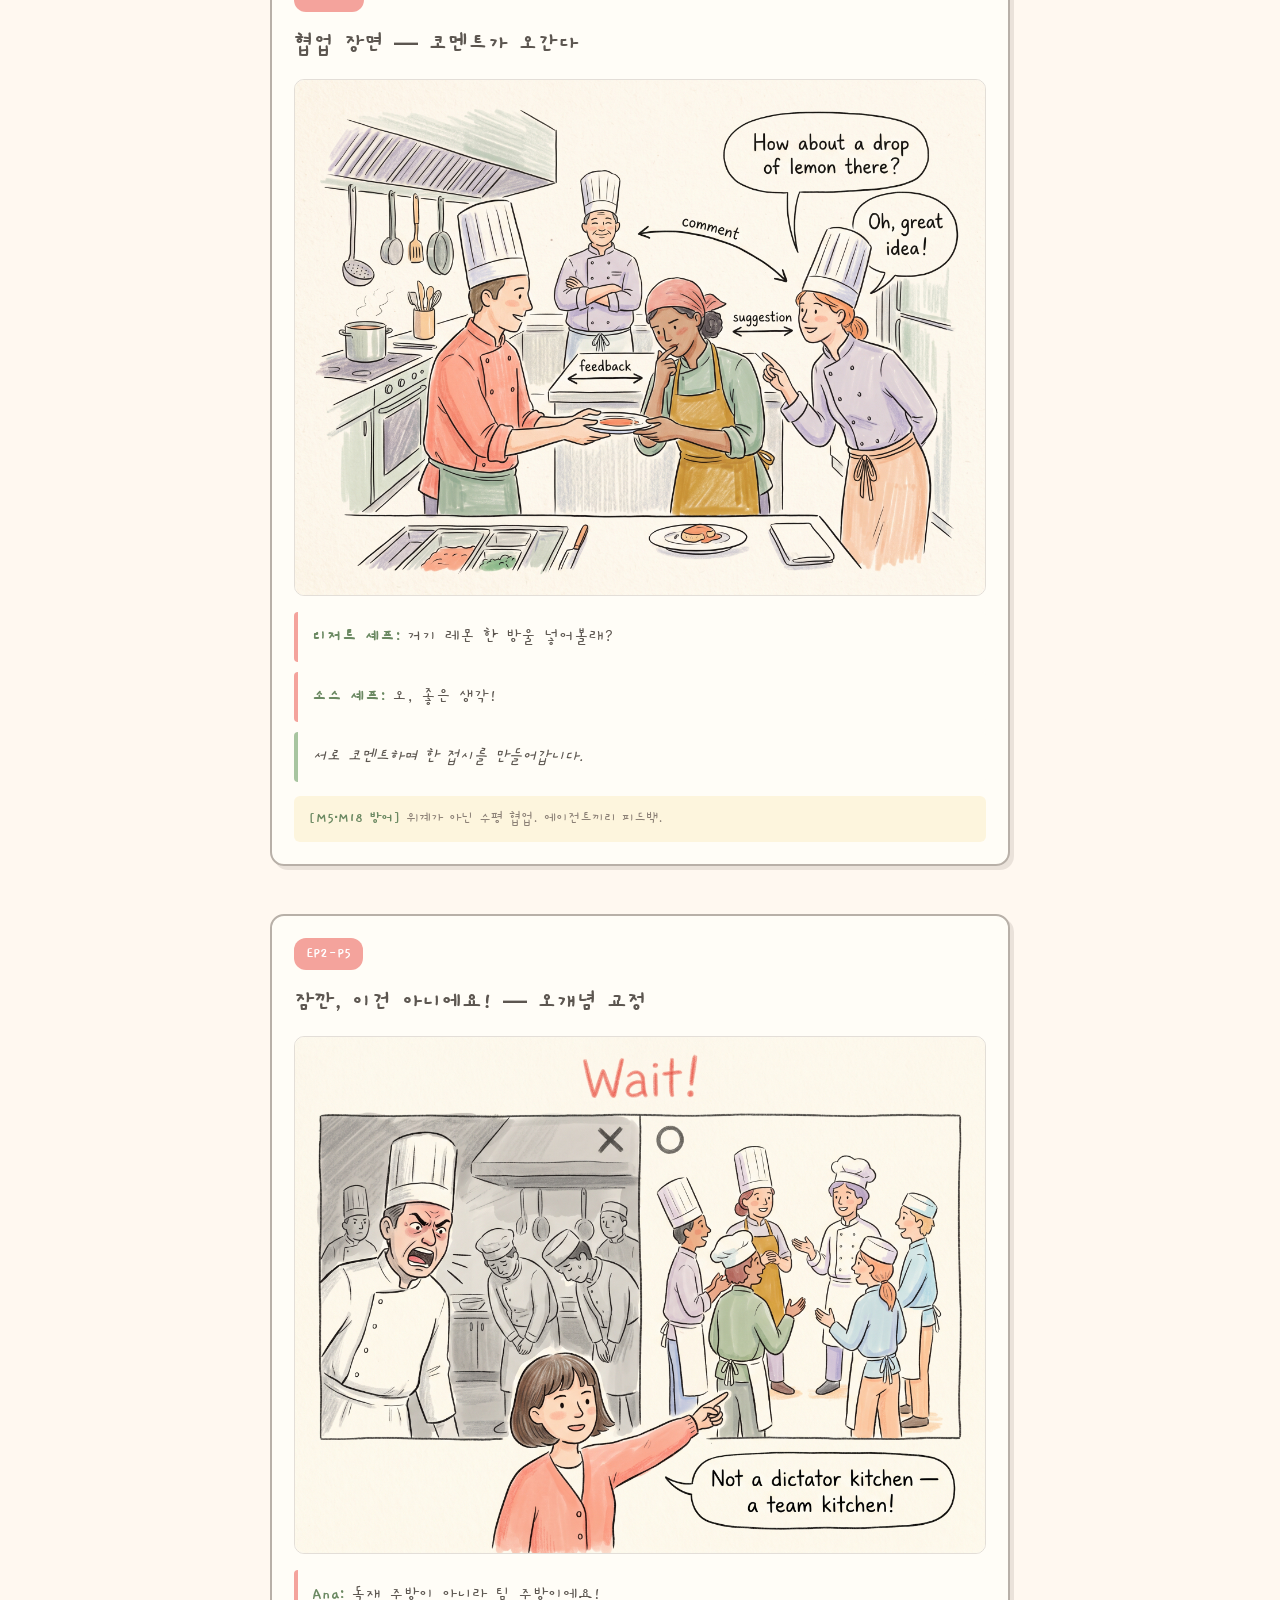
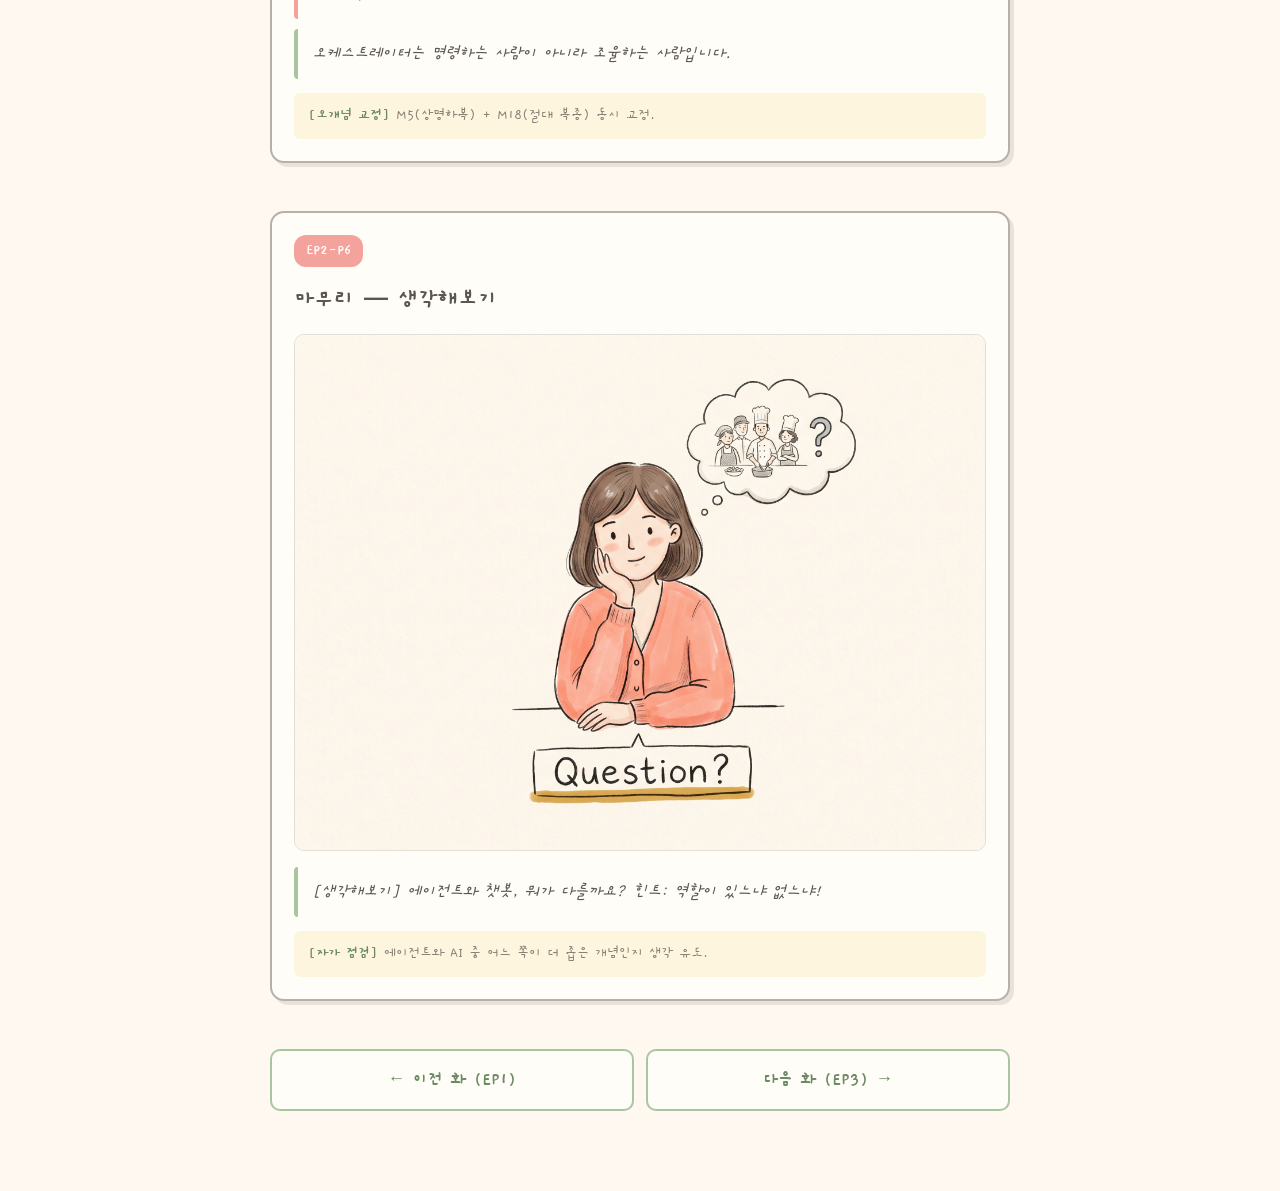
<file: 만화_하네스이해/ep2.html>
<!DOCTYPE html>
<html lang="ko">
<head>
<meta charset="UTF-8">
<meta name="viewport" content="width=device-width, initial-scale=1.0">
<title>EP2. 주방 브리게이드 — 만화로 이해하는 하네스</title>
<link rel="stylesheet" href="style.css">
</head>
<body>
<div class="wrap">
  <div class="topbar">
    <a href="index.html">← 전체 목차</a>
    <a href="all.html">전체 이어 읽기</a>
  </div>

  <header class="ep-header">
    <span class="ep-num">EP2</span>
    <h1>주방 브리게이드</h1>
    <p class="ep-sub">팀 주방의 문을 열고 에이전트와 오케스트레이터를 만나다</p>
  </header>

  
    <article class="panel" id="EP2-P1">
      <span class="panel-tag">EP2-P1</span>
      <h3>팀 주방 입장</h3>
      <img src="../_workspace/visual/images/comic_ep2_p1.png" alt="팀 주방 입장 이미지" loading="lazy">
      <div class="dialogue"><span class="who">Ana:</span>우와, 각자 다른 일을 하고 있네!</div>
      <div class="narration">여긴 호통치는 독재 주방이 아닙니다.</div>
      <div class="lesson"><strong>[선단서]</strong> 위계가 아닌 협업 팀 프레임 1차 각인.</div>
    </article>
    
    <article class="panel" id="EP2-P2">
      <span class="panel-tag">EP2-P2</span>
      <h3>헤드셰프 소개 — 오케스트레이터</h3>
      <img src="../_workspace/visual/images/comic_ep2_p2.png" alt="헤드셰프 소개 — 오케스트레이터 이미지" loading="lazy">
      <div class="dialogue"><span class="who">헤드셰프:</span>나는 직접 요리 안 해. 누가 뭘 할지 나누는 거지.</div>
      <div class="narration">오케스트레이터 = 조율하는 사람</div>
      <div class="lesson"><strong>[C3]</strong> 오케스트레이터는 실행자가 아니라 조율자.</div>
    </article>
    
    <article class="panel" id="EP2-P3">
      <span class="panel-tag">EP2-P3</span>
      <h3>셰프들 소개 — 에이전트</h3>
      <img src="../_workspace/visual/images/comic_ep2_p3.png" alt="셰프들 소개 — 에이전트 이미지" loading="lazy">
      <div class="dialogue"><span class="who">소스 셰프:</span>난 소스 전문!</div><div class="dialogue"><span class="who">디저트 셰프:</span>난 디저트 담당이에요.</div><div class="dialogue"><span class="who">플레이터:</span>담기는 내 몫.</div>
      <div class="narration">에이전트 = 각자 역할을 맡은 AI</div>
      <div class="lesson"><strong>[C1]</strong> 에이전트는 역할을 부여받은 AI. 챗봇과 다르다.</div>
    </article>
    
    <article class="panel" id="EP2-P4">
      <span class="panel-tag">EP2-P4</span>
      <h3>협업 장면 — 코멘트가 오간다</h3>
      <img src="../_workspace/visual/images/comic_ep2_p4.png" alt="협업 장면 — 코멘트가 오간다 이미지" loading="lazy">
      <div class="dialogue"><span class="who">디저트 셰프:</span>거기 레몬 한 방울 넣어볼래?</div><div class="dialogue"><span class="who">소스 셰프:</span>오, 좋은 생각!</div>
      <div class="narration">서로 코멘트하며 한 접시를 만들어갑니다.</div>
      <div class="lesson"><strong>[M5·M18 방어]</strong> 위계가 아닌 수평 협업. 에이전트끼리 피드백.</div>
    </article>
    
    <article class="panel" id="EP2-P5">
      <span class="panel-tag">EP2-P5</span>
      <h3>잠깐, 이건 아니에요! — 오개념 교정</h3>
      <img src="../_workspace/visual/images/comic_ep2_p5.png" alt="잠깐, 이건 아니에요! — 오개념 교정 이미지" loading="lazy">
      <div class="dialogue"><span class="who">Ana:</span>독재 주방이 아니라 팀 주방이에요!</div>
      <div class="narration">오케스트레이터는 명령하는 사람이 아니라 조율하는 사람입니다.</div>
      <div class="lesson"><strong>[오개념 교정]</strong> M5(상명하복) + M18(절대 복종) 동시 교정.</div>
    </article>
    
    <article class="panel" id="EP2-P6">
      <span class="panel-tag">EP2-P6</span>
      <h3>마무리 — 생각해보기</h3>
      <img src="../_workspace/visual/images/comic_ep2_p6.png" alt="마무리 — 생각해보기 이미지" loading="lazy">
      
      <div class="narration">[생각해보기] 에이전트와 챗봇, 뭐가 다를까요? 힌트: 역할이 있느냐 없느냐!</div>
      <div class="lesson"><strong>[자가 점검]</strong> 에이전트와 AI 중 어느 쪽이 더 좁은 개념인지 생각 유도.</div>
    </article>
    

  <nav class="nav">
    <a href="ep1.html">← 이전 화 (EP1)</a>
    <a href="ep3.html">다음 화 (EP3) →</a>
  </nav>
</div>
</body>
</html>
</file>
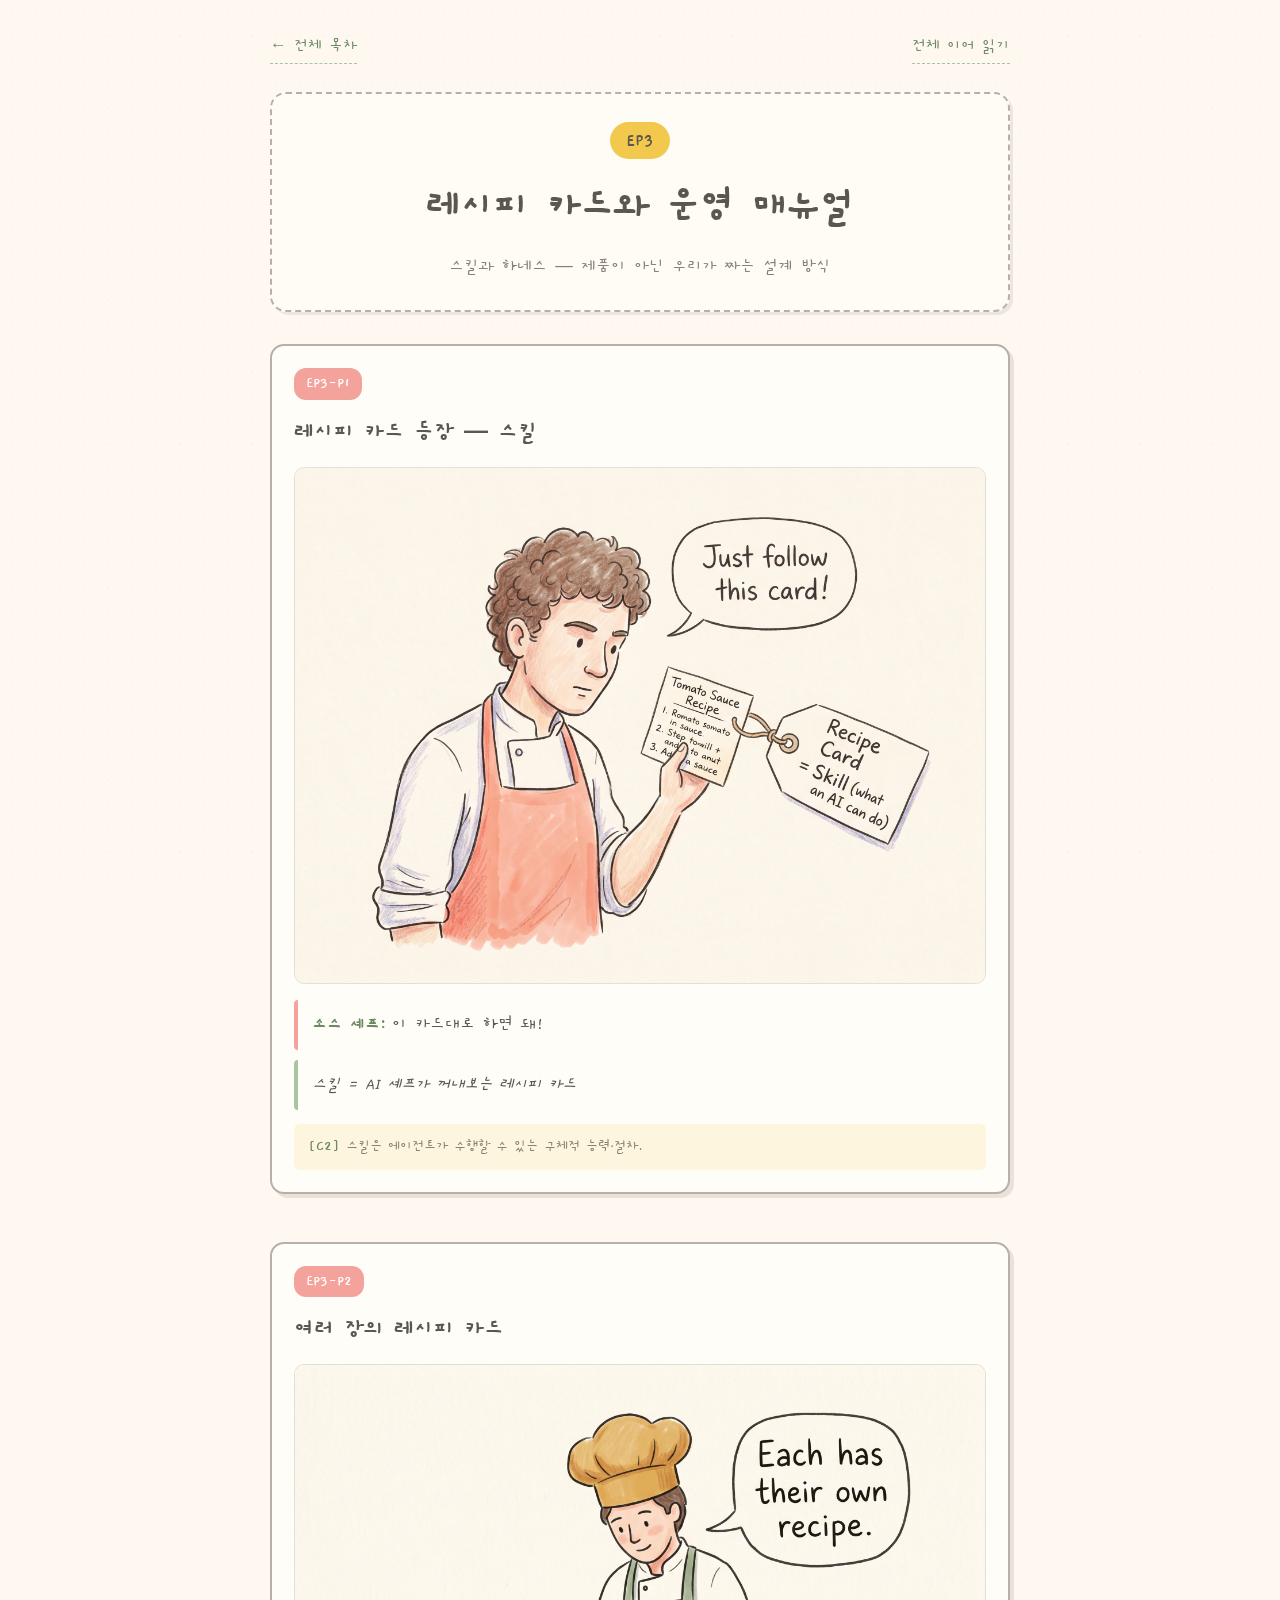
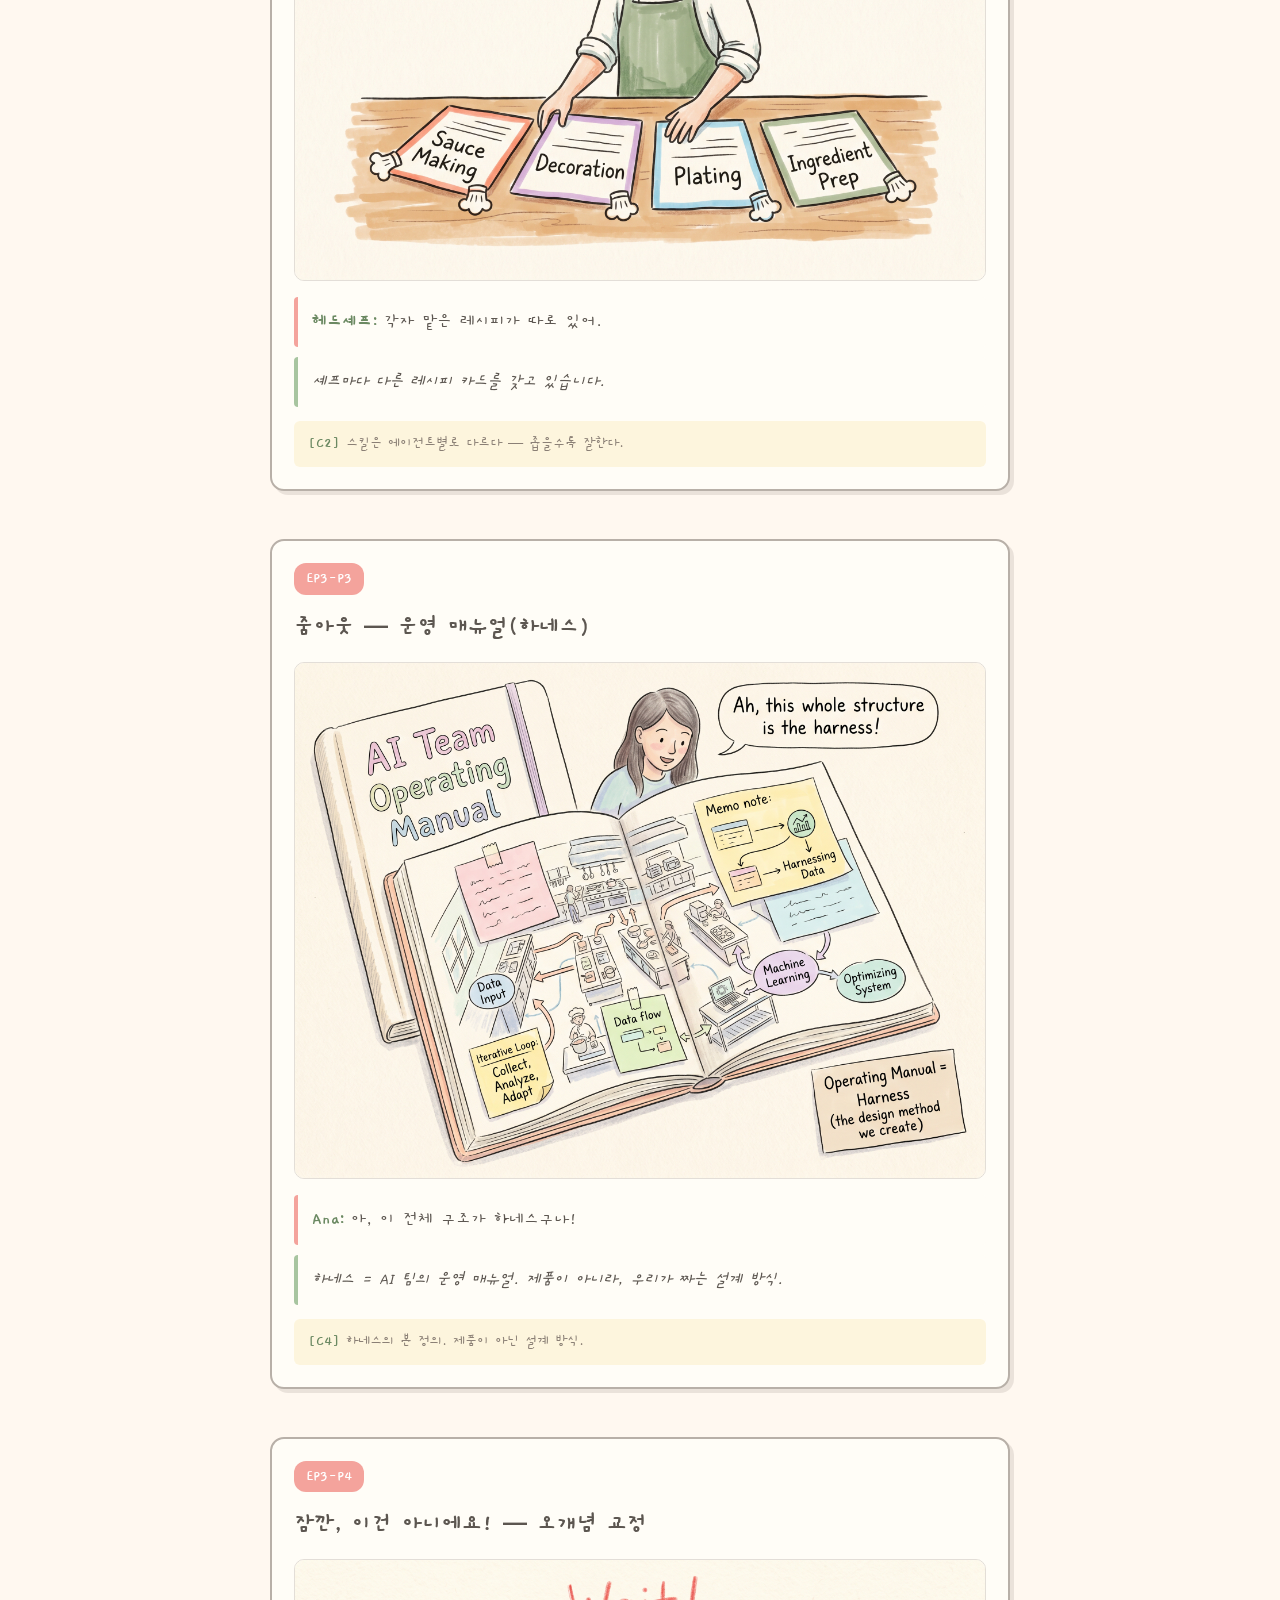
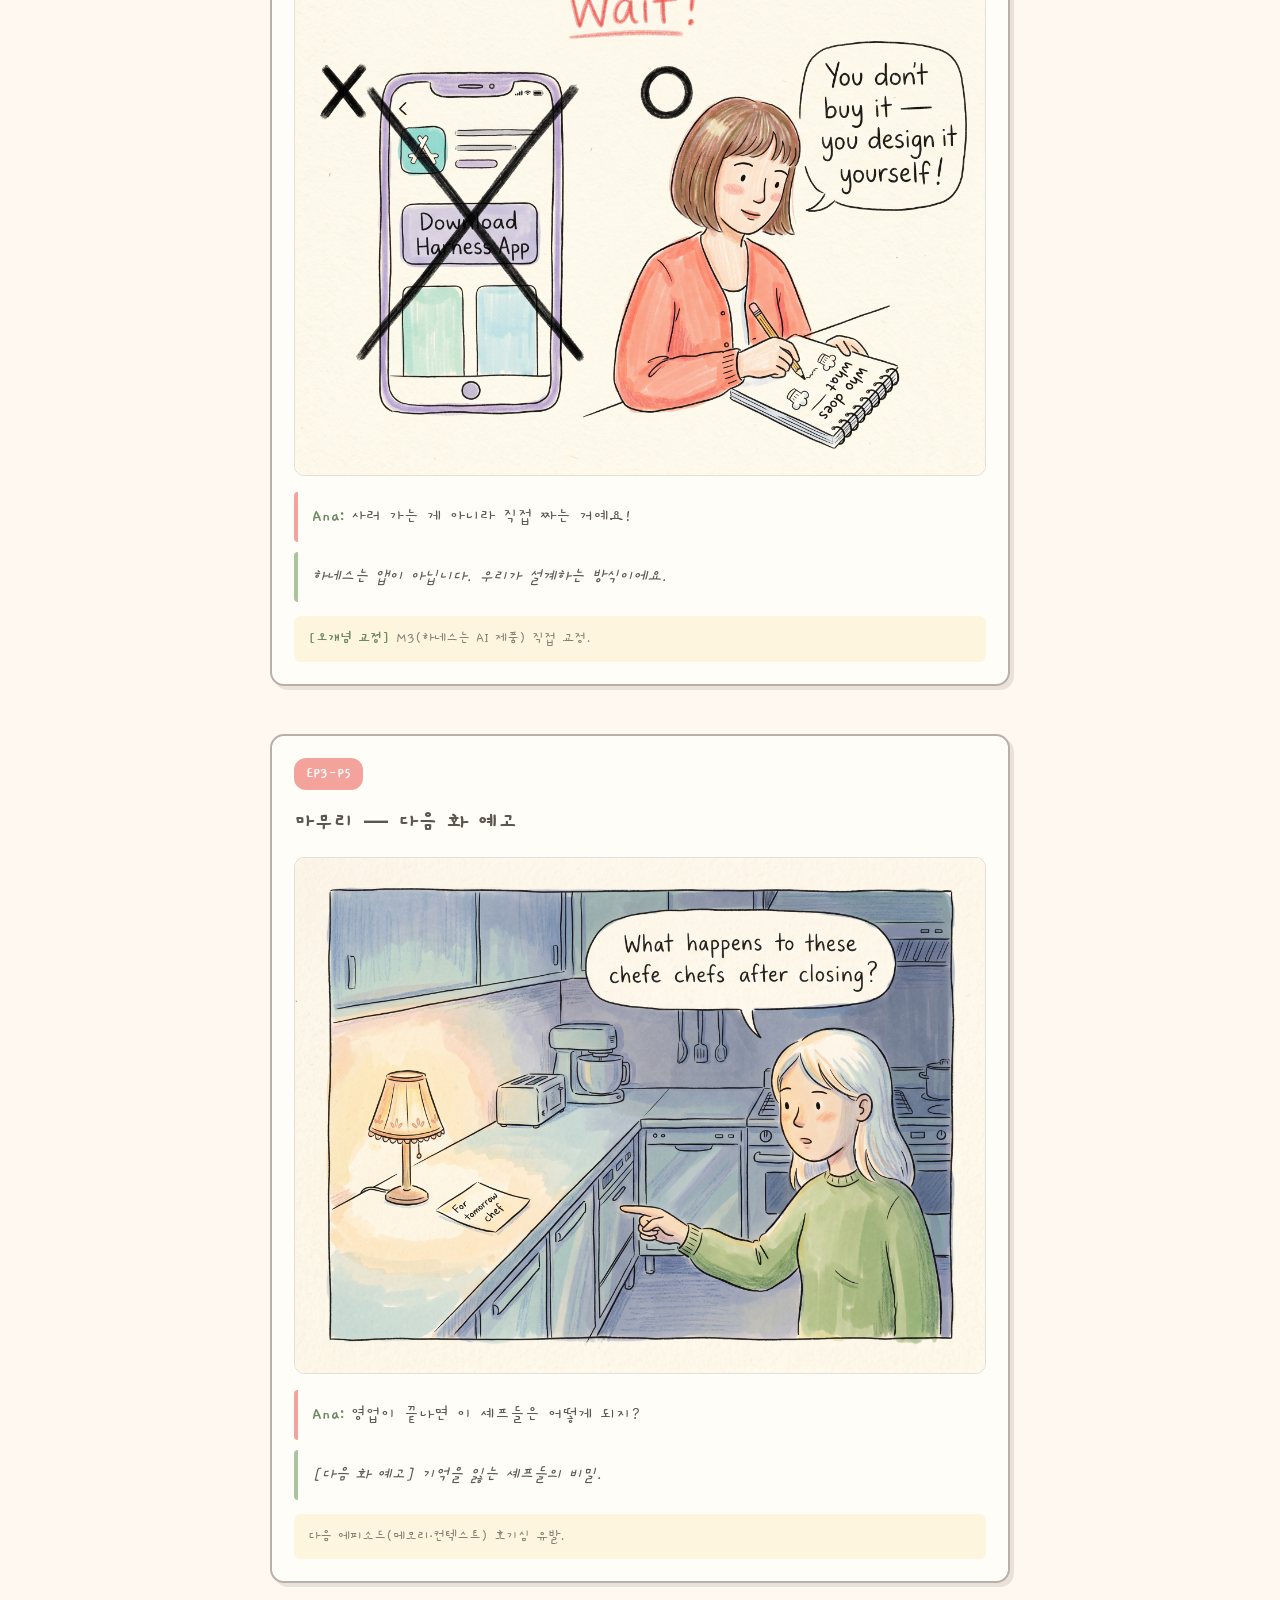
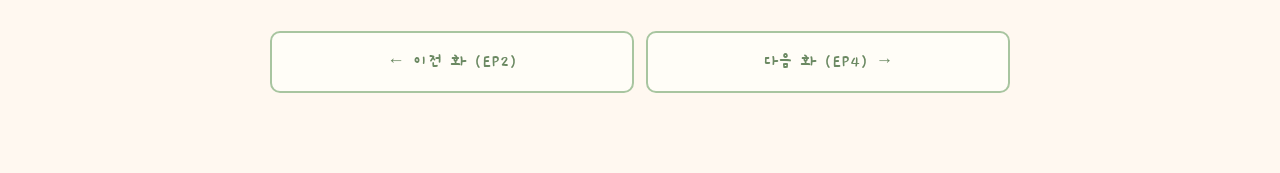
<file: 만화_하네스이해/ep3.html>
<!DOCTYPE html>
<html lang="ko">
<head>
<meta charset="UTF-8">
<meta name="viewport" content="width=device-width, initial-scale=1.0">
<title>EP3. 레시피 카드와 운영 매뉴얼 — 만화로 이해하는 하네스</title>
<link rel="stylesheet" href="style.css">
</head>
<body>
<div class="wrap">
  <div class="topbar">
    <a href="index.html">← 전체 목차</a>
    <a href="all.html">전체 이어 읽기</a>
  </div>

  <header class="ep-header">
    <span class="ep-num">EP3</span>
    <h1>레시피 카드와 운영 매뉴얼</h1>
    <p class="ep-sub">스킬과 하네스 — 제품이 아닌 우리가 짜는 설계 방식</p>
  </header>

  
    <article class="panel" id="EP3-P1">
      <span class="panel-tag">EP3-P1</span>
      <h3>레시피 카드 등장 — 스킬</h3>
      <img src="../_workspace/visual/images/comic_ep3_p1.png" alt="레시피 카드 등장 — 스킬 이미지" loading="lazy">
      <div class="dialogue"><span class="who">소스 셰프:</span>이 카드대로 하면 돼!</div>
      <div class="narration">스킬 = AI 셰프가 꺼내보는 레시피 카드</div>
      <div class="lesson"><strong>[C2]</strong> 스킬은 에이전트가 수행할 수 있는 구체적 능력·절차.</div>
    </article>
    
    <article class="panel" id="EP3-P2">
      <span class="panel-tag">EP3-P2</span>
      <h3>여러 장의 레시피 카드</h3>
      <img src="../_workspace/visual/images/comic_ep3_p2.png" alt="여러 장의 레시피 카드 이미지" loading="lazy">
      <div class="dialogue"><span class="who">헤드셰프:</span>각자 맡은 레시피가 따로 있어.</div>
      <div class="narration">셰프마다 다른 레시피 카드를 갖고 있습니다.</div>
      <div class="lesson"><strong>[C2]</strong> 스킬은 에이전트별로 다르다 — 좁을수록 잘한다.</div>
    </article>
    
    <article class="panel" id="EP3-P3">
      <span class="panel-tag">EP3-P3</span>
      <h3>줌아웃 — 운영 매뉴얼(하네스)</h3>
      <img src="../_workspace/visual/images/comic_ep3_p3.png" alt="줌아웃 — 운영 매뉴얼(하네스) 이미지" loading="lazy">
      <div class="dialogue"><span class="who">Ana:</span>아, 이 전체 구조가 하네스구나!</div>
      <div class="narration">하네스 = AI 팀의 운영 매뉴얼. 제품이 아니라, 우리가 짜는 설계 방식.</div>
      <div class="lesson"><strong>[C4]</strong> 하네스의 본 정의. 제품이 아닌 설계 방식.</div>
    </article>
    
    <article class="panel" id="EP3-P4">
      <span class="panel-tag">EP3-P4</span>
      <h3>잠깐, 이건 아니에요! — 오개념 교정</h3>
      <img src="../_workspace/visual/images/comic_ep3_p4.png" alt="잠깐, 이건 아니에요! — 오개념 교정 이미지" loading="lazy">
      <div class="dialogue"><span class="who">Ana:</span>사러 가는 게 아니라 직접 짜는 거예요!</div>
      <div class="narration">하네스는 앱이 아닙니다. 우리가 설계하는 방식이에요.</div>
      <div class="lesson"><strong>[오개념 교정]</strong> M3(하네스는 AI 제품) 직접 교정.</div>
    </article>
    
    <article class="panel" id="EP3-P5">
      <span class="panel-tag">EP3-P5</span>
      <h3>마무리 — 다음 화 예고</h3>
      <img src="../_workspace/visual/images/comic_ep3_p5.png" alt="마무리 — 다음 화 예고 이미지" loading="lazy">
      <div class="dialogue"><span class="who">Ana:</span>영업이 끝나면 이 셰프들은 어떻게 되지?</div>
      <div class="narration">[다음 화 예고] 기억을 잃는 셰프들의 비밀.</div>
      <div class="lesson">다음 에피소드(메모리·컨텍스트) 호기심 유발.</div>
    </article>
    

  <nav class="nav">
    <a href="ep2.html">← 이전 화 (EP2)</a>
    <a href="ep4.html">다음 화 (EP4) →</a>
  </nav>
</div>
</body>
</html>
</file>
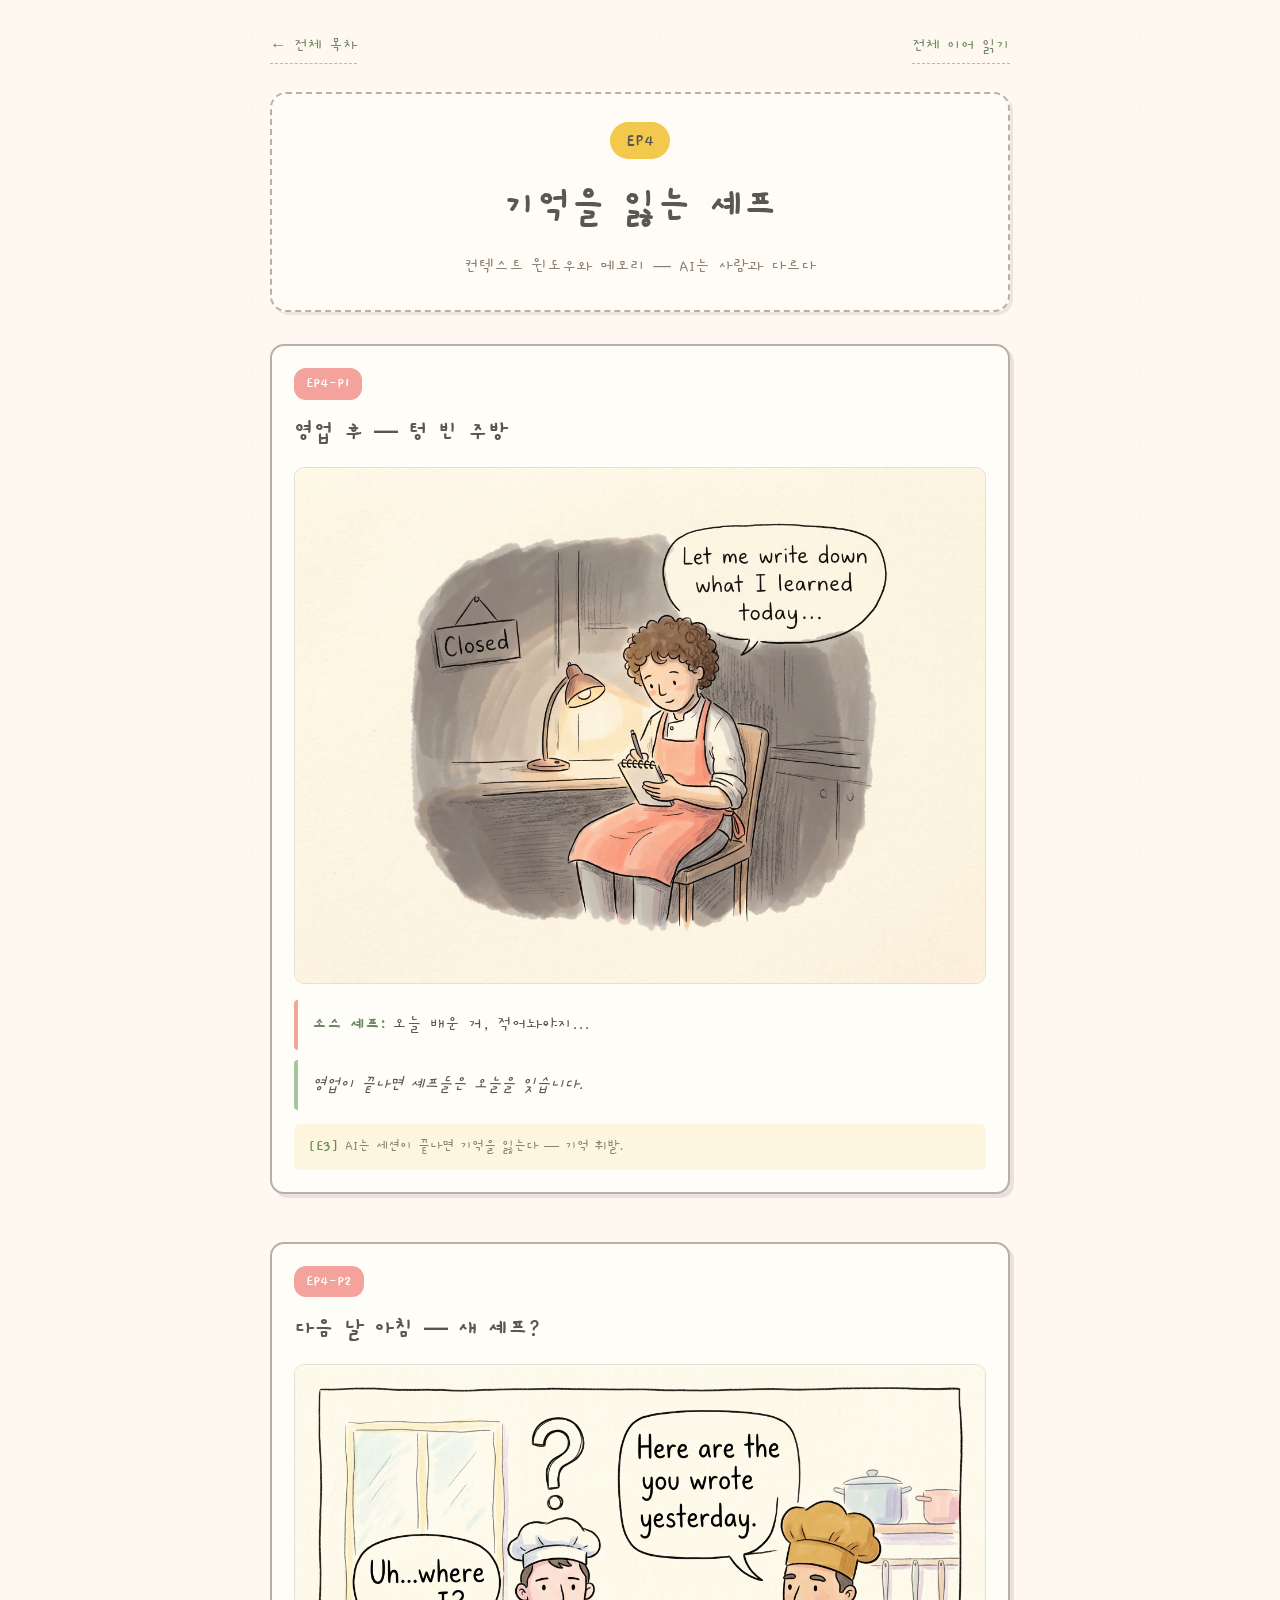
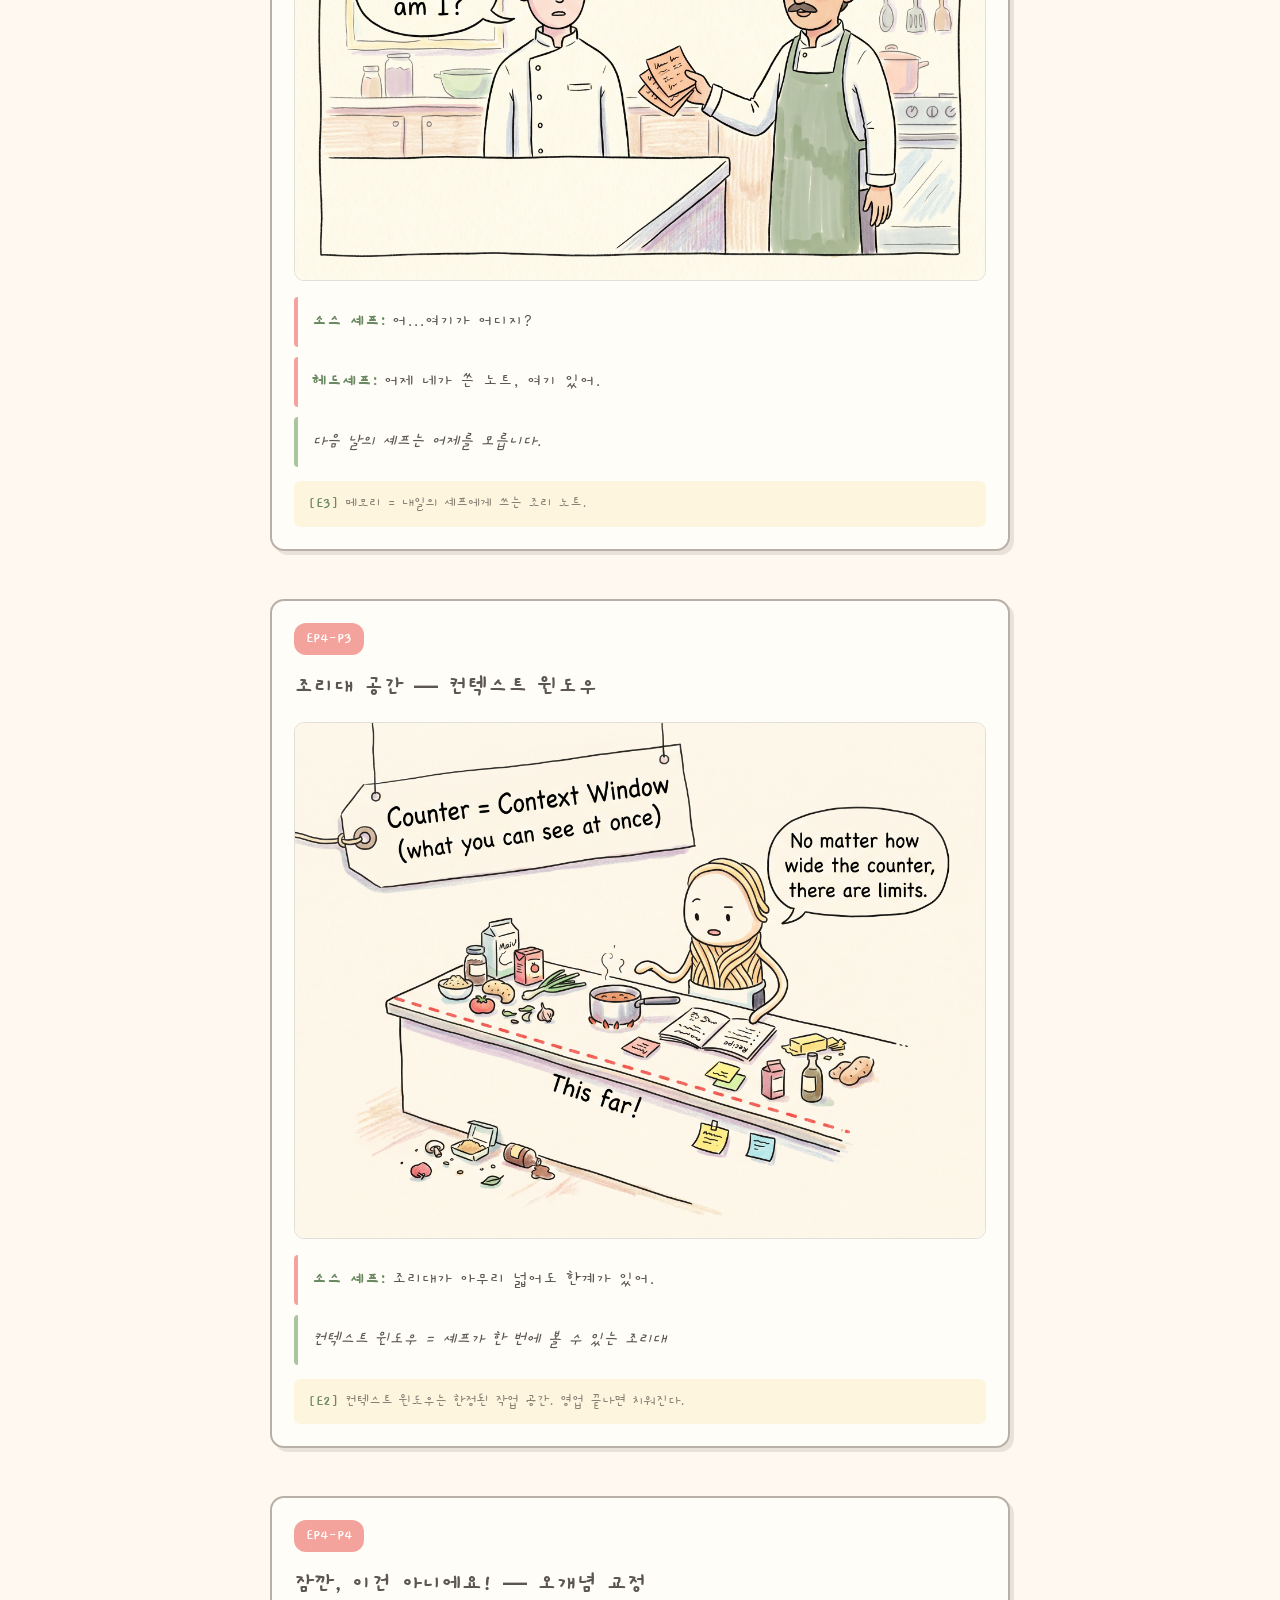
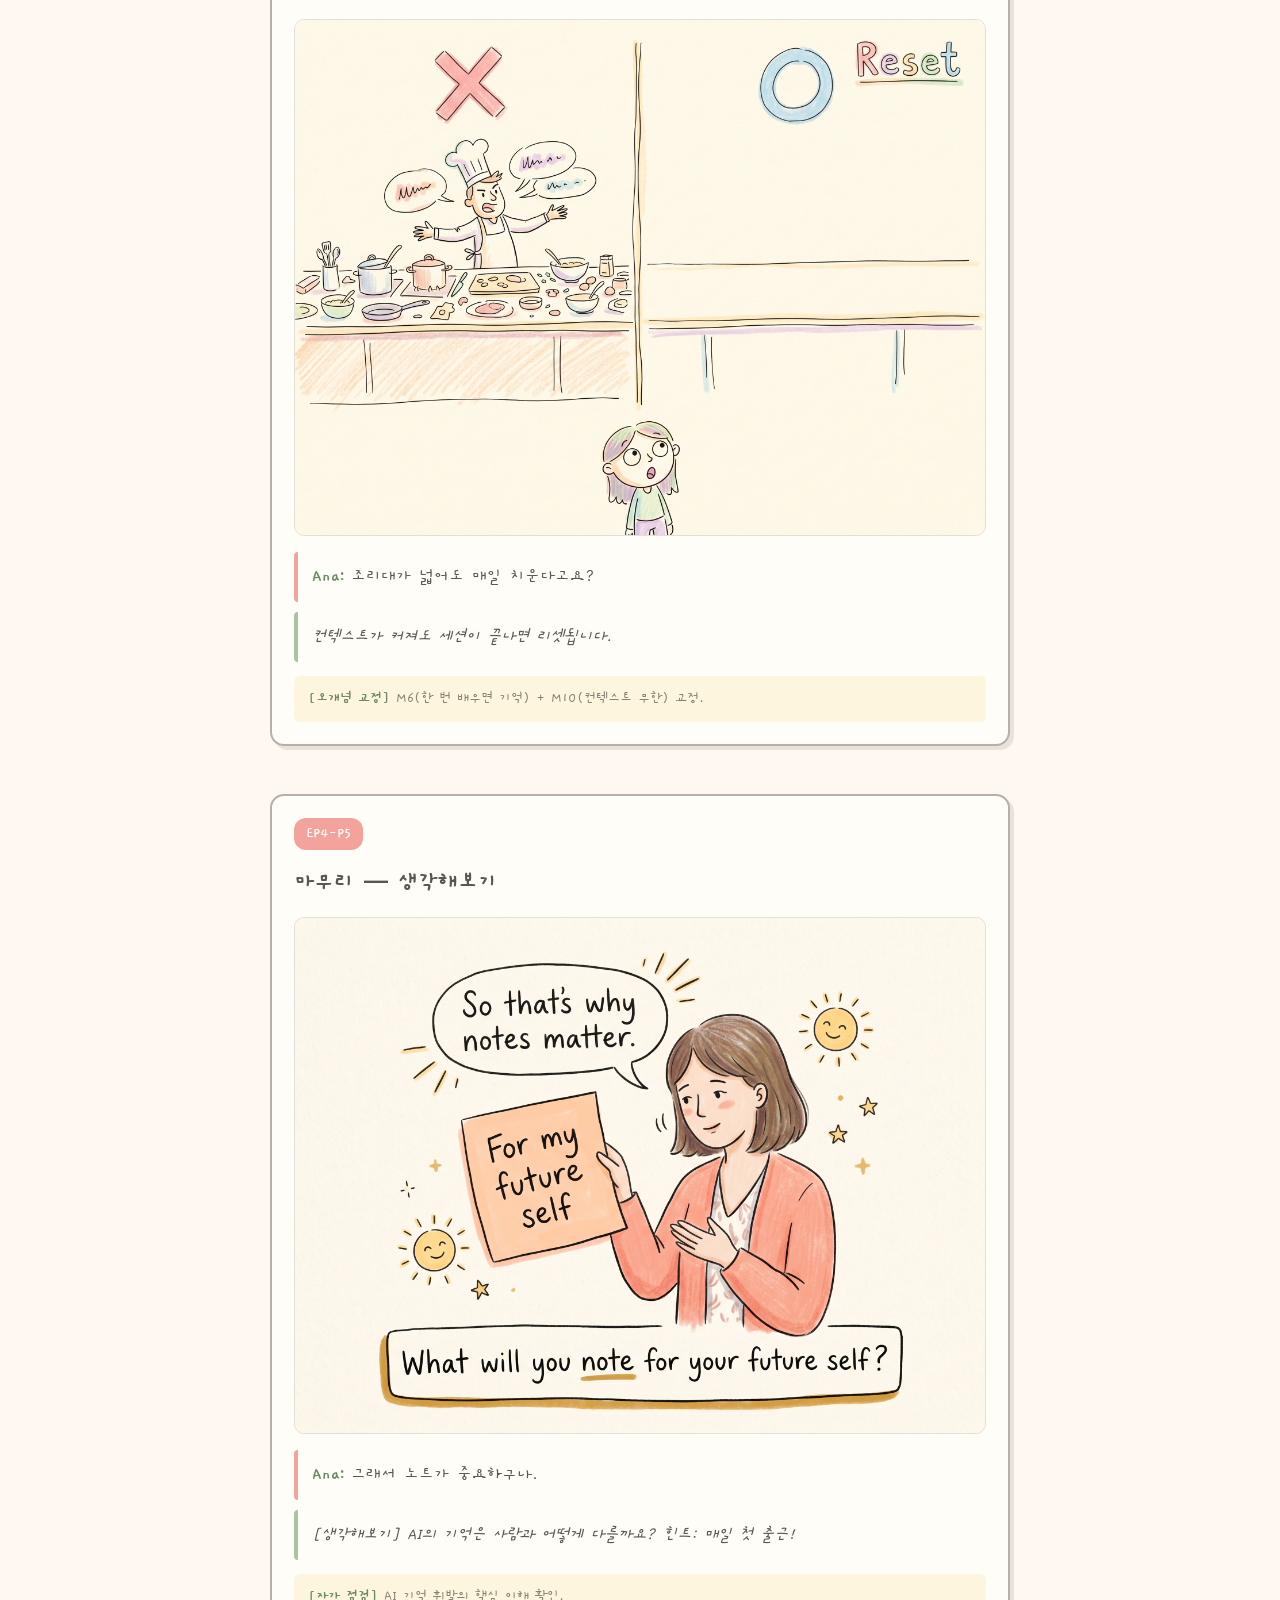
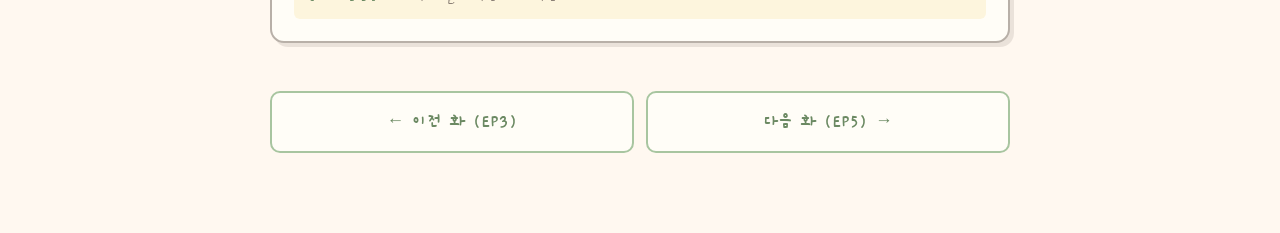
<file: 만화_하네스이해/ep4.html>
<!DOCTYPE html>
<html lang="ko">
<head>
<meta charset="UTF-8">
<meta name="viewport" content="width=device-width, initial-scale=1.0">
<title>EP4. 기억을 잃는 셰프 — 만화로 이해하는 하네스</title>
<link rel="stylesheet" href="style.css">
</head>
<body>
<div class="wrap">
  <div class="topbar">
    <a href="index.html">← 전체 목차</a>
    <a href="all.html">전체 이어 읽기</a>
  </div>

  <header class="ep-header">
    <span class="ep-num">EP4</span>
    <h1>기억을 잃는 셰프</h1>
    <p class="ep-sub">컨텍스트 윈도우와 메모리 — AI는 사람과 다르다</p>
  </header>

  
    <article class="panel" id="EP4-P1">
      <span class="panel-tag">EP4-P1</span>
      <h3>영업 후 — 텅 빈 주방</h3>
      <img src="../_workspace/visual/images/comic_ep4_p1.png" alt="영업 후 — 텅 빈 주방 이미지" loading="lazy">
      <div class="dialogue"><span class="who">소스 셰프:</span>오늘 배운 거, 적어놔야지...</div>
      <div class="narration">영업이 끝나면 셰프들은 오늘을 잊습니다.</div>
      <div class="lesson"><strong>[E3]</strong> AI는 세션이 끝나면 기억을 잃는다 — 기억 휘발.</div>
    </article>
    
    <article class="panel" id="EP4-P2">
      <span class="panel-tag">EP4-P2</span>
      <h3>다음 날 아침 — 새 셰프?</h3>
      <img src="../_workspace/visual/images/comic_ep4_p2.png" alt="다음 날 아침 — 새 셰프? 이미지" loading="lazy">
      <div class="dialogue"><span class="who">소스 셰프:</span>어...여기가 어디지?</div><div class="dialogue"><span class="who">헤드셰프:</span>어제 네가 쓴 노트, 여기 있어.</div>
      <div class="narration">다음 날의 셰프는 어제를 모릅니다.</div>
      <div class="lesson"><strong>[E3]</strong> 메모리 = 내일의 셰프에게 쓰는 조리 노트.</div>
    </article>
    
    <article class="panel" id="EP4-P3">
      <span class="panel-tag">EP4-P3</span>
      <h3>조리대 공간 — 컨텍스트 윈도우</h3>
      <img src="../_workspace/visual/images/comic_ep4_p3.png" alt="조리대 공간 — 컨텍스트 윈도우 이미지" loading="lazy">
      <div class="dialogue"><span class="who">소스 셰프:</span>조리대가 아무리 넓어도 한계가 있어.</div>
      <div class="narration">컨텍스트 윈도우 = 셰프가 한 번에 볼 수 있는 조리대</div>
      <div class="lesson"><strong>[E2]</strong> 컨텍스트 윈도우는 한정된 작업 공간. 영업 끝나면 치워진다.</div>
    </article>
    
    <article class="panel" id="EP4-P4">
      <span class="panel-tag">EP4-P4</span>
      <h3>잠깐, 이건 아니에요! — 오개념 교정</h3>
      <img src="../_workspace/visual/images/comic_ep4_p4.png" alt="잠깐, 이건 아니에요! — 오개념 교정 이미지" loading="lazy">
      <div class="dialogue"><span class="who">Ana:</span>조리대가 넓어도 매일 치운다고요?</div>
      <div class="narration">컨텍스트가 커져도 세션이 끝나면 리셋됩니다.</div>
      <div class="lesson"><strong>[오개념 교정]</strong> M6(한 번 배우면 기억) + M10(컨텍스트 무한) 교정.</div>
    </article>
    
    <article class="panel" id="EP4-P5">
      <span class="panel-tag">EP4-P5</span>
      <h3>마무리 — 생각해보기</h3>
      <img src="../_workspace/visual/images/comic_ep4_p5.png" alt="마무리 — 생각해보기 이미지" loading="lazy">
      <div class="dialogue"><span class="who">Ana:</span>그래서 노트가 중요하구나.</div>
      <div class="narration">[생각해보기] AI의 기억은 사람과 어떻게 다를까요? 힌트: 매일 첫 출근!</div>
      <div class="lesson"><strong>[자가 점검]</strong> AI 기억 휘발의 핵심 이해 확인.</div>
    </article>
    

  <nav class="nav">
    <a href="ep3.html">← 이전 화 (EP3)</a>
    <a href="ep5.html">다음 화 (EP5) →</a>
  </nav>
</div>
</body>
</html>
</file>
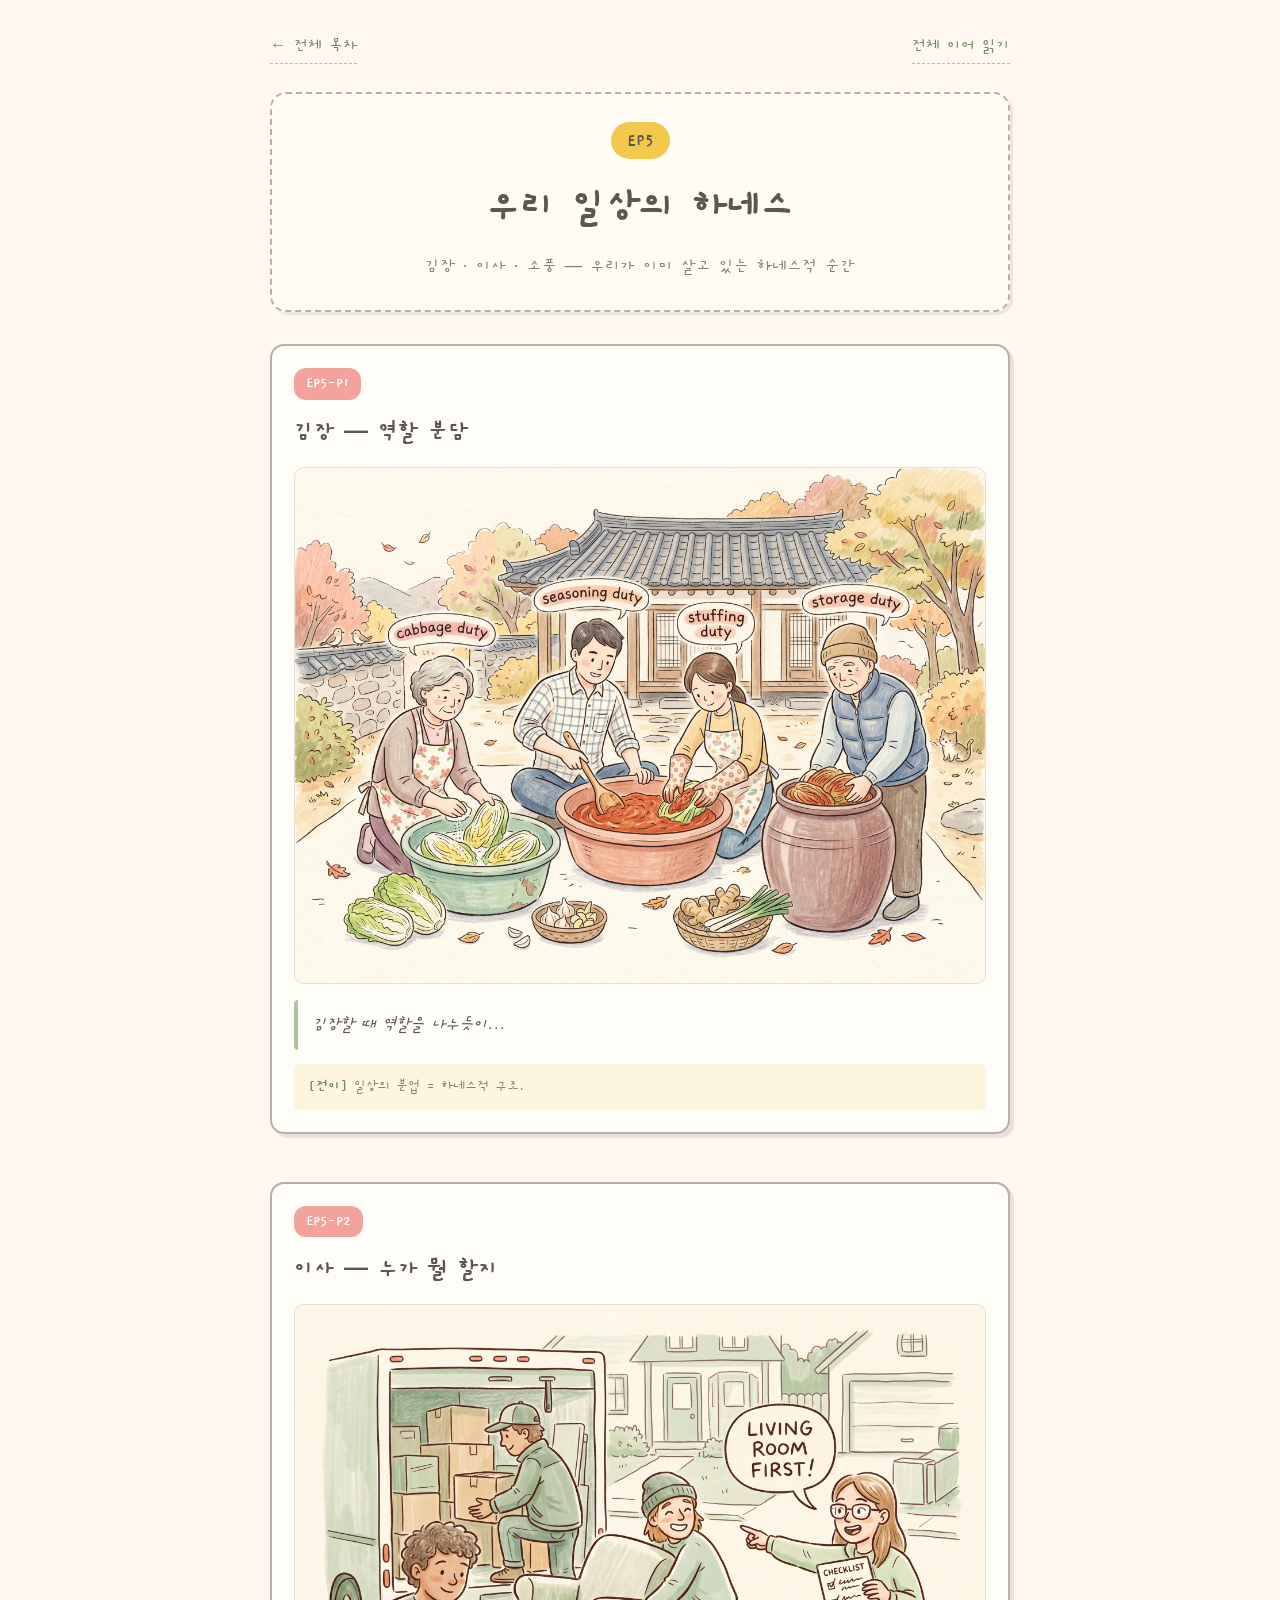
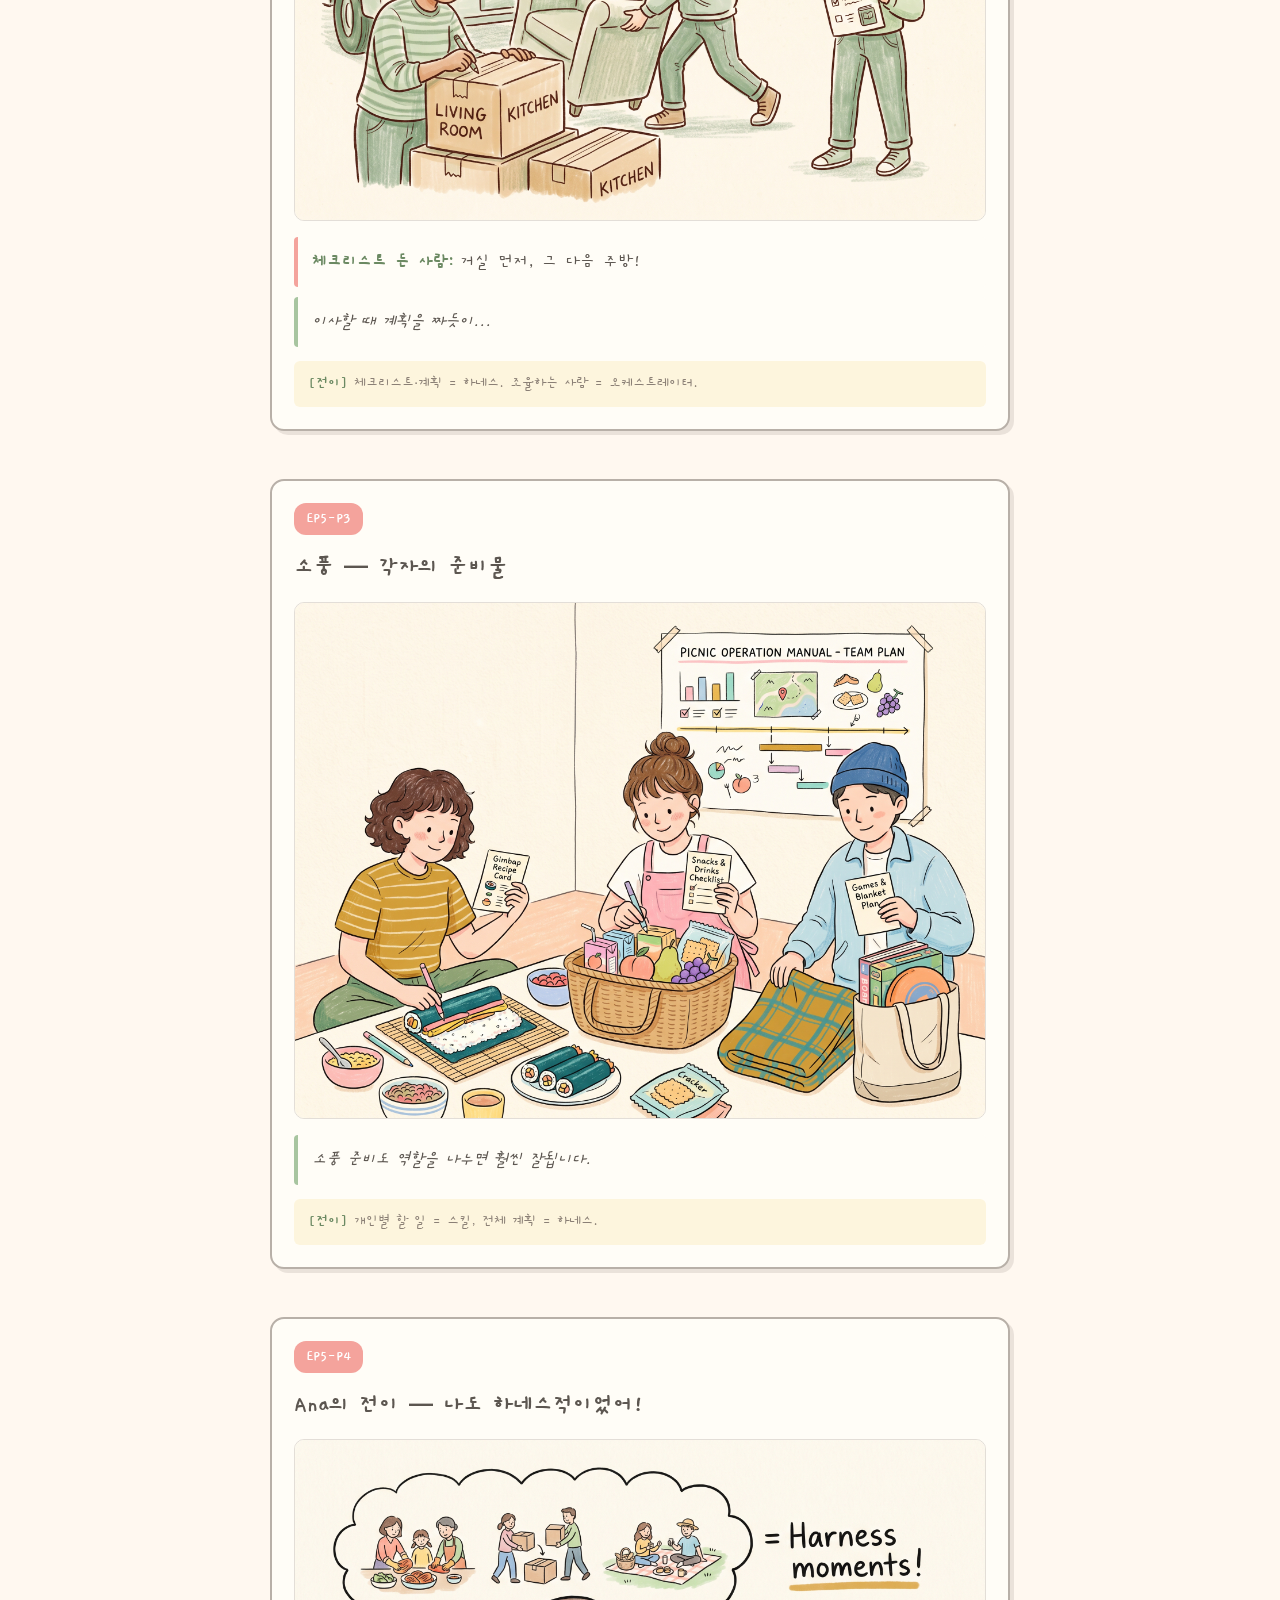
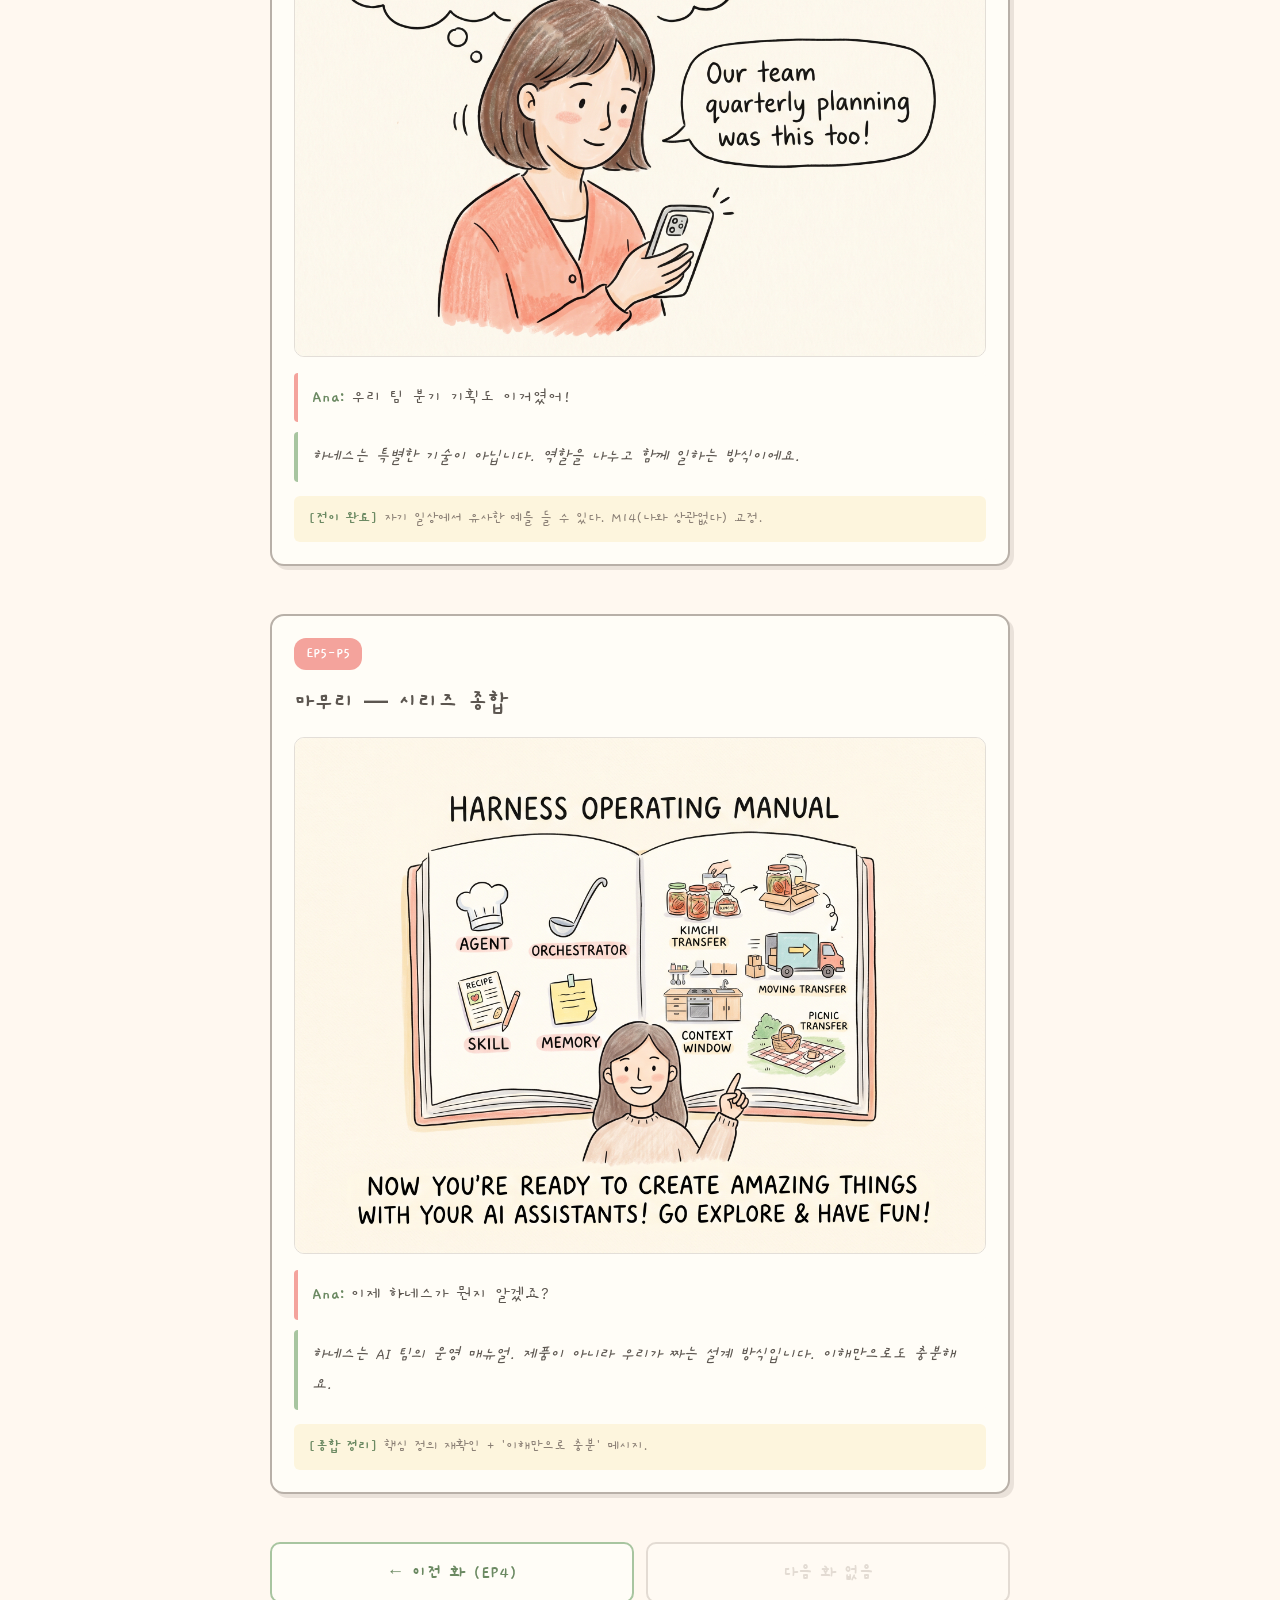
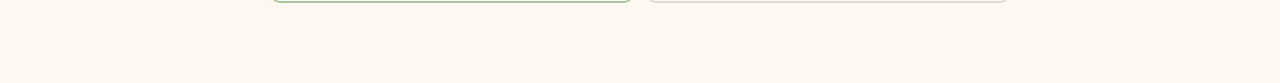
<file: 만화_하네스이해/ep5.html>
<!DOCTYPE html>
<html lang="ko">
<head>
<meta charset="UTF-8">
<meta name="viewport" content="width=device-width, initial-scale=1.0">
<title>EP5. 우리 일상의 하네스 — 만화로 이해하는 하네스</title>
<link rel="stylesheet" href="style.css">
</head>
<body>
<div class="wrap">
  <div class="topbar">
    <a href="index.html">← 전체 목차</a>
    <a href="all.html">전체 이어 읽기</a>
  </div>

  <header class="ep-header">
    <span class="ep-num">EP5</span>
    <h1>우리 일상의 하네스</h1>
    <p class="ep-sub">김장 · 이사 · 소풍 — 우리가 이미 살고 있는 하네스적 순간</p>
  </header>

  
    <article class="panel" id="EP5-P1">
      <span class="panel-tag">EP5-P1</span>
      <h3>김장 — 역할 분담</h3>
      <img src="../_workspace/visual/images/comic_ep5_p1.png" alt="김장 — 역할 분담 이미지" loading="lazy">
      
      <div class="narration">김장할 때 역할을 나누듯이...</div>
      <div class="lesson"><strong>[전이]</strong> 일상의 분업 = 하네스적 구조.</div>
    </article>
    
    <article class="panel" id="EP5-P2">
      <span class="panel-tag">EP5-P2</span>
      <h3>이사 — 누가 뭘 할지</h3>
      <img src="../_workspace/visual/images/comic_ep5_p2.png" alt="이사 — 누가 뭘 할지 이미지" loading="lazy">
      <div class="dialogue"><span class="who">체크리스트 든 사람:</span>거실 먼저, 그 다음 주방!</div>
      <div class="narration">이사할 때 계획을 짜듯이...</div>
      <div class="lesson"><strong>[전이]</strong> 체크리스트·계획 = 하네스. 조율하는 사람 = 오케스트레이터.</div>
    </article>
    
    <article class="panel" id="EP5-P3">
      <span class="panel-tag">EP5-P3</span>
      <h3>소풍 — 각자의 준비물</h3>
      <img src="../_workspace/visual/images/comic_ep5_p3.png" alt="소풍 — 각자의 준비물 이미지" loading="lazy">
      
      <div class="narration">소풍 준비도 역할을 나누면 훨씬 잘됩니다.</div>
      <div class="lesson"><strong>[전이]</strong> 개인별 할 일 = 스킬, 전체 계획 = 하네스.</div>
    </article>
    
    <article class="panel" id="EP5-P4">
      <span class="panel-tag">EP5-P4</span>
      <h3>Ana의 전이 — 나도 하네스적이었어!</h3>
      <img src="../_workspace/visual/images/comic_ep5_p4.png" alt="Ana의 전이 — 나도 하네스적이었어! 이미지" loading="lazy">
      <div class="dialogue"><span class="who">Ana:</span>우리 팀 분기 기획도 이거였어!</div>
      <div class="narration">하네스는 특별한 기술이 아닙니다. 역할을 나누고 함께 일하는 방식이에요.</div>
      <div class="lesson"><strong>[전이 완료]</strong> 자기 일상에서 유사한 예를 들 수 있다. M14(나와 상관없다) 교정.</div>
    </article>
    
    <article class="panel" id="EP5-P5">
      <span class="panel-tag">EP5-P5</span>
      <h3>마무리 — 시리즈 종합</h3>
      <img src="../_workspace/visual/images/comic_ep5_p5.png" alt="마무리 — 시리즈 종합 이미지" loading="lazy">
      <div class="dialogue"><span class="who">Ana:</span>이제 하네스가 뭔지 알겠죠?</div>
      <div class="narration">하네스는 AI 팀의 운영 매뉴얼. 제품이 아니라 우리가 짜는 설계 방식입니다. 이해만으로도 충분해요.</div>
      <div class="lesson"><strong>[종합 정리]</strong> 핵심 정의 재확인 + '이해만으로 충분' 메시지.</div>
    </article>
    

  <nav class="nav">
    <a href="ep4.html">← 이전 화 (EP4)</a>
    <a class="disabled">다음 화 없음</a>
  </nav>
</div>
</body>
</html>
</file>
<file: 만화_하네스이해/style.css>
@import url('https://fonts.googleapis.com/css2?family=Gaegu:wght@400;700&family=Nanum+Pen+Script&display=swap');
* { margin: 0; padding: 0; box-sizing: border-box; }
html, body {
  background: #FFF8F0;
  color: #5C5650;
  font-family: 'Gaegu', 'Nanum Pen Script', sans-serif;
  line-height: 1.7;
}
body::before {
  content: "";
  position: fixed; inset: 0;
  background-image:
    radial-gradient(rgba(184,176,168,0.06) 1px, transparent 1px),
    radial-gradient(rgba(184,176,168,0.04) 1px, transparent 1px);
  background-size: 24px 24px, 37px 37px;
  background-position: 0 0, 12px 19px;
  pointer-events: none;
  z-index: 0;
}
.wrap {
  max-width: 780px;
  margin: 0 auto;
  padding: 32px 20px 80px;
  position: relative;
  z-index: 1;
}
.topbar {
  display: flex;
  justify-content: space-between;
  align-items: center;
  margin-bottom: 28px;
  font-size: 1.05rem;
}
.topbar a {
  color: #6B8962;
  text-decoration: none;
  border-bottom: 1.5px dashed #A8C5A0;
  padding-bottom: 2px;
}
.topbar a:hover { color: #F4A39C; border-bottom-color: #F4A39C; }
.ep-header {
  text-align: center;
  padding: 28px 20px;
  margin-bottom: 32px;
  background: rgba(255,253,247,0.8);
  border: 2px dashed #B8B0A8;
  border-radius: 16px;
  box-shadow: 3px 3px 0 rgba(184,176,168,0.25);
}
.ep-num {
  display: inline-block;
  padding: 4px 16px;
  background: #F2C94C;
  border-radius: 20px;
  font-weight: 700;
  color: #5C5650;
  margin-bottom: 12px;
  font-size: 1.1rem;
}
h1 {
  font-size: clamp(1.8rem, 5vw, 2.6rem);
  color: #5C5650;
  margin-bottom: 10px;
}
.ep-sub {
  color: #8A7F75;
  font-size: 1.1rem;
}
.panel {
  margin-bottom: 48px;
  background: #FFFDF7;
  border: 2px solid #B8B0A8;
  border-radius: 14px;
  padding: 22px;
  box-shadow: 4px 4px 0 rgba(184,176,168,0.3);
}
.panel-tag {
  display: inline-block;
  padding: 3px 12px;
  background: #F4A39C;
  color: #fff;
  border-radius: 12px;
  font-weight: 700;
  font-size: 0.95rem;
  margin-bottom: 12px;
}
.panel h3 {
  color: #5C5650;
  font-size: 1.5rem;
  margin-bottom: 14px;
}
.panel img {
  width: 100%;
  height: auto;
  border-radius: 10px;
  border: 1.5px solid rgba(184,176,168,0.4);
  margin-bottom: 16px;
  display: block;
}
.dialogue {
  background: #FFFDF7;
  border-left: 4px solid #F4A39C;
  padding: 10px 14px;
  margin-bottom: 10px;
  border-radius: 4px;
  font-size: 1.1rem;
}
.dialogue .who {
  font-weight: 700;
  color: #6B8962;
  margin-right: 6px;
}
.narration {
  background: #FFFDF7;
  border-left: 4px solid #A8C5A0;
  padding: 10px 14px;
  margin: 10px 0;
  border-radius: 4px;
  font-style: italic;
  color: #5C5650;
  font-size: 1.1rem;
}
.lesson {
  margin-top: 14px;
  padding: 10px 14px;
  background: rgba(242,201,76,0.15);
  border-radius: 6px;
  font-size: 0.95rem;
  color: #8A7F75;
}
.lesson strong { color: #6B8962; }
.nav {
  display: flex;
  justify-content: space-between;
  gap: 12px;
  margin-top: 36px;
}
.nav a {
  flex: 1;
  padding: 14px 18px;
  background: #FFFDF7;
  border: 2px solid #A8C5A0;
  border-radius: 10px;
  text-decoration: none;
  color: #6B8962;
  font-weight: 700;
  text-align: center;
  transition: all 0.2s ease;
  font-size: 1.1rem;
}
.nav a:hover {
  background: #A8C5A0;
  color: #fff;
  transform: translate(-1px, -1px);
}
.nav a.disabled {
  opacity: 0.4;
  pointer-events: none;
  border-color: #B8B0A8;
  color: #B8B0A8;
}
@media (max-width: 520px) {
  .wrap { padding: 20px 12px 60px; }
  .ep-header { padding: 20px 14px; }
  .panel { padding: 16px; }
}
</file>
